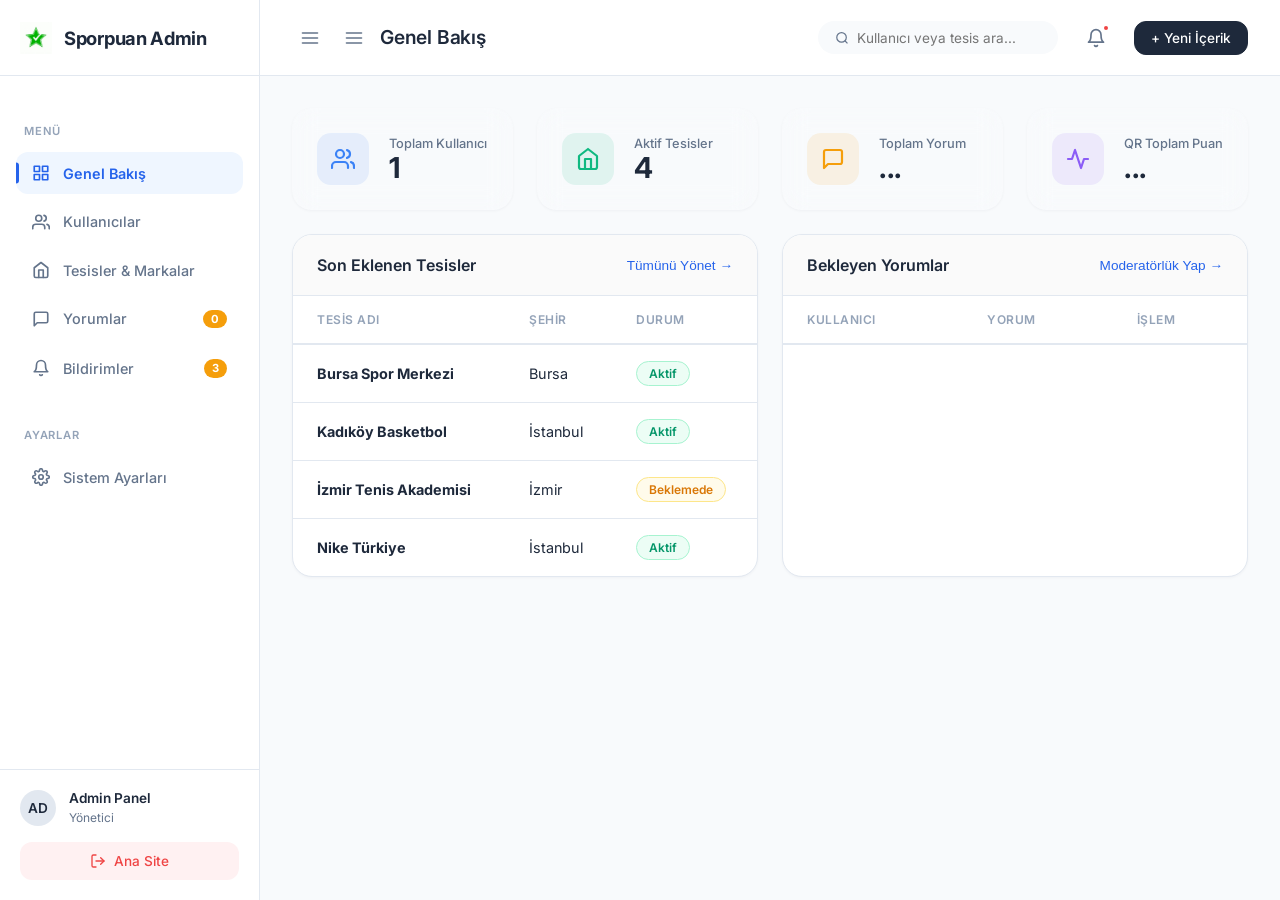
<file: dashboard.html>
<!DOCTYPE html>
<html lang="tr">
<head>
    <meta charset="UTF-8">
    <meta name="viewport" content="width=device-width, initial-scale=1.0">
    <title>Yönetim Paneli | Sporpuan</title>
    <link href="https://fonts.googleapis.com/css2?family=Outfit:wght@300;400;500;600;700;800&family=Inter:wght@200;400;800&display=swap" rel="stylesheet">
    <link rel="stylesheet" href="style.css">
    <link rel="stylesheet" href="dashboard.css">
    <link rel="icon" href="sporpuan_logo_new.png">
</head>
<body class="dashboard-body">

    <!-- NOTIFICATION PANEL OVERLAY -->
    <div id="notif-overlay" style="display:none; position:fixed; inset:0; z-index:900;" onclick="closeNotifPanel()"></div>
    <div id="notif-panel" style="display:none; position:fixed; top:64px; right:24px; width:360px; background:#fff; border-radius:16px; box-shadow:0 20px 60px rgba(15,23,42,.15); z-index:1000; overflow:hidden;">
        <div style="display:flex; align-items:center; justify-content:space-between; padding:1.25rem 1.5rem; border-bottom:1px solid #f1f5f9;">
            <h4 style="margin:0; font-size:1rem; font-weight:700; color:#0f172a;">Bildirimler</h4>
            <button onclick="markAllRead()" style="background:none; border:none; color:#3b82f6; font-size:0.78rem; font-weight:600; cursor:pointer;">Tümünü Okundu İşaretle</button>
        </div>
        <div id="notif-list" style="max-height:400px; overflow-y:auto;">    </div>
    </div>

    <!-- ADD CONTENT MODAL -->
    <div id="content-modal-overlay" style="display:none; position:fixed; inset:0; background:rgba(15,23,42,0.6); z-index:1100; align-items:center; justify-content:center; overflow-y:auto; padding:2rem 0;">
        <div id="content-modal-box" style="background:#fff; border-radius:20px; width:100%; max-width:620px; box-shadow:0 30px 80px rgba(0,0,0,.2); position:relative; margin:auto;">
            <!-- Header -->
            <div style="display:flex; align-items:center; justify-content:space-between; padding:1.75rem 2rem 0;">
                <div>
                    <h3 id="modal-main-title" style="margin:0 0 0.25rem; font-size:1.3rem; font-weight:800; color:#0f172a;">Yeni İçerik Ekle</h3>
                    <p style="margin:0; color:#64748b; font-size:0.85rem;">Türü seçin ve alanları doldurun.</p>
                </div>
                <button onclick="closeContentModal()" style="background:#f1f5f9; border:none; border-radius:50%; width:34px; height:34px; cursor:pointer; font-size:1.1rem; display:flex; align-items:center; justify-content:center;">✕</button>
            </div>

            <!-- Type Selector -->
            <div style="display:flex; gap:0.6rem; padding:1.25rem 2rem; border-bottom:1px solid #f1f5f9;">
                <button class="content-type-btn active" data-type="facility" onclick="selectContentType(this)">🏢 Tesis</button>
                <button class="content-type-btn" data-type="brand" onclick="selectContentType(this)">🏷️ Marka</button>
                <button class="content-type-btn" data-type="event" onclick="selectContentType(this)">📅 Etkinlik</button>
            </div>

            <form id="add-content-form" onsubmit="submitNewContent(event)" style="padding:1.5rem 2rem 2rem;">

                <!-- ═══════════ TESİS FORM ═══════════ -->
                <div id="fields-facility">
                    <div style="display:grid; grid-template-columns:1fr 1fr; gap:1rem; margin-bottom:1rem;">
                        <div style="grid-column:1/-1;">
                            <label class="fld-label">Tesis Adı *</label>
                            <input type="text" id="f-name" required placeholder="Örn: Bursa Fitness Plus" class="fld-input">
                        </div>
                        <div>
                            <label class="fld-label">Kategori</label>
                            <select id="f-category" class="fld-input">
                                <option>Fitness</option><option>Yüzme Havuzu</option><option>Tenis Kortu</option>
                                <option>Açık Saha</option><option>Spor Salonu</option><option>Outdoor</option>
                                <option>Basketbol Sahası</option><option>Futbol Sahası</option>
                            </select>
                        </div>
                        <div>
                            <label class="fld-label">Şehir</label>
                            <select id="f-city" class="fld-input">
                                <option>İstanbul</option><option>Ankara</option><option>İzmir</option>
                                <option>Bursa</option><option>Antalya</option><option>Trabzon</option>
                                <option>Konya</option><option>Adana</option>
                            </select>
                        </div>
                        <div>
                            <label class="fld-label">Açık Adres</label>
                            <input type="text" id="f-address" placeholder="Mahalle, ilçe..." class="fld-input">
                        </div>
                        <div>
                            <label class="fld-label">Telefon</label>
                            <input type="tel" id="f-phone" placeholder="0212 000 00 00" class="fld-input">
                        </div>
                        <div>
                            <label class="fld-label">Website</label>
                            <input type="url" id="f-website" placeholder="https://..." class="fld-input">
                        </div>
                        <div>
                            <label class="fld-label">Açılış Saati</label>
                            <input type="time" id="f-open" value="08:00" class="fld-input">
                        </div>
                        <div>
                            <label class="fld-label">Kapanış Saati</label>
                            <input type="time" id="f-close" value="22:00" class="fld-input">
                        </div>
                        <div style="grid-column:1/-1;">
                            <label class="fld-label">Açıklama</label>
                            <textarea id="f-desc" rows="3" placeholder="Tesis hakkında kısa açıklama..." class="fld-input" style="resize:none;"></textarea>
                        </div>
                        <div>
                            <label class="fld-label">Sahip / Firma Adı</label>
                            <input type="text" id="f-owner" placeholder="Örn: Spor A.Ş." class="fld-input">
                        </div>
                        <div>
                            <label class="fld-label">Başlangıç Puanı</label>
                            <input type="number" id="f-score" value="7.5" min="0" max="10" step="0.1" class="fld-input">
                        </div>
                        <div style="grid-column:1/-1;">
                            <label class="fld-label">Görsel / Logo URL</label>
                            <input type="url" id="f-image" placeholder="https://images.unsplash.com/photo-..." class="fld-input">
                        </div>

                    </div>
                </div>

                <!-- ═══════════ MARKA FORM ═══════════ -->
                <div id="fields-brand" style="display:none;">
                    <div style="display:grid; grid-template-columns:1fr 1fr; gap:1rem; margin-bottom:1rem;">
                        <div style="grid-column:1/-1;">
                            <label class="fld-label">Marka Adı *</label>
                            <input type="text" id="b-name" placeholder="Örn: Nike Türkiye" class="fld-input">
                        </div>
                        <div>
                            <label class="fld-label">Marka Türü</label>
                            <select id="b-type" class="fld-input">
                                <option>Spor Giyim</option><option>Ayakkabı</option><option>Ekipman</option>
                                <option>Beslenme / Supplement</option><option>Teknoloji</option><option>Diğer</option>
                            </select>
                        </div>
                        <div>
                            <label class="fld-label">Ülke / Köken</label>
                            <input type="text" id="b-country" placeholder="Örn: Türkiye" class="fld-input">
                        </div>
                        <div>
                            <label class="fld-label">Website</label>
                            <input type="url" id="b-website" placeholder="https://..." class="fld-input">
                        </div>
                        <div>
                            <label class="fld-label">İletişim E-Posta</label>
                            <input type="email" id="b-email" placeholder="info@marka.com" class="fld-input">
                        </div>
                        <div>
                            <label class="fld-label">Instagram</label>
                            <input type="text" id="b-instagram" placeholder="@kullanici" class="fld-input">
                        </div>
                        <div>
                            <label class="fld-label">Twitter / X</label>
                            <input type="text" id="b-twitter" placeholder="@kullanici" class="fld-input">
                        </div>
                        <div>
                            <label class="fld-label">LinkedIn</label>
                            <input type="url" id="b-linkedin" placeholder="https://linkedin.com/..." class="fld-input">
                        </div>
                        <div style="grid-column:1/-1;">
                            <label class="fld-label">Marka Açıklaması</label>
                            <textarea id="b-desc" rows="3" placeholder="Markanın kısa tanıtımı..." class="fld-input" style="resize:none;"></textarea>
                        </div>
                        <div>
                            <label class="fld-label">Başlangıç Puanı</label>
                            <input type="number" id="b-score" value="7.0" min="0" max="10" step="0.1" class="fld-input">
                        </div>
                        <div>
                            <label class="fld-label">Resmi Ortak mı?</label>
                            <select id="b-partner" class="fld-input">
                                <option value="0">Hayır</option>
                                <option value="1">Evet – Onaylı Ortak</option>
                            </select>
                        </div>
                    </div>
                </div>

                <!-- ═══════════ ETKİNLİK FORM ═══════════ -->
                <div id="fields-event" style="display:none;">
                    <div style="display:grid; grid-template-columns:1fr 1fr; gap:1rem; margin-bottom:1rem;">
                        <div style="grid-column:1/-1;">
                            <label class="fld-label">Etkinlik Adı *</label>
                            <input type="text" id="e-name" placeholder="Örn: İstanbul Maraton 2026" class="fld-input">
                        </div>
                        <div>
                            <label class="fld-label">Etkinlik Türü</label>
                            <select id="e-type" class="fld-input">
                                <option>Maraton</option><option>Triatlon</option><option>Festival</option>
                                <option>Turnuva</option><option>Kamp</option><option>Antrenman</option>
                                <option>Seminer / Workshop</option><option>Diğer</option>
                            </select>
                        </div>
                        <div>
                            <label class="fld-label">Şehir</label>
                            <select id="e-city" class="fld-input">
                                <option>İstanbul</option><option>Ankara</option><option>İzmir</option>
                                <option>Bursa</option><option>Antalya</option><option>Trabzon</option>
                            </select>
                        </div>
                        <div>
                            <label class="fld-label">Tarih</label>
                            <input type="date" id="e-date" class="fld-input">
                        </div>
                        <div>
                            <label class="fld-label">Başlangıç Saati</label>
                            <input type="time" id="e-time" value="09:00" class="fld-input">
                        </div>
                        <div>
                            <label class="fld-label">Mekan</label>
                            <input type="text" id="e-location" placeholder="Örn: Harbiye Cemil Topuzlu Açık Hava" class="fld-input">
                        </div>
                        <div>
                            <label class="fld-label">Max. Katılımcı</label>
                            <input type="number" id="e-capacity" placeholder="500" min="1" class="fld-input">
                        </div>
                        <div>
                            <label class="fld-label">Ücret (₺)</label>
                            <input type="number" id="e-price" placeholder="0 = Ücretsiz" min="0" value="0" class="fld-input">
                        </div>
                        <div>
                            <label class="fld-label">Organizatör</label>
                            <input type="text" id="e-organizer" placeholder="Organizer adı veya firma" class="fld-input">
                        </div>
                        <div>
                            <label class="fld-label">Kayıt Linki</label>
                            <input type="url" id="e-register" placeholder="https://..." class="fld-input">
                        </div>
                        <div style="grid-column:1/-1;">
                            <label class="fld-label">Etkinlik Açıklaması</label>
                            <textarea id="e-desc" rows="3" placeholder="Etkinlik detayları, program..." class="fld-input" style="resize:none;"></textarea>
                        </div>
                    </div>
                </div>

                <!-- Buttons -->
                <div style="display:flex; gap:0.75rem; justify-content:flex-end; margin-top:0.5rem; padding-top:1rem; border-top:1px solid #f1f5f9;">
                    <button type="button" onclick="closeContentModal()" style="background:#f1f5f9; border:none; border-radius:10px; padding:0.75rem 1.5rem; font-weight:600; cursor:pointer; color:#475569; font-family:inherit;">İptal</button>
                    <button type="submit" style="background:#0f172a; color:#fff; border:none; border-radius:10px; padding:0.75rem 1.75rem; font-weight:700; cursor:pointer; font-family:inherit;">Kaydet &amp; Ekle ✓</button>
                </div>
            </form>
        </div>
    </div>

    <!-- EDIT MODAL (for facilities, brands, events) -->
    <div id="edit-modal-overlay" style="display:none; position:fixed; inset:0; background:rgba(15,23,42,0.6); z-index:1100; align-items:center; justify-content:center; overflow-y:auto; padding:2rem 0;">
        <div style="background:#fff; border-radius:20px; width:100%; max-width:620px; box-shadow:0 30px 80px rgba(0,0,0,.2); position:relative; margin:auto;">
            <div style="display:flex; align-items:center; justify-content:space-between; padding:1.75rem 2rem 0;">
                <h3 id="edit-modal-title" style="margin:0; font-size:1.2rem; font-weight:800; color:#0f172a;">İçerik Düzenle</h3>
                <button onclick="closeEditModal()" style="background:#f1f5f9; border:none; border-radius:50%; width:34px; height:34px; cursor:pointer; font-size:1.1rem; display:flex; align-items:center; justify-content:center;">✕</button>
            </div>
            <form id="edit-content-form" onsubmit="submitEditContent(event)" style="padding:1.5rem 2rem 2rem;">
                <input type="hidden" id="edit-index">
                <div style="display:grid; grid-template-columns:1fr 1fr; gap:1rem; margin-bottom:1rem;">
                    <div style="grid-column:1/-1;">
                        <label class="fld-label">Ad / Başlık *</label>
                        <input type="text" id="edit-name" required class="fld-input">
                    </div>
                    <div>
                        <label class="fld-label">Kategori / Tür</label>
                        <input type="text" id="edit-category" class="fld-input">
                    </div>
                    <div>
                        <label class="fld-label">Şehir / Konum</label>
                        <input type="text" id="edit-city" class="fld-input">
                    </div>
                    <div>
                        <label class="fld-label">Puan (0-10)</label>
                        <input type="number" id="edit-score" min="0" max="10" step="0.1" class="fld-input">
                    </div>
                    <div>
                        <label class="fld-label">Durum</label>
                        <select id="edit-status" class="fld-input">
                            <option value="Aktif">Aktif</option>
                            <option value="Beklemede">Beklemede</option>
                            <option value="Pasif">Pasif</option>
                        </select>
                    </div>
                    <!-- FACILITY ONLY FIELDS (Hidden/Shown by JS) -->
                    <div id="edit-facility-extra" style="grid-column:1/-1; display:grid; grid-template-columns:1fr 1fr; gap:1rem;">
                        <div>
                            <label class="fld-label">Telefon</label>
                            <input type="text" id="edit-phone" class="fld-input">
                        </div>
                        <div>
                            <label class="fld-label">Açılış Saati</label>
                            <input type="time" id="edit-open" class="fld-input">
                        </div>
                        <div>
                            <label class="fld-label">Kapanış Saati</label>
                            <input type="time" id="edit-close" class="fld-input">
                        </div>
                        <div style="grid-column:1/-1;">
                            <label class="fld-label">Görsel URL</label>
                            <input type="url" id="edit-image" class="fld-input">
                        </div>
                        <div style="grid-column:1/-1;">
                            <label class="fld-label">Açıklama</label>
                            <textarea id="edit-desc" rows="3" class="fld-input" style="resize:none;"></textarea>
                        </div>
                    </div>
                </div>
                <div style="display:flex; gap:0.75rem; justify-content:flex-end; padding-top:1rem; border-top:1px solid #f1f5f9;">
                    <button type="button" onclick="closeEditModal()" style="background:#f1f5f9; border:none; border-radius:10px; padding:0.75rem 1.5rem; font-weight:600; cursor:pointer; color:#475569; font-family:inherit;">İptal</button>
                    <button type="submit" style="background:#0f172a; color:#fff; border:none; border-radius:10px; padding:0.75rem 1.75rem; font-weight:700; cursor:pointer; font-family:inherit;">Güncelle ✓</button>
                </div>
            </form>
        </div>
    </div>


    <!-- EDIT USER MODAL -->
    <div id="edit-user-modal-overlay" style="display:none; position:fixed; inset:0; background:rgba(15,23,42,0.6); z-index:1100; align-items:center; justify-content:center;">
        <div style="background:#fff; border-radius:20px; width:100%; max-width:480px; box-shadow:0 30px 80px rgba(0,0,0,.2); position:relative; margin:auto;">
            <div style="display:flex; align-items:center; justify-content:space-between; padding:1.75rem 2rem 0;">
                <h3 style="margin:0; font-size:1.2rem; font-weight:800; color:#0f172a;">Kullanıcı Düzenle</h3>
                <button onclick="closeUserEditModal()" style="background:#f1f5f9; border:none; border-radius:50%; width:34px; height:34px; cursor:pointer; font-size:1.1rem; display:flex; align-items:center; justify-content:center;">✕</button>
            </div>
            <form id="edit-user-form" onsubmit="submitUserEdit(event)" style="padding:1.5rem 2rem 2rem;">
                <input type="hidden" id="edit-user-id">
                <div style="display:flex; flex-direction:column; gap:1rem; margin-bottom:1.5rem;">
                    <div>
                        <label class="fld-label">Ad Soyad</label>
                        <input type="text" id="edit-user-name" required class="fld-input">
                    </div>
                    <div>
                        <label class="fld-label">Rol</label>
                        <select id="edit-user-role" class="fld-input">
                            <option value="Kullanıcı">Kullanıcı</option>
                            <option value="Admin">Admin</option>
                        </select>
                    </div>
                    <div>
                        <label class="fld-label">Puan (🏅)</label>
                        <input type="number" id="edit-user-points" min="0" class="fld-input">
                    </div>
                </div>
                <div style="display:flex; gap:0.75rem; justify-content:flex-end;">
                    <button type="button" onclick="closeUserEditModal()" style="background:#f1f5f9; border:none; border-radius:10px; padding:0.75rem 1.5rem; font-weight:600; cursor:pointer; color:#475569; font-family:inherit;">İptal</button>
                    <button type="submit" style="background:#0f172a; color:#fff; border:none; border-radius:10px; padding:0.75rem 1.75rem; font-weight:700; cursor:pointer; font-family:inherit;">Kaydet ✓</button>
                </div>
            </form>
        </div>
    </div>

    <div class="dash-layout">
        <!-- SIDEBAR -->
        <aside class="dash-sidebar">
            <div class="ds-logo">
                <img src="sporpuan_logo_new.png" alt="Sporpuan Logo">
                <span>Sporpuan Admin</span>
            </div>
            
            <nav class="ds-nav">
                <div class="ds-nav-group">Menü</div>
                <button class="ds-nav-item active" data-tab="overview">
                    <svg viewBox="0 0 24 24"><rect x="3" y="3" width="7" height="7"></rect><rect x="14" y="3" width="7" height="7"></rect><rect x="14" y="14" width="7" height="7"></rect><rect x="3" y="14" width="7" height="7"></rect></svg>
                    <span>Genel Bakış</span>
                </button>
                <button class="ds-nav-item" data-tab="users">
                    <svg viewBox="0 0 24 24"><path d="M17 21v-2a4 4 0 0 0-4-4H5a4 4 0 0 0-4 4v2"></path><circle cx="9" cy="7" r="4"></circle><path d="M23 21v-2a4 4 0 0 0-3-3.87"></path><path d="M16 3.13a4 4 0 0 1 0 7.75"></path></svg>
                    <span>Kullanıcılar</span>
                </button>
                <button class="ds-nav-item" data-tab="facilities">
                    <svg viewBox="0 0 24 24"><path d="M3 9l9-7 9 7v11a2 2 0 0 1-2 2H5a2 2 0 0 1-2-2z"></path><polyline points="9 22 9 12 15 12 15 22"></polyline></svg>
                    <span>Tesisler &amp; Markalar</span>
                </button>
                <button class="ds-nav-item" data-tab="reviews">
                    <svg viewBox="0 0 24 24"><path d="M21 15a2 2 0 0 1-2 2H7l-4 4V5a2 2 0 0 1 2-2h14a2 2 0 0 1 2 2z"></path></svg>
                    <span>Yorumlar</span> <span class="badge warning ml-auto" id="pending-comments-badge">0</span>
                </button>
                <button class="ds-nav-item" data-tab="notifications">
                    <svg viewBox="0 0 24 24"><path d="M18 8A6 6 0 0 0 6 8c0 7-3 9-3 9h18s-3-2-3-9"></path><path d="M13.73 21a2 2 0 0 1-3.46 0"></path></svg>
                    <span>Bildirimler</span> <span class="badge danger ml-auto" id="notif-badge">3</span>
                </button>
                
                <div class="ds-nav-group" style="margin-top:2rem;">Ayarlar</div>
                <button class="ds-nav-item" data-tab="settings">
                    <svg viewBox="0 0 24 24"><circle cx="12" cy="12" r="3"></circle><path d="M19.4 15a1.65 1.65 0 0 0 .33 1.82l.06.06a2 2 0 0 1 0 2.83 2 2 0 0 1-2.83 0l-.06-.06a1.65 1.65 0 0 0-1.82-.33 1.65 1.65 0 0 0-1 1.51V21a2 2 0 0 1-2 2 2 2 0 0 1-2-2v-.09A1.65 1.65 0 0 0 9 19.4a1.65 1.65 0 0 0-1.82.33l-.06.06a2 2 0 0 1-2.83 0 2 2 0 0 1 0-2.83l.06-.06A1.65 1.65 0 0 0 4.68 15a1.65 1.65 0 0 0-1.51-1H3a2 2 0 0 1-2-2 2 2 0 0 1 2-2h.09A1.65 1.65 0 0 0 4.6 9a1.65 1.65 0 0 0-.33-1.82l-.06-.06a2 2 0 0 1 0-2.83 2 2 0 0 1 2.83 0l.06.06A1.65 1.65 0 0 0 9 4.68a1.65 1.65 0 0 0 1-1.51V3a2 2 0 0 1 2-2 2 2 0 0 1 2 2v.09a1.65 1.65 0 0 0 1 1.51 1.65 1.65 0 0 0 1.82-.33l.06-.06a2 2 0 0 1 2.83 0 2 2 0 0 1 0 2.83l-.06.06A1.65 1.65 0 0 0 19.4 9a1.65 1.65 0 0 0 1.51 1H21a2 2 0 0 1 2 2 2 2 0 0 1-2 2h-.09a1.65 1.65 0 0 0-1.51 1z"></path></svg>
                    <span>Sistem Ayarları</span>
                </button>
            </nav>

            <div class="ds-footer">
                <div class="ds-user">
                    <div class="avatar">AD</div>
                    <div class="info">
                        <strong>Admin Panel</strong>
                        <span>Yönetici</span>
                    </div>
                </div>
                <a href="index.html" class="ds-logout"><svg viewBox="0 0 24 24"><path d="M9 21H5a2 2 0 0 1-2-2V5a2 2 0 0 1 2-2h4"></path><polyline points="16 17 21 12 16 7"></polyline><line x1="21" y1="12" x2="9" y2="12"></line></svg> <span>Ana Site</span></a>
            </div>
        </aside>

        <!-- MAIN LAYOUT -->
        <main class="dash-main">
            <!-- HEADER -->
            <header class="dash-topbar">
                <div class="dt-title" style="display:flex; align-items:center; gap:0.5rem;">
                    <button class="icon-btn mobile-sidebar-toggle" id="mobile-sidebar-btn" title="Menüyü Aç/Kapat">
                        <svg viewBox="0 0 24 24"><line x1="3" y1="12" x2="21" y2="12"></line><line x1="3" y1="6" x2="21" y2="6"></line><line x1="3" y1="18" x2="21" y2="18"></line></svg>
                    </button>
                    <button class="icon-btn desktop-only" id="sidebar-toggle" title="Menüyü Daralt">
                        <svg viewBox="0 0 24 24"><line x1="3" y1="12" x2="21" y2="12"></line><line x1="3" y1="6" x2="21" y2="6"></line><line x1="3" y1="18" x2="21" y2="18"></line></svg>
                    </button>
                    <h1 id="page-title">Genel Bakış</h1>
                </div>
                <div class="dt-actions">
                    <div class="dt-search">
                        <svg viewBox="0 0 24 24"><circle cx="11" cy="11" r="8"></circle><line x1="21" y1="21" x2="16.65" y2="16.65"></line></svg>
                        <input type="text" id="global-search" placeholder="Kullanıcı veya tesis ara..." oninput="doGlobalSearch(this.value)">
                    </div>
                    <button class="icon-btn" id="notif-btn" onclick="toggleNotifPanel()" title="Bildirimler" style="position:relative;">
                        <svg viewBox="0 0 24 24"><path d="M18 8A6 6 0 0 0 6 8c0 7-3 9-3 9h18s-3-2-3-9"></path><path d="M13.73 21a2 2 0 0 1-3.46 0"></path></svg>
                        <span class="indicator" id="notif-indicator"></span>
                    </button>
                    <button class="primary-btn-sm" onclick="openContentModal()">+ Yeni İçerik</button>
                </div>
            </header>

            <!-- OVERVIEW TAB -->
            <div class="dash-content-wrapper" id="content-overview">
                <div class="dash-stats-grid">
                    <div class="ds-card glass-card hover-lift">
                        <div class="card-icon" style="background: rgba(59, 130, 246, 0.1); color: #3b82f6;">
                            <svg viewBox="0 0 24 24"><path d="M17 21v-2a4 4 0 0 0-4-4H5a4 4 0 0 0-4 4v2"></path><circle cx="9" cy="7" r="4"></circle><path d="M23 21v-2a4 4 0 0 0-3-3.87"></path><path d="M16 3.13a4 4 0 0 1 0 7.75"></path></svg>
                        </div>
                        <div class="card-info">
                            <p class="lbl">Toplam Kullanıcı</p>
                            <h2 class="val" id="stat-users">...</h2>
                        </div>
                    </div>
                    <div class="ds-card glass-card hover-lift">
                        <div class="card-icon" style="background: rgba(16, 185, 129, 0.1); color: #10b981;">
                            <svg viewBox="0 0 24 24"><path d="M3 9l9-7 9 7v11a2 2 0 0 1-2 2H5a2 2 0 0 1-2-2z"></path><polyline points="9 22 9 12 15 12 15 22"></polyline></svg>
                        </div>
                        <div class="card-info">
                            <p class="lbl">Aktif Tesisler</p>
                            <h2 class="val" id="stat-facilities">...</h2>
                        </div>
                    </div>
                    <div class="ds-card glass-card hover-lift">
                        <div class="card-icon" style="background: rgba(245, 158, 11, 0.1); color: #f59e0b;">
                            <svg viewBox="0 0 24 24"><path d="M21 15a2 2 0 0 1-2 2H7l-4 4V5a2 2 0 0 1 2-2h14a2 2 0 0 1 2 2z"></path></svg>
                        </div>
                        <div class="card-info">
                            <p class="lbl">Toplam Yorum</p>
                            <h2 class="val" id="stat-reviews">...</h2>
                        </div>
                    </div>
                    <div class="ds-card glass-card hover-lift">
                        <div class="card-icon" style="background: rgba(139, 92, 246, 0.1); color: #8b5cf6;">
                            <svg viewBox="0 0 24 24"><polyline points="22 12 18 12 15 21 9 3 6 12 2 12"></polyline></svg>
                        </div>
                        <div class="card-info">
                            <p class="lbl">QR Toplam Puan</p>
                            <h2 class="val" id="stat-qr-points">...</h2>
                        </div>
                    </div>
                </div>

                <div class="dash-grid-2">
                    <div class="dt-panel">
                        <div class="dtp-header">
                            <h3>Son Eklenen Tesisler</h3>
                            <button class="text-link" onclick="switchTab('facilities')">Tümünü Yönet &rarr;</button>
                        </div>
                        <div class="table-responsive">
                            <table class="modern-table">
                                <thead><tr><th>Tesis Adı</th><th>Şehir</th><th>Durum</th></tr></thead>
                                <tbody id="table-recent-facilities"></tbody>
                            </table>
                        </div>
                    </div>
                    <div class="dt-panel">
                        <div class="dtp-header">
                            <h3>Bekleyen Yorumlar</h3>
                            <button class="text-link" onclick="switchTab('reviews')">Moderatörlük Yap &rarr;</button>
                        </div>
                        <div class="table-responsive">
                            <table class="modern-table">
                                <thead><tr><th>Kullanıcı</th><th>Yorum</th><th>İşlem</th></tr></thead>
                                <tbody id="table-recent-reviews"></tbody>
                            </table>
                        </div>
                    </div>
                </div>
            </div>

            <!-- USERS TAB -->
            <div class="dash-content-wrapper" id="content-users" style="display: none;">
                <div class="dt-panel flex-panel">
                    <div class="dtp-header">
                        <h3>Tüm Kullanıcılar</h3>
                        <div class="dtp-actions">
                            <input type="text" id="user-search" placeholder="Kullanıcı ara..." oninput="filterUserTable(this.value)" style="border:1px solid #e2e8f0; border-radius:8px; padding:0.5rem 0.8rem; font-family:inherit; outline:none; font-size:0.85rem;">
                            <select id="user-role-filter" class="dtp-select" onchange="filterUserTable(document.getElementById('user-search').value)">
                                <option value="">Tüm Roller</option>
                                <option value="Admin">Yöneticiler</option>
                                <option value="Kullanıcı">Kullanıcılar</option>
                            </select>
                        </div>
                    </div>
                    <div class="table-responsive flex-1">
                        <table class="modern-table">
                            <thead>
                                <tr>
                                    <th>Kullanıcı</th>
                                    <th>E-Posta</th>
                                    <th>Rol</th>
                                    <th>Sporpuan</th>
                                    <th>Kayıt Tarihi</th>
                                    <th>İşlem</th>
                                </tr>
                            </thead>
                            <tbody id="table-all-users"></tbody>
                        </table>
                    </div>
                </div>
            </div>

            <!-- FACILITIES TAB -->
            <div class="dash-content-wrapper" id="content-facilities" style="display: none;">
                <div class="dt-panel flex-panel">
                    <div class="dtp-header">
                        <h3>Tesis ve Marka Yönetimi</h3>
                        <div class="dtp-actions" style="display:flex; gap:0.5rem; align-items:center;">
                            <input type="text" id="facility-search" placeholder="Tesis ara..." oninput="filterFacilityTable(this.value)" style="border:1px solid #e2e8f0; border-radius:8px; padding:0.5rem 0.8rem; font-family:inherit; outline:none; font-size:0.85rem;">
                            <select id="facility-type-filter" class="dtp-select" onchange="filterFacilityTable(document.getElementById('facility-search').value)" style="min-width:120px;">
                                <option value="">Tüm Türler</option>
                                <option value="facility">🏢 Tesisler</option>
                                <option value="brand">🏷️ Markalar</option>
                                <option value="event">📅 Etkinlikler</option>
                            </select>
                            <button class="primary-btn-sm" style="background:var(--sporpuan-green);" onclick="openContentModal()">+ Ekle</button>
                        </div>

                    </div>
                    <div class="table-responsive flex-1">
                        <table class="modern-table">
                            <thead>
                                <tr>
                                    <th>Tesis/Marka Adı</th><th>Kategori</th><th>Şehir/Konum</th><th>Puan</th><th>Durum</th><th>İşlem</th>
                                </tr>
                            </thead>
                            <tbody id="table-all-facilities"></tbody>
                        </table>
                    </div>
                </div>
            </div>

            <!-- REVIEWS TAB -->
            <div class="dash-content-wrapper" id="content-reviews" style="display: none;">
                <div class="dt-panel flex-panel">
                    <div class="dtp-header">
                        <h3>Kullanıcı Yorumları</h3>
                        <div class="dtp-actions">
                            <select class="dtp-select" id="review-status-filter" onchange="filterReviewTable(this.value)">
                                <option value="">Tümü</option>
                                <option value="Beklemede">Bekleyenler</option>
                                <option value="Onaylı">Onaylananlar</option>
                                <option value="Reddedildi">Reddedilenler</option>
                            </select>
                        </div>
                    </div>
                    <div class="table-responsive flex-1">
                        <table class="modern-table">
                            <thead>
                                <tr><th>Tarih</th><th>Kullanıcı</th><th>Tesis</th><th>Yorum Metni</th><th>Durum</th><th>İşlem</th></tr>
                            </thead>
                            <tbody id="table-all-reviews"></tbody>
                        </table>
                    </div>
                </div>
            </div>

            <!-- NOTIFICATIONS TAB -->
            <div class="dash-content-wrapper" id="content-notifications" style="display: none;">
                <div class="dt-panel" style="max-width:700px; margin:0 auto; width:100%;">
                    <div class="dtp-header">
                        <h3>Sistem Bildirimleri</h3>
                        <button class="text-link" onclick="markAllRead()">Tümünü Okundu İşaretle</button>
                    </div>
                    <div id="notif-tab-list" style="padding:0;"></div>
                </div>
            </div>

            <!-- SETTINGS TAB -->
            <div class="dash-content-wrapper" id="content-settings" style="display: none;">
                <div class="dt-panel" style="max-width:800px; margin:0 auto; width:100%;">
                    <div class="dtp-header">
                        <h3>Sistem Ayarları</h3>
                        <button class="primary-btn-sm" onclick="saveSettings()">Kaydet</button>
                    </div>
                    <div style="padding:2rem; display:flex; flex-direction:column; gap:1.5rem;">
                        <div>
                            <label style="display:block; font-size:0.9rem; font-weight:600; color:var(--text-muted); margin-bottom:0.5rem;">Site Adı</label>
                            <input type="text" id="setting-site-name" value="Sporpuan" style="width:100%; border:1px solid var(--border-color); border-radius:8px; padding:0.8rem; font-family:inherit; outline:none; box-sizing:border-box;">
                        </div>
                        <div>
                            <label style="display:block; font-size:0.9rem; font-weight:600; color:var(--text-muted); margin-bottom:0.5rem;">Site Açıklaması (SEO)</label>
                            <textarea id="setting-seo-desc" style="width:100%; border:1px solid var(--border-color); border-radius:8px; padding:0.8rem; font-family:inherit; min-height:100px; resize:vertical; outline:none; box-sizing:border-box;">Türkiye'nin bağımsız spor platformu.</textarea>
                        </div>
                        <div>
                            <label style="display:block; font-size:0.9rem; font-weight:600; color:var(--text-muted); margin-bottom:0.75rem;">Moderasyon Kuralları</label>
                            <div style="display:flex; flex-direction:column; gap:0.75rem;">
                                <label style="display:flex; align-items:center; gap:0.75rem; font-size:0.9rem; color:var(--text-main); cursor:pointer;">
                                    <input type="checkbox" id="setting-auto-pending" checked style="width:18px;height:18px;accent-color:var(--sporpuan-green);">
                                    Yeni yorumlar otomatik olarak "Beklemede" durumuna düşsün
                                </label>
                                <label style="display:flex; align-items:center; gap:0.75rem; font-size:0.9rem; color:var(--text-main); cursor:pointer;">
                                    <input type="checkbox" id="setting-email-notif" checked style="width:18px;height:18px;accent-color:var(--sporpuan-green);">
                                    Yeni yorum geldiğinde admin'e e-posta gönder
                                </label>
                                <label style="display:flex; align-items:center; gap:0.75rem; font-size:0.9rem; color:var(--text-main); cursor:pointer;">
                                    <input type="checkbox" id="setting-qr-active" checked style="width:18px;height:18px;accent-color:var(--sporpuan-green);">
                                    QR puan sistemi aktif olsun
                                </label>
                            </div>
                        </div>
                        <div style="display:grid; grid-template-columns:1fr 1fr; gap:1rem;">
                            <div>
                                <label style="display:block; font-size:0.9rem; font-weight:600; color:var(--text-muted); margin-bottom:0.5rem;">Tesis QR Puanı</label>
                                <input type="number" id="setting-facility-pts" value="10" style="width:100%; border:1px solid var(--border-color); border-radius:8px; padding:0.8rem; font-family:inherit; outline:none; box-sizing:border-box;">
                            </div>
                            <div>
                                <label style="display:block; font-size:0.9rem; font-weight:600; color:var(--text-muted); margin-bottom:0.5rem;">Etkinlik QR Puanı</label>
                                <input type="number" id="setting-event-pts" value="50" style="width:100%; border:1px solid var(--border-color); border-radius:8px; padding:0.8rem; font-family:inherit; outline:none; box-sizing:border-box;">
                            </div>
                        </div>
                    </div>
                </div>
            </div>

        </main>
    </div>

    <script src="dashboard.js"></script>
</body>
</html>
</file>
<file: style.css>
:root {
    --bg-color: #f8fafc;
    --text-main: #1e293b;
    --text-light: #94a3b8;
    --text-muted: #64748b;
    --border-color: #e2e8f0;
    
    --sporpuan-green: #10b981; /* Premium Emerald */
    --sporpuan-green-dark: #059669;
    --sporpuan-blue: #3b82f6;
    --sporpuan-blue-light: #60a5fa;
    --sporpuan-orange: #f39c12;
    --sporpuan-navy: #0f172a;
    
    --shadow-sm: 0 1px 3px rgba(0,0,0,0.05);
    --shadow-md: 0 4px 6px -1px rgba(0,0,0,0.1), 0 2px 4px -2px rgba(0,0,0,0.1);
    --shadow-lg: 0 20px 25px -5px rgba(0,0,0,0.1), 0 10px 10px -5px rgba(0,0,0,0.04);
    
    --container-width: 1400px;
    --sporpuan-purple: #8b5cf6;
}

* { margin: 0; padding: 0; box-sizing: border-box; }

body {
    font-family: 'Outfit', sans-serif; background-color: var(--bg-color); color: var(--text-main);
    min-height: 100vh; overflow-x: hidden;
}

body.modal-open { overflow: hidden; }

.app-container { max-width: 1400px; margin: 0 auto; padding: 0 2rem; }
.desktop-only { display: block; }
@media (max-width: 900px) {
    .desktop-only { display: none !important; }
}

/* HOME VIEW LAYOUT */
#home-view {
    width: 100%;
}
#home-view > main.app-container {
    max-width: none !important;
    width: 100% !important;
    padding: 0 !important;
}


/* TOP BANNER */
.top-banner { background-color: var(--sporpuan-navy); color: #fff; padding: 0.6rem 0; font-size: 0.85rem; font-weight: 500; cursor: pointer; transition: background-color 0.2s; }
.top-banner:hover { background-color: #0c1524; }
.top-banner-inner { display: flex; align-items: center; justify-content: center; gap: 0.5rem; }
.tb-text {
    transition: opacity 0.4s ease;
}
.tb-icon { color: var(--sporpuan-green); display: flex; align-items: center; }
.tb-link { color: var(--sporpuan-green); font-weight: 700; margin-left: 0.3rem; }

/* HEADER matching Mockup */
.main-header {
    border-bottom: 1px solid var(--border-color); background: #ffffff; padding: 0.7rem 0;
    position: sticky; top: 0; z-index: 100;
}
.header-inner { display: flex; justify-content: space-between; align-items: center; }
.logo { display: flex; align-items: center; gap: 5px; font-size: 1.8rem; cursor: pointer; font-family: 'Inter', sans-serif; letter-spacing: -0.5px; }
.logo img { height: 52px; width: 52px; object-fit: contain; flex-shrink: 0; transition: transform 0.3s cubic-bezier(0.34, 1.56, 0.64, 1); mix-blend-mode: multiply; }
.logo:hover img { transform: scale(1.15) rotate(5deg); }
.logo-text { font-weight: 200; color: var(--sporpuan-navy); }

.header-nav { display: flex; align-items: center; gap: 2rem; font-size: 0.95rem; color: var(--text-main); font-weight: 500; }
.header-nav a { color: var(--text-muted); text-decoration: none; transition: color 0.2s; }
.header-nav a:hover { color: var(--text-main); }
.header-phone { display: flex; align-items: center; gap: 0.5rem; color: var(--text-muted); }
.header-user { display: flex; align-items: center; gap: 0.8rem; cursor: pointer; background: #f8fafc; padding: 0.4rem 0.8rem; border-radius: 20px; transition: background 0.2s; }
.header-user:hover { background: #f1f5f9; }
.user-avatar { width: 32px; height: 32px; border-radius: 50%; object-fit: cover; }
.user-name { font-weight: 600; color: var(--text-main); }

/* HERO SECTION */
.hero-section { 
    background: linear-gradient(rgba(15, 23, 42, 0.75), rgba(15, 23, 42, 0.75)), url('sporting_event_hero.png');
    background-size: cover;
    background-position: center;
    padding: 3rem 0 1rem; 
    text-align: center; 
    color: #fff;
    border-radius: 0;
    margin-bottom: 0;
    height: calc(100vh - 130px); /* Account for header (68px) and footer (~60px) */
    display: flex;
    flex-direction: column;
    align-items: center;
    position: relative;
    overflow: hidden;
}
.hero-section::before {
    content: '';
    position: absolute;
    bottom: -50%;
    right: -20%;
    width: 600px;
    height: 600px;
    background: radial-gradient(circle, rgba(46, 204, 113, 0.12) 0%, transparent 70%);
    border-radius: 50%;
    pointer-events: none;
}
.hero-tag { display: inline-flex; align-items: center; gap: 0.6rem; background: rgba(255,255,255,0.1); backdrop-filter: blur(10px); border: 1px solid rgba(255,255,255,0.2); padding: 0.3rem 1rem; border-radius: 20px; font-size: 0.8rem; font-weight: 600; color: #fff; margin-bottom: 1rem; }
.pulse-dot { width: 8px; height: 8px; background: #22c55e; border-radius: 50%; box-shadow: 0 0 0 3px rgba(34, 197, 94, 0.4); }
h1 { font-size: 3rem; font-weight: 800; line-height: 1.1; margin-bottom: 0.8rem; color: #fff; letter-spacing: -1px; }
.hero-subtext { font-size: 1rem; color: rgba(255,255,255,0.8); max-width: 650px; margin: 0 auto 1.5rem; line-height: 1.6; }


/* Search Bar — Premium Glassmorphic */
.search-container {
    display: flex;
    align-items: center;
    width: 100%;
    max-width: 650px !important;
    background: rgba(255, 255, 255, 0.08);
    backdrop-filter: blur(16px);
    -webkit-backdrop-filter: blur(16px);
    border: 1px solid rgba(255, 255, 255, 0.15);
    border-radius: 50px;
    padding: 0.4rem 0.4rem 0.4rem 1.5rem;
    box-shadow: 0 4px 30px rgba(0, 0, 0, 0.15);
    margin: 0 auto 1rem; /* reduced from 2rem */

    transition: border-color 0.4s ease, box-shadow 0.4s ease, background 0.4s ease;
}
.search-container:focus-within {
    border-color: rgba(46, 204, 113, 0.5);
    box-shadow: 0 4px 30px rgba(0, 0, 0, 0.15), 0 0 0 3px rgba(46, 204, 113, 0.15);
    background: rgba(255, 255, 255, 0.12);
}
.search-input-wrapper {
    flex-grow: 1;
    display: flex;
    align-items: center;
    gap: 0.8rem;
}
.search-icon { color: rgba(255, 255, 255, 0.45); transition: color 0.3s; }
.search-container:focus-within .search-icon { color: var(--sporpuan-green); }
.search-input-wrapper input {
    width: 100%;
    border: none;
    outline: none;
    font-family: inherit;
    font-size: 1rem;
    color: #ffffff;
    background: transparent;
    letter-spacing: 0.2px;
}
.search-input-wrapper input::placeholder { color: rgba(255, 255, 255, 0.4); }
.search-btn {
    background: var(--sporpuan-green);
    color: #ffffff;
    border: none;
    padding: 0.7rem 1.8rem;
    border-radius: 50px;
    font-size: 0.95rem;
    font-weight: 600;
    cursor: pointer;
    font-family: inherit;
    transition: background 0.3s, transform 0.2s, box-shadow 0.3s;
    letter-spacing: 0.3px;
}
.search-btn:hover {
    background: var(--sporpuan-green-dark);
    transform: translateY(-1px);
    box-shadow: 0 4px 15px rgba(46, 204, 113, 0.35);
}

/* Hero Tabs */
.hero-tabs { display: flex; gap: 2.5rem; border-bottom: 1px solid rgba(255,255,255,0.2); width: 100%; max-width: 700px; justify-content: center; margin-bottom: 2rem; }
.hero-tabs .tab { display: flex; align-items: center; gap: 0.6rem; padding: 1rem 0; color: rgba(255,255,255,0.6); text-decoration: none; font-weight: 600; font-size: 0.95rem; border-bottom: 2px solid transparent; transition: all 0.2s; text-shadow: 0 1px 2px rgba(0,0,0,0.5); }
.hero-tabs .tab.active, .hero-tabs .tab:hover { color: #ffffff; border-bottom-color: #ffffff; }
.hero-tabs .tab svg { stroke: currentColor; opacity: 0.8; }

/* Loader & Error */
.loader { width: 40px; height: 40px; border: 3px solid var(--border-color); border-radius: 50%; border-top-color: var(--sporpuan-green); animation: spin 1s ease-in-out infinite; margin: 4rem auto; display: none; }
@keyframes spin { to { transform: rotate(360deg); } }
.error-msg { text-align: center; background: #fef2f2; border: 1px solid #fecaca; color: #ef4444; padding: 2rem; border-radius: 12px; margin-bottom: 2rem; }

/* List Container (Grid System) */
.list-container { padding-bottom: 6rem; }
.list-container.grid-layout { display: grid; grid-template-columns: repeat(3, 1fr); gap: 1.5rem; }

@media (max-width: 900px) { .list-container.grid-layout { grid-template-columns: repeat(2, 1fr); } }
@media (max-width: 600px) { .list-container.grid-layout { grid-template-columns: 1fr; } }

/* Grid Card matching Mockup */
.grid-card {
    background: #ffffff;
    border: 1px solid #f1f5f9;
    border-radius: 24px;
    overflow: hidden;
    transition: all 0.4s cubic-bezier(0.16, 1, 0.3, 1);
    cursor: pointer;
    display: flex;
    flex-direction: column;
    box-shadow: 0 4px 20px rgba(0,0,0,0.03);
}
.grid-card:hover {
    box-shadow: 0 20px 40px rgba(15, 23, 42, 0.08);
    transform: translateY(-8px);
}

.gc-header {
    height: 220px;
    background-size: cover;
    background-position: center;
    position: relative;
    padding: 1.2rem;
    display: flex;
    flex-direction: column;
    justify-content: space-between;
}

.gc-top { display: flex; justify-content: space-between; align-items: flex-start; }
.gc-type {
    background: #ffffff; color: var(--text-main); font-weight: 700; font-size: 0.8rem;
    padding: 0.3rem 0.8rem; border-radius: 20px; box-shadow: var(--shadow-sm); 
}
.gc-fav {
    background: transparent; border: none; color: #ffffff; cursor: pointer; transition: transform 0.2s; 
    filter: drop-shadow(0 2px 4px rgba(0,0,0,0.3));
}
.gc-fav:hover { transform: scale(1.1); }

.gc-bottom { display: flex; justify-content: space-between; align-items: flex-end; }
.gc-title-wrap { display: flex; align-items: center; gap: 0.4rem; padding-right: 1rem; }
.gc-title { color: #ffffff; font-size: 1.2rem; font-weight: 800; line-height: 1.3; margin: 0; text-shadow: 0 2px 4px rgba(0,0,0,0.6); display: -webkit-box; -webkit-line-clamp: 2; line-clamp: 2; -webkit-box-orient: vertical; overflow: hidden; }
.gc-verified { filter: drop-shadow(0 2px 4px rgba(0,0,0,0.4)); display: flex; align-items: center;}
.gc-location { color: #ffffff; font-size: 0.85rem; font-weight: 600; display: flex; align-items: center; gap: 0.3rem; text-shadow: 0 1px 3px rgba(0,0,0,0.5); white-space: nowrap; }

.gc-footer {
    padding: 1.2rem;
    display: flex;
    align-items: center;
    gap: 1.2rem;
}

.gc-score-circle {
    position: relative;
    width: 60px;
    height: 60px;
    display: flex;
    align-items: center;
    justify-content: center;
}
.gc-score-circle .circle-svg { position: absolute; inset: 0; width: 100%; height: 100%; transform: rotate(-90deg); }
.gc-score-circle .circle-bg { fill: none; stroke: #f1f5f9; stroke-width: 4; }
.gc-score-circle .circle-bar { fill: none; stroke-linecap: round; transition: stroke-dasharray 1s ease; }
.gc-score-circle .circle-bar.green { stroke: var(--sporpuan-green); }
.gc-score-circle .circle-bar.blue { stroke: var(--sporpuan-blue-light); }
.gc-score-val { font-size: 1.3rem; font-weight: 800; color: var(--text-main); z-index: 2; }

.gc-score-info { display: flex; flex-direction: column; justify-content: center; gap: 0.3rem; }
.gc-score-info strong { font-size: 1rem; color: var(--text-main); font-weight: 800; }
.gc-stats { display: flex; align-items: center; gap: 1rem; font-size: 0.8rem; font-weight: 600; }
.gc-reviews { color: var(--text-muted); display: flex; align-items: center; gap: 0.3rem; }
.gc-recommend { color: var(--sporpuan-green); }

/* Mini Progress Bars */
.mini-scores-wrap { display: flex; gap: 1.5rem; margin-top: 1rem; flex-wrap: wrap; }
.mini-score-col { display: flex; flex-direction: column; gap: 0.3rem; width: 110px; }
.mini-score-label { display: flex; justify-content: space-between; font-size: 0.8rem; font-weight: 700; color: var(--text-main); }
.progress-track { width: 100%; height: 8px; background: #f1f5f9; border-radius: 4px; overflow: hidden; }
.progress-fill { height: 100%; border-radius: 4px; transition: width 0.8s cubic-bezier(0.16, 1, 0.3, 1); }
.progress-fill.green { background: var(--sporpuan-green); }
.progress-fill.orange { background: var(--sporpuan-orange); }
.progress-fill.blue { background: var(--sporpuan-blue); }

.list-item-score { display: flex; flex-direction: column; align-items: center; justify-content: center; border-left: 1px dashed var(--border-color); padding-left: 2rem; min-width: 160px; }
.circle-score { position: relative; width: 80px; height: 80px; display: flex; align-items: center; justify-content: center; font-size: 1.8rem; font-weight: 800; color: var(--sporpuan-navy); }
.circle-svg { position: absolute; inset: 0; width: 100%; height: 100%; transform: rotate(-90deg); }
.circle-bg { fill: none; stroke: #f1f5f9; stroke-width: 6; }
.circle-bar { fill: none; stroke: var(--sporpuan-green); stroke-width: 6; stroke-linecap: round; transition: stroke-dasharray 1s ease; }

/* FULL PAGE DETAILS VIEW */
.details-page-wrapper { width: 100%; padding-bottom: 6rem;}

.dp-banner {
    width: 100%;
    height: 350px;
    background-size: cover;
    background-position: center;
    position: relative;
    display: flex;
    align-items: flex-end;
}

.dp-banner-overlay {
    position: absolute;
    inset: 0;
    background: linear-gradient(to right, rgba(0,0,0,0.8), rgba(0,0,0,0.4));
}

.dp-banner-content {
    position: relative;
    z-index: 10;
    width: 100%;
    max-width: 1100px;
    margin: 0 auto;
    padding: 2rem;
    display: flex;
    justify-content: space-between;
    align-items: flex-end;
}

.dp-tags { display: flex; gap: 0.5rem; margin-bottom: 1rem; }
.dp-tag { padding: 0.3rem 0.8rem; border-radius: 20px; font-size: 0.8rem; font-weight: 600; color: #fff; background: rgba(255,255,255,0.2); backdrop-filter: blur(5px); }
.dp-tag.primary { background: var(--sporpuan-blue); }

.dp-title { font-size: 2.8rem; font-weight: 800; color: #ffffff; margin-bottom: 1rem; line-height: 1.1; }

.dp-meta-row { display: flex; gap: 1.5rem; color: #cbd5e1; font-size: 0.95rem; font-weight: 500; }
.dp-meta-item { display: flex; align-items: center; gap: 0.4rem; }

.dp-banner-score {
    background: rgba(255, 255, 255, 0.15);
    backdrop-filter: blur(10px);
    border: 1px solid rgba(255,255,255,0.2);
    border-radius: 16px;
    padding: 1.2rem;
    text-align: center;
    min-width: 100px;
}
.dp-banner-score .val { font-size: 2.5rem; font-weight: 800; color: #fff; line-height: 1; margin-bottom: 0.3rem; }
.dp-banner-score .lbl { font-size: 0.8rem; color: rgba(255,255,255,0.8); font-weight: 600; }

.dp-body {
    max-width: 1100px;
    margin: 0 auto;
    padding: 2rem;
    display: grid;
    grid-template-columns: 2fr 1fr;
    gap: 3rem;
}

.dp-tabs-wrap { display: flex; gap: 1rem; border-bottom: 1px solid var(--border-color); margin-bottom: 2rem; }
.dp-tab { padding: 1rem; border-bottom: 2px solid transparent; font-weight: 600; color: var(--text-muted); cursor: pointer; }
.dp-tab.active { border-bottom-color: var(--text-main); color: var(--text-main); }
.dp-borderline-btn { background: transparent; border: 1px solid var(--border-color); border-radius: 8px; padding: 0.4rem 1rem; font-weight: 600; color: var(--text-main); font-size: 0.9rem; margin-top: 0.5rem; cursor: pointer; transition: background 0.2s;}
.dp-borderline-btn:hover { background: #f1f5f9; }

/* Review Item Mockup */
.review-item { background: #ffffff; border: 1px solid var(--border-color); border-radius: 12px; padding: 1.5rem; margin-bottom: 1.5rem; box-shadow: var(--shadow-sm); }
.review-header { display: flex; justify-content: space-between; align-items: flex-start; margin-bottom: 1rem; }
.r-user { display: flex; align-items: center; gap: 1rem; }
.r-avatar { width: 44px; height: 44px; background: #3b82f6; color: #fff; border-radius: 50%; display: flex; align-items: center; justify-content: center; font-weight: 700; font-size: 1.2rem; }
.r-name-wrap { display: flex; flex-direction: column; }
.r-name { font-weight: 700; font-size: 1rem; color: var(--sporpuan-navy); }
.r-date { font-size: 0.8rem; color: var(--text-muted); }

.r-actions { display: flex; align-items: center; gap: 1rem; }
.r-score-circle { width: 40px; height: 40px; border-radius: 50%; border: 3px solid #3b82f6; display: flex; align-items: center; justify-content: center; font-weight: 800; color: var(--sporpuan-navy); position: relative; }
.r-score-circle::before { content:''; position: absolute; top:-3px; right:-3px; width: 50%; height: 50%; border-top: 3px solid #f1f5f9; border-right: 3px solid #f1f5f9; border-radius: 0 50% 0 0; }
.r-btn { background: none; border: none; color: var(--text-muted); cursor: pointer; display: flex; align-items: center; gap: 0.3rem; font-size: 0.9rem; transition: color 0.2s; }
.r-btn:hover { color: var(--sporpuan-navy); }

.review-text { font-size: 0.95rem; line-height: 1.6; color: var(--text-main); margin-bottom: 1.5rem; padding-bottom: 1.5rem; border-bottom: 1px solid #f1f5f9; }

.recent-reviews-container .review-text {
    font-size: 0.92rem;
    line-height: 1.5;
    color: rgba(255,255,255,0.85);
    margin-bottom: 0;
    padding-bottom: 0;
    border-bottom: none;
    display: -webkit-box;
    -webkit-line-clamp: 2;
    line-clamp: 2;
    -webkit-box-orient: vertical;
    overflow: hidden;
    white-space: normal;
}

.review-bars-inline { display: flex; align-items: center; gap: 1.5rem; flex-wrap: wrap; }
.r-mini-score { display: flex; flex-direction: column; gap: 0.4rem; width: 120px; }
.r-mini-lbl { display: flex; justify-content: space-between; font-size: 0.85rem; color: #475569; font-weight: 600; }
.r-mini-lbl strong { color: var(--sporpuan-navy); font-weight: 800; }
.r-mini-track { height: 8px; background: #e2e8f0; border-radius: 4px; overflow: hidden; width:100%; }
.r-mini-fill { height: 100%; border-radius: 4px; }
.r-mini-fill.green { background: #10b981; }
.r-mini-fill.orange { background: #f59e0b; }
.r-mini-fill.red { background: #ef4444; }

/* Large Sidebar White Card */
.dp-sidebar-card { background: #ffffff; border-radius: 16px; border: 1px solid var(--border-color); padding: 2.5rem; text-align: center; box-shadow: var(--shadow-md); position: sticky; top: 100px; }
.dp-sidebar-val { font-size: 4.5rem; font-weight: 800; color: var(--sporpuan-green); line-height: 1; }
.dp-sidebar-lbl { font-size: 0.85rem; font-weight: 700; color: var(--text-muted); margin-top: 0.5rem; letter-spacing: 0.5px; }
.dp-sidebar-reviews { font-size: 0.85rem; color: var(--text-light); margin-bottom: 2.5rem; display: block; }

/* Horizontal Bars inside Sidebar */
.sb-bar-row { display: flex; justify-content: space-between; align-items: center; margin-bottom: 1.2rem; gap: 1rem;}
.sb-bar-lbl { font-size: 0.9rem; color: var(--text-muted); font-weight: 500; width: 120px; text-align: left; }
.sb-bar-track { flex-grow: 1; height: 10px; background: #f1f5f9; border-radius: 5px; overflow: hidden; }
.sb-bar-fill { height: 100%; background: var(--sporpuan-green); border-radius: 5px; }
.sb-bar-val { font-size: 0.95rem; font-weight: 700; color: var(--text-main); width: 30px; text-align: right; }

/* Modal Login Override */
.modal-overlay, .modal { position: fixed; top: 0; left: 0; width: 100%; height: 100%; background: rgba(15, 23, 42, 0.6); backdrop-filter: blur(4px); z-index: 1000; display: flex; justify-content: center; align-items: center; opacity: 0; visibility: hidden; transition: all 0.3s ease; }
.modal-overlay.active, .modal.active { opacity: 1; visibility: visible; }
.modal-content { 
    background: rgba(255, 255, 255, 0.95); 
    backdrop-filter: blur(20px); 
    -webkit-backdrop-filter: blur(20px); 
    border-radius: 24px; 
    border: 1px solid rgba(255,255,255,0.2);
    position: relative; 
    transform: translateY(20px) scale(0.98); 
    transition: all 0.3s cubic-bezier(0.34, 1.56, 0.64, 1); 
    box-shadow: 0 25px 50px -12px rgba(0, 0, 0, 0.25); 
    max-height: 90vh; 
    overflow-y: auto; 
}
.modal-overlay.active .modal-content, .modal.active .modal-content { transform: translateY(0) scale(1); }
.close-btn { position: absolute; top: 1.5rem; right: 1.5rem; background: rgba(0,0,0,0.05); border: none; border-radius: 50%; width: 36px; height: 36px; display: flex; justify-content: center; align-items: center; color: var(--text-muted); font-size: 1.2rem; cursor: pointer; transition: all 0.2s ease; z-index: 10; }
.close-btn:hover { background: rgba(0,0,0,0.1); color: var(--text-main); transform: rotate(90deg); }
.auth-card { width: 100%; max-width: 440px; padding: 2rem 2.5rem; text-align: center; }
.auth-tabs { position: relative; background: #f1f5f9; padding: 4px; border-radius: 14px; border: none; margin-bottom: 2.5rem; display: flex; }
.auth-tab { position: relative; z-index: 2; flex: 1; padding: 0.8rem; border-radius: 10px; border: none; background: none; font-size: 1rem; font-weight: 700; color: var(--text-muted); cursor: pointer; transition: color 0.3s ease; }
.auth-tab.active { color: var(--sporpuan-navy); }
.auth-tab-indicator { position: absolute; top: 4px; left: 4px; bottom: 4px; width: calc(50% - 4px); background: #ffffff; border-radius: 10px; box-shadow: 0 4px 12px rgba(0,0,0,0.08); z-index: 1; transition: transform 0.3s cubic-bezier(0.34, 1.56, 0.64, 1); }

/* Animation trigger for standard tabs */
.auth-tabs:has(.auth-tab:nth-child(3).active) .auth-tab-indicator { transform: translateX(100%); }

.auth-form-wrapper h2 { font-size: 1.8rem; margin-bottom: 0.5rem; color: var(--text-main); }
.auth-form-wrapper .modal-subtitle { font-size: 0.95rem; margin-bottom: 1.5rem; color: var(--text-muted);}

.auth-options { display: flex; justify-content: space-between; align-items: center; margin-bottom: 1.5rem; font-size: 0.85rem; }
.remember-me { 
    color: var(--text-muted); 
    display: flex; 
    align-items: flex-start; /* Better for multi-line boxes */
    gap: 0.5rem; 
    cursor: pointer; 
    line-height: 1.5; 
    text-align: left;
    transition: color 0.2s;
}

.remember-me:hover {
    color: var(--text-main);
}

.remember-me input { 
    cursor: pointer; 
    accent-color: var(--sporpuan-green); 
    width: 18px; 
    height: 18px; 
    margin-top: 2px; /* Align with first line of text */
    flex-shrink: 0;
}

.remember-me a {
    color: var(--sporpuan-green);
    text-decoration: underline;
    font-weight: 500;
}

.remember-me a:hover {
    filter: brightness(1.2);
}
.forgot-pass { color: var(--sporpuan-blue); text-decoration: none; font-weight: 600; }
.forgot-pass:hover { text-decoration: underline; }

.input-group { text-align: left; margin-bottom: 1.2rem; }
.input-group label { display: block; margin-bottom: 0.4rem; font-size: 0.85rem; color: var(--text-main); font-weight: 600; }
.input-group input { width: 100%; background: #ffffff; border: 1px solid var(--border-color); padding: 0.8rem 1rem; border-radius: 8px; color: var(--text-main); font-family: inherit; font-size: 0.95rem; transition: all 0.2s ease; }
.input-group input:focus { outline: none; border-color: var(--sporpuan-green); box-shadow: 0 0 0 4px rgba(16,185,129,0.1); }
.primary-btn { width: 100%; background: linear-gradient(135deg, var(--sporpuan-navy) 0%, #1e293b 100%); color: #ffffff; border: none; padding: 1.1rem; border-radius: 12px; font-size: 1rem; font-weight: 700; font-family: inherit; cursor: pointer; transition: all 0.3s ease; box-shadow: 0 4px 12px rgba(15, 23, 42, 0.15); }
.primary-btn:hover { background: var(--sporpuan-navy); transform: translateY(-2px); box-shadow: 0 6px 20px rgba(15, 23, 42, 0.25); }

.auth-separator { margin: 1.5rem 0; position: relative; text-align: center; }
.auth-separator::before { content: ""; position: absolute; left: 0; top: 50%; width: 100%; height: 1px; background: var(--border-color); z-index: 1; }
.auth-separator span { position: relative; z-index: 2; background: #ffffff; padding: 0 1rem; color: var(--text-light); font-size: 0.85rem; }

.oauth-buttons { display: flex; flex-direction: column; gap: 0.8rem; }
.oauth-btn { width: 100%; padding: 0.8rem; border-radius: 8px; background: #ffffff; border: 1px solid var(--border-color); color: var(--text-main); font-size: 0.95rem; font-weight: 600; font-family: inherit; display: flex; align-items: center; justify-content: center; gap: 0.8rem; cursor: pointer; transition: all 0.2s ease; }
.oauth-btn:hover { background: #f8fafc; border-color: #cbd5e1; }
.oauth-btn.facebook-btn { background: #1877F2; color: #ffffff; border: none; }
.oauth-btn.facebook-btn:hover { background: #166fe5; }
.oauth-btn.facebook-btn svg path { fill: #ffffff; }

.animate-in { animation: fadeIn 0.4s ease forwards; opacity: 0; }
@keyframes fadeIn { from { opacity: 0; transform: translateY(15px); } to { opacity: 1; transform: translateY(0); } }

/* Partner Modal Specific */
.partner-auth { border-top: 5px solid var(--sporpuan-blue); }
.partner-auth .auth-header { text-align: center; margin-bottom: 2rem; }
.partner-auth .auth-header h3 { font-size: 1.5rem; color: var(--sporpuan-navy); margin-top: 0.5rem; }
.partner-auth .auth-header p { color: var(--text-muted); font-size: 0.9rem; margin-top: 0.3rem; }
.partner-btn { background: var(--sporpuan-blue) !important; box-shadow: 0 4px 12px rgba(30, 64, 175, 0.2); }
.partner-btn:hover { background: #1d4ed8 !important; }
.auth-footer-info { margin-top: 2rem; text-align: center; font-size: 0.8rem; color: var(--text-muted); padding-top: 1.5rem; border-top: 1px solid var(--border-color); }
.auth-footer-info a { color: var(--sporpuan-blue); font-weight: 600; text-decoration: none; }

/* Admin & Partner Dashboard Styling */
.admin-dashboard, .partner-dashboard { padding: 2rem 0; }

/* Admin Grid & Stats */
.admin-stats-row { display: grid; grid-template-columns: repeat(4, 1fr); gap: 1.5rem; margin-bottom: 2.5rem; }
.stat-card-new { background: #fff; padding: 1.5rem; border-radius: 16px; border: 1px solid var(--border-color); display: flex; align-items: center; gap: 1.2rem; }
.sn-icon { width: 52px; height: 52px; border-radius: 12px; display: flex; align-items: center; justify-content: center; }
.sn-info h2 { font-size: 1.8rem; font-weight: 800; color: var(--sporpuan-navy); }
.sn-info p { font-size: 0.9rem; color: var(--text-muted); font-weight: 500; }

/* Nav Tabs */
.admin-nav-tabs { display: flex; gap: 1rem; margin-bottom: 2rem; background: #fff; padding: 0.8rem; border-radius: 12px; border: 1px solid var(--border-color); overflow-x: auto; }
.nav-tab { background: transparent; border: none; padding: 0.6rem 1.2rem; border-radius: 8px; font-size: 0.9rem; font-weight: 600; color: var(--text-muted); cursor: pointer; white-space: nowrap; transition: 0.2s; }
.nav-tab.active { background: #f1f5f9; color: var(--sporpuan-navy); }
.nav-tab:hover:not(.active) { background: #f8fafc; color: var(--sporpuan-blue); }

/* Content Card */
.admin-content-card { background: #fff; border-radius: 20px; border: 1px solid var(--border-color); padding: 2rem; }
.ac-header { display: flex; justify-content: space-between; align-items: center; margin-bottom: 2rem; }
.ac-header h3 { font-size: 1.3rem; color: var(--sporpuan-navy); font-weight: 700; }
.purple-btn { background: #8b5cf6; color: #fff; padding: 0.8rem 1.5rem; border-radius: 10px; font-weight: 700; border: none; cursor: pointer; transition: 0.2s; }
.purple-btn:hover { background: #7c3aed; box-shadow: 0 4px 12px rgba(139, 92, 246, 0.3); }

.ac-filters { display: flex; gap: 1rem; margin-bottom: 2rem; }
.filter-btn { background: #f8fafc; border: 1px solid var(--border-color); padding: 0.5rem 1rem; border-radius: 8px; font-size: 0.85rem; font-weight: 600; color: var(--text-muted); cursor: pointer; }
.filter-btn.active { background: var(--sporpuan-navy); color: #fff; border-color: var(--sporpuan-navy); }

/* Table */
.ac-table-container { overflow-x: auto; }
.admin-table { width: 100%; border-collapse: collapse; text-align: left; }
.admin-table th { padding: 1.2rem; font-size: 0.85rem; font-weight: 700; color: var(--text-muted); text-transform: uppercase; border-bottom: 1px solid var(--border-color); }
.admin-table td { padding: 1.2rem; font-size: 0.95rem; border-bottom: 1px solid #f1f5f9; vertical-align: middle; }
.admin-status-badge { padding: 0.4rem 0.8rem; border-radius: 6px; font-size: 0.8rem; font-weight: 600; background: #f1f5f9; color: var(--text-muted); }
.admin-status-badge.admin { background: #dcfce7; color: #15803d; }

/* Partner Dashboard */
.pd-header { display: flex; justify-content: space-between; align-items: center; margin-bottom: 3rem; }
.pd-welcome h1 { font-size: 2.2rem; font-weight: 800; color: var(--sporpuan-navy); }
.pd-welcome p { color: var(--text-muted); font-size: 1rem; margin-top: 0.5rem; }
.pd-welcome span { font-weight: 700; color: var(--sporpuan-navy); }

.pd-actions { display: flex; gap: 1rem; }
.outline-btn { background: transparent; border: 1px solid var(--border-color); padding: 0.6rem 1.2rem; border-radius: 10px; font-weight: 600; cursor: pointer; }
.dark-btn { background: var(--sporpuan-navy); color: #fff; padding: 0.6rem 1.5rem; border-radius: 10px; font-weight: 600; border: none; cursor: pointer; }

.pd-stats-row { display: grid; grid-template-columns: repeat(5, 1fr); gap: 1rem; margin-bottom: 3rem; }
.pd-stat-mini { background: #fff; padding: 1.5rem; border-radius: 16px; border: 1px solid var(--border-color); text-align: center; }
.pdm-icon { width: 40px; height: 40px; border-radius: 10px; display: flex; align-items: center; justify-content: center; margin: 0 auto 1rem; }
.pd-stat-mini h3 { font-size: 1.5rem; font-weight: 800; color: var(--sporpuan-navy); margin-bottom: 0.3rem; }
.pd-stat-mini p { font-size: 0.8rem; color: var(--text-muted); font-weight: 600; }

.pd-bottom-grid { display: grid; grid-template-columns: 1.8fr 1fr; gap: 2rem; }
.pd-card { background: #fff; border-radius: 20px; border: 1px solid var(--border-color); padding: 2rem; }
.pdc-header { display: flex; justify-content: space-between; align-items: center; margin-bottom: 2rem; border-bottom: 1px solid #f1f5f9; padding-bottom: 1rem; }
.pdc-header h3 { font-size: 1.2rem; color: var(--sporpuan-navy); font-weight: 700; }
.pdc-header h3 .icon { color: #f97316; margin-right: 0.5rem; }

.pdc-content { display: grid; grid-template-columns: 1fr 1fr; gap: 2rem; }
.pd-field label { display: block; font-size: 0.85rem; color: var(--text-muted); font-weight: 600; margin-bottom: 0.5rem; }
.pd-field p { font-size: 1rem; color: var(--sporpuan-navy); font-weight: 500; }
.pd-field.full { grid-column: span 2; }

.pd-qr-content { text-align: center; }
.qr-placeholder { background: #fff; padding: 1.5rem; border-radius: 16px; border: 1px solid var(--border-color); display: inline-block; margin-bottom: 1.5rem; }
.qr-placeholder img { width: 140px; height: 140px; }
.pd-qr-content p { font-size: 0.9rem; color: var(--text-muted); margin-bottom: 1.5rem; }
.link-btn { width: 100%; background: #f8fafc; border: 1px solid var(--border-color); padding: 0.8rem; border-radius: 10px; font-weight: 600; margin-bottom: 1rem; cursor: pointer; }
.gradient-btn { width: 100%; background: linear-gradient(135deg, #10b981 0%, #3b82f6 100%); color: #fff; border: none; padding: 0.8rem; border-radius: 10px; font-weight: 700; cursor: pointer; box-shadow: 0 4px 12px rgba(16, 185, 129, 0.2); }


/* Why Sporpuan Section (Keşfet) - Premium Split Layout */
.why-sporpuan { margin: 6rem auto 5rem; max-width: 1200px; padding: 0 1.5rem; }
.ws-container { display: grid; grid-template-columns: 1fr 1.2fr; gap: 4rem; align-items: center; }

.ws-left h2 { font-size: 3rem; color: var(--sporpuan-navy); font-weight: 800; margin-bottom: 1.5rem; letter-spacing: -1px; line-height: 1.1; }
.ws-highlight { background: linear-gradient(135deg, var(--sporpuan-green), var(--sporpuan-blue)); -webkit-background-clip: text; background-clip: text; -webkit-text-fill-color: transparent; }
.ws-left p { font-size: 1.15rem; color: var(--text-muted); font-weight: 500; line-height: 1.7; margin-bottom: 2.5rem; }

.ws-trust-badge { display: inline-flex; align-items: center; gap: 0.8rem; background: #f0fdf4; border: 1px solid rgba(46,204,113,0.2); padding: 0.8rem 1.2rem; border-radius: 50px; color: var(--sporpuan-green); font-weight: 700; font-size: 0.95rem; }

.ws-right { display: flex; flex-direction: column; gap: 1.5rem; }
.ws-feature-item { display: flex; align-items: flex-start; gap: 1.5rem; padding: 1.5rem; background: #ffffff; border-radius: 16px; border: 1px solid var(--border-color); box-shadow: var(--shadow-sm); transition: transform 0.3s, box-shadow 0.3s; }
.ws-feature-item:hover { transform: translateX(10px); box-shadow: var(--shadow-md); border-color: rgba(46,204,113,0.3); }

.ws-f-icon { width: 56px; height: 56px; border-radius: 14px; display: flex; align-items: center; justify-content: center; flex-shrink: 0; box-shadow: 0 4px 10px rgba(0,0,0,0.05); }
.ws-f-content h3 { font-size: 1.2rem; color: var(--sporpuan-navy); font-weight: 800; margin-bottom: 0.5rem; }
.ws-f-content p { font-size: 0.95rem; color: var(--text-muted); line-height: 1.6; font-weight: 500; margin: 0; }

@media (max-width: 1024px) { 
    .ws-container { grid-template-columns: 1fr; gap: 3rem; } 
    .ws-left { text-align: center; } 
    .ws-feature-item:hover { transform: translateY(-5px); }
}
@media (max-width: 600px) {
    .ws-left h2 { font-size: 2.2rem; }
    .ws-feature-item { flex-direction: column; text-align: center; align-items: center; }
}

/* COMPACT FOOTER - matching reference */
.compact-footer {
    background-color: var(--sporpuan-navy) !important;
    color: rgba(255,255,255,0.7) !important;
    padding: 0.5rem 0 0.5rem !important;
    font-size: 0.8rem !important;
    border-top: 1px solid rgba(255,255,255,0.1) !important;
}
.footer-bar {
    display: grid;
    grid-template-columns: 1fr auto 1fr;
    align-items: center;
    gap: 1.5rem;
    margin-bottom: 0.3rem;
}
.footer-links {
    grid-column: 2;
    display: flex;
    flex-wrap: wrap;
    justify-content: center;
    gap: 1.5rem;
}
.footer-links a {
    color: inherit !important;
    text-decoration: none;
    transition: color 0.2s;
}
.footer-links a:hover {
    color: #fff !important;
}
.footer-social {
    display: flex;
    justify-content: center;
    gap: 1.2rem;
}
.footer-social a {
    color: rgba(255,255,255,0.6) !important;
    transition: all 0.2s;
}
.footer-social a:hover {
    color: var(--sporpuan-green) !important;
    transform: translateY(-2px);
}
.footer-copy {
    text-align: center;
    font-size: 0.65rem;
    opacity: 0.4;
    letter-spacing: 0.5px;
    margin-top: 0.2rem;
}

/* SINGLE SCREEN HOME SETUP - FLEXBOX APPROACH */
body.is-home {
    height: 100vh;
    margin: 0;
    padding: 0;
    overflow: hidden;
    background: linear-gradient(rgba(15, 23, 42, 0.5), rgba(15, 23, 42, 0.5)), #0f172a url('sporting_event_hero_v2.png') no-repeat center center fixed;
    background-size: cover;
    display: flex;
    flex-direction: column;
}
body.is-home .top-banner, 
body.is-home .main-header, 
body.is-home .compact-footer {
    flex-shrink: 0;
}
body.is-home #home-view {
    flex: 1;
    display: flex;
    flex-direction: column;
    min-height: 0;
    background-color: transparent !important; /* Visual spans whole view */
    padding-bottom: 0 !important;
}
body.is-home #home-view main.app-container {
    max-width: none !important;
    width: 100% !important;
    padding: 0 !important;
    display: flex !important;
    flex-direction: column !important;
    height: 100% !important;
    background-color: transparent !important;
}

body.is-home .hero-section {
    flex: 1;
    min-height: 0; /* Changed from 100vh to avoid conflict with flex: 1 */
    display: flex;
    flex-direction: column;
    justify-content: center;
    align-items: center;
    text-align: center;
    position: relative;
    padding: 0 2rem;
    overflow: hidden;
    background: transparent;
}

body.is-home .hero-section.modern-panoramic {
    flex: 1;
    min-height: 0;
    display: flex;
    flex-direction: column;
    justify-content: center;
    padding: 0;
    background: transparent;
    margin-bottom: 0;
}

body.is-home .hero-content-inner {
    flex: 1;
    display: flex;
    flex-direction: column;
    justify-content: center;
    align-items: center;
    z-index: 2;
    padding: 0 2rem;
}

body.is-home .hero-content-inner h1 {
    color: white;
    text-shadow: 0 4px 12px rgba(0,0,0,0.5);
}

body.is-home .hero-subtext {
    color: rgba(255,255,255,0.9);
    text-shadow: 0 2px 4px rgba(0,0,0,0.3);
}

body.is-home .hero-tag {
    background: rgba(16, 185, 129, 0.2);
    backdrop-filter: blur(4px);
    color: #10b981;
    border: 1px solid rgba(16, 185, 129, 0.3);
}

.integrated-reviews {
    width: 100%;
    z-index: 2;
    padding-top: 1.5rem;
    margin-top: -1rem; /* Pull closer to search bar */
    position: relative;
}

/* ULTRA-MINIMALIST EXPLORE HEADER */
.explore-minimal-header {
    width: 100%;
    padding: 4rem 2rem 2rem;
    text-align: center;
    background-color: var(--sporpuan-navy);
}

.explore-minimal-header h1 {
    font-size: 3.5rem;
    font-weight: 800;
    margin-bottom: 1rem;
    letter-spacing: -0.03em;
}

.explore-minimal-header p {
    font-size: 1.25rem;
    color: #94a3b8;
    max-width: 600px;
    margin: 0 auto;
}

/* EXPLORE LAYOUT & SIDEBAR */
.explore-layout {
    display: grid;
    grid-template-columns: 280px 1fr;
    gap: 2.5rem;
    max-width: 1400px;
    margin: 0 auto;
    padding: 0 2rem 5rem;
    align-items: start;
}

.explore-sidebar {
    background: #ffffff;
    border-radius: 16px;
    border: 1px solid var(--border-color);
    padding: 1.5rem;
    box-shadow: var(--shadow-sm);
    position: sticky;
    top: 100px;
}

/* Sidebar Elements */
.filter-group { margin-bottom: 1.5rem; }
.filter-group label { display: block; font-size: 0.85rem; font-weight: 700; color: var(--text-muted); margin-bottom: 0.5rem; text-transform: uppercase; letter-spacing: 0.5px; }

.sidebar-search { display: flex; align-items: center; gap: 0.5rem; background: #f8fafc; border: 1px solid var(--border-color); border-radius: 8px; padding: 0.6rem 0.8rem; transition: all 0.2s; }
.sidebar-search:focus-within { border-color: var(--sporpuan-green); box-shadow: 0 0 0 3px rgba(16, 185, 129, 0.1); background: #ffffff; }
.sidebar-search input { border: none; background: transparent; outline: none; width: 100%; font-family: inherit; font-size: 0.9rem; color: var(--text-main); }

.type-pills { display: flex; flex-direction: column; gap: 0.4rem; }
.type-pill { background: transparent; border: 1px solid transparent; text-align: left; padding: 0.6rem 1rem; border-radius: 8px; font-weight: 600; color: var(--text-main); cursor: pointer; transition: all 0.2s; }
.type-pill:hover { background: #f1f5f9; }
.type-pill.active { background: #eff6ff; color: var(--sporpuan-blue); border-color: #bfdbfe; font-weight: 700; }

.sidebar-select { width: 100%; padding: 0.6rem 0.8rem; border-radius: 8px; border: 1px solid var(--border-color); background: #ffffff; font-family: inherit; font-size: 0.9rem; color: var(--text-main); cursor: pointer; outline: none; appearance: none; transition: all 0.2s; }
.sidebar-select:focus { border-color: var(--sporpuan-green); box-shadow: 0 0 0 3px rgba(16, 185, 129, 0.1); }
.sidebar-select.sm { width: auto; min-width: 150px; font-weight: 600; color: var(--text-muted); appearance: auto; }

.category-list { display: flex; flex-direction: column; gap: 0.4rem; max-height: 200px; overflow-y: auto; padding-right: 0.5rem; }
.category-list::-webkit-scrollbar { width: 4px; }
.category-list::-webkit-scrollbar-thumb { background: #cbd5e1; border-radius: 4px; }
.filter-opt { display: flex; align-items: center; gap: 0.5rem; font-size: 0.9rem; color: var(--text-main); cursor: pointer; padding: 0.2rem 0; }
.filter-opt input { accent-color: var(--sporpuan-green); cursor: pointer; }

.score-pills { display: flex; flex-wrap: wrap; gap: 0.5rem; }
.score-pill { flex: 1 1 45%; background: #f8fafc; border: 1px solid var(--border-color); padding: 0.5rem; border-radius: 8px; font-size: 0.85rem; font-weight: 600; color: var(--text-muted); cursor: pointer; transition: all 0.2s; }
.score-pill:hover { border-color: #cbd5e1; color: var(--text-main); }
.score-pill.active { background: #f0fdf4; border-color: #86efac; color: var(--sporpuan-green); }

.reset-filters-btn { width: 100%; margin-top: 1rem; border: 1px solid var(--border-color); background: #ffffff; padding: 0.8rem; border-radius: 8px; font-weight: 600; color: var(--text-muted); cursor: pointer; transition: all 0.2s; }
.reset-filters-btn:hover { background: #fef2f2; color: #ef4444; border-color: #fecaca; }

/* ADJUST EXPLORE RESULTS */
.explore-results { width: 100%; }

@media (max-width: 900px) {
    .explore-layout { grid-template-columns: 1fr; }
    .explore-sidebar { position: static; margin-bottom: 2rem; }
    .type-pills { flex-direction: row; flex-wrap: wrap; }
    .type-pill { flex: 1; text-align: center; }
}

.results-header {
    background: rgba(255, 255, 255, 0.03);
    border: 1px solid rgba(255, 255, 255, 0.1);
    border-radius: 16px;
    padding: 1.5rem 2rem;
    margin-bottom: 2rem;
    display: flex;
    justify-content: space-between;
    align-items: center;
}

.modern-panoramic {
    background-image: url('https://images.unsplash.com/photo-1534438327276-14e5300c3a48?q=80&w=2070&auto=format&fit=crop');
    background-size: cover;
    background-position: center;
}

.hero-bg-overlay {
    position: absolute;
    top: 0;
    left: 0;
    width: 100%;
    height: 100%;
    background: linear-gradient(135deg, rgba(15, 23, 42, 0.9) 0%, rgba(15, 23, 42, 0.6) 100%);
    z-index: 1;
}

.hero-content-inner {
    position: relative;
    z-index: 2;
    max-width: 900px;
    width: 100%;
}

body.is-home h1 { 
    font-size: 4rem; 
    line-height: 1.1;
    margin-bottom: 1.5rem; 
    font-weight: 800;
    letter-spacing: -0.02em;
}

body.is-home .hero-subtext { 
    font-size: 1.25rem; 
    margin-bottom: 2.5rem; 
    color: #94a3b8;
    max-width: 700px;
}

.glass-search {
    background: rgba(255, 255, 255, 0.05) !important;
    backdrop-filter: blur(20px) !important;
    border: 1px solid rgba(255, 255, 255, 0.1) !important;
    padding: 10px !important;
    max-width: 700px !important;
    box-shadow: 0 20px 50px rgba(0,0,0,0.3) !important;
}

.hero-categories {
    display: flex;
    flex-wrap: wrap;
    justify-content: center;
    gap: 12px;
    margin-top: 2rem;
}

.cat-pill {
    padding: 10px 20px;
    background: rgba(255, 255, 255, 0.05);
    border: 1px solid rgba(255, 255, 255, 0.1);
    border-radius: 100px;
    color: white;
    text-decoration: none;
    font-size: 0.9rem;
    font-weight: 500;
    display: flex;
    align-items: center;
    gap: 8px;
    transition: all 0.3s cubic-bezier(0.34, 1.56, 0.64, 1);
}

.cat-pill:hover {
    background: rgba(16, 185, 129, 0.15);
    border-color: rgba(16, 185, 129, 0.4);
    transform: translateY(-3px);
    color: #10b981;
}

.hero-platform-stats {
    display: flex;
    align-items: center;
    justify-content: center;
    gap: 2rem;
    margin-top: 4rem;
    opacity: 0.8;
}

.p-stat-item {
    text-align: center;
}

.p-stat-item strong {
    display: block;
    font-size: 1.5rem;
    color: white;
}

.p-stat-item span {
    font-size: 0.8rem;
    color: #94a3b8;
    text-transform: uppercase;
    letter-spacing: 1px;
}

.p-stat-divider {
    width: 1px;
    height: 30px;
    background: rgba(255, 255, 255, 0.1);
}

/* Ensure content stays within the readable area even on full-width background */
body.is-home .hero-section > * {
    max-width: var(--container-width);
    width: 100%;
    margin-left: auto;
    margin-right: auto;
}

body.is-home .recent-reviews-container {
    max-width: 1200px; /* Allow reviews to bit a bit wider than text */
    margin: 0 auto;
}


/* RECENT REVIEWS CAROUSEL */
.recent-reviews-title {
    flex-shrink: 0;
    color: white; /* Changed for legibility on BG */
    font-size: 0.75rem;
    font-weight: 500;
    text-transform: uppercase;
    letter-spacing: 3px;
    margin-top: 0;
    margin-bottom: 1rem;
    opacity: 0.8;
    text-align: center;
    text-shadow: 0 2px 4px rgba(0,0,0,0.3);
}

.glass-card {
    background: rgba(255, 255, 255, 0.03) !important;
    backdrop-filter: blur(12px);
    -webkit-backdrop-filter: blur(12px);
    border: 1px solid rgba(255, 255, 255, 0.1) !important;
    box-shadow: 0 8px 32px rgba(0, 0, 0, 0.2);
}

.recent-reviews-container {
    display: flex;
    gap: 2.5rem;
    padding: 1.5rem 0;
    width: 100%;
    overflow-x: auto;
    white-space: nowrap;
    scrollbar-width: none;
}
.recent-reviews-container::-webkit-scrollbar {
    display: none;
}
.recent-reviews-container:active { cursor: grabbing; }

.review-card {
    background: rgba(255, 255, 255, 0.05); /* Very subtle glass */
    backdrop-filter: blur(12px);
    -webkit-backdrop-filter: blur(12px);
    border: 1px solid rgba(255,255,255,0.1);
    border-radius: 24px;
    padding: 1.8rem;
    min-width: 350px;
    max-width: 350px;
    flex-shrink: 0;
    position: relative;
    overflow: hidden;
    transition: transform 0.4s cubic-bezier(0.175, 0.885, 0.32, 1.275), box-shadow 0.4s;
}
.review-card:hover {
    transform: translateY(-5px);
    box-shadow: 0 10px 25px rgba(0,0,0,0.3);
}

.review-header {
    display: flex;
    align-items: center;
    gap: 0.8rem;
    margin-bottom: 0.8rem;
}
.review-avatar {
    width: 36px;
    height: 36px;
    background: var(--sporpuan-purple);
    color: #fff;
    border-radius: 50%;
    display: flex;
    align-items: center;
    justify-content: center;
    font-weight: 700;
    font-size: 0.9rem;
}
.review-meta {
    flex: 1;
    display: flex;
    flex-direction: column;
}
.review-name {
    color: #fff;
    font-size: 0.9rem;
    font-weight: 600;
}
.review-target {
    color: rgba(255,255,255,0.5);
    font-size: 0.75rem;
}
.review-rating-stars {
    color: #fbbf24;
    font-size: 0.85rem;
    font-weight: 700;
    display: flex;
    align-items: center;
    gap: 2px;
}
.review-text {
    color: rgba(255,255,255,0.8);
    font-size: 0.85rem;
    line-height: 1.4;
    display: -webkit-box;
    -webkit-line-clamp: 2;
    line-clamp: 2;
    -webkit-box-orient: vertical;
    overflow: hidden;
}

/* Hover Overlay: Sporpuan Skor & Bars */
.review-hover-overlay {
    position: absolute;
    inset: 0;
    background: rgba(15, 23, 42, 0.9);
    backdrop-filter: blur(8px);
    display: flex;
    flex-direction: column;
    align-items: center;
    justify-content: center;
    padding: 1.5rem;
    opacity: 0;
    transition: opacity 0.3s ease;
    z-index: 2;
}
.review-card:hover .review-hover-overlay {
    opacity: 1;
}

.sporpuan-label {
    font-size: 0.7rem;
    color: rgba(255, 255, 255, 0.95);
    font-weight: 700;
    text-transform: uppercase;
    letter-spacing: 1.5px;
    margin-bottom: 0.2rem;
}

.sporpuan-badge {
    font-size: 2.2rem;
    font-weight: 900;
    color: var(--sporpuan-green);
    margin-bottom: 1rem;
    text-shadow: 0 0 15px rgba(34, 197, 94, 0.4);
}

.rating-bars {
    width: 100%;
    display: flex;
    flex-direction: column;
    gap: 0.8rem;
}
.rating-bar-item {
    display: flex;
    flex-direction: column;
    gap: 4px;
}
.rating-bar-item span {
    color: #fff;
    font-size: 0.7rem;
    font-weight: 500;
    text-transform: uppercase;
    letter-spacing: 0.5px;
}
.bar-bg {
    height: 4px;
    background: rgba(255,255,255,0.1);
    border-radius: 2px;
    overflow: hidden;
}
.bar-fill {
    height: 100%;
    background: var(--sporpuan-green);
    border-radius: 2px;
}


.home-view-container {
    display: flex;
    flex-direction: column;
}


/* B2B Footer */
.b2b-footer { background: var(--sporpuan-navy); color: rgba(255,255,255,0.8); padding: 5rem 0 0 0; margin-top: 0; }
.b2b-footer .footer-col h4 { color: #ffffff; }
.b2b-footer .footer-col a { color: rgba(255,255,255,0.7); }
.b2b-footer .footer-col a:hover { color: var(--sporpuan-green); }
.b2b-footer .footer-col p { color: rgba(255,255,255,0.6); }
.b2b-footer .footer-bottom { border-top: 1px solid rgba(255,255,255,0.1); color: rgba(255,255,255,0.5); }
.b2b-footer .partner-col { background: rgba(255,255,255,0.05); border-color: rgba(255,255,255,0.1); box-shadow: none; }
.b2b-footer .footer-partner-btn { background: var(--sporpuan-green); color: #ffffff; }
.b2b-footer .footer-partner-btn:hover { background: #27ae60; }

/* DP Map Section */
.dp-map-section { margin-top: 3rem; margin-bottom: 2rem; }
.dp-map-title { font-size: 1.6rem; color: var(--sporpuan-navy); font-weight: 800; margin-bottom: 0.5rem; letter-spacing: -0.5px;}
.dp-map-subtitle { font-size: 1rem; color: var(--text-muted); margin-bottom: 1.5rem; font-weight: 500;}
.dp-map-info-card { background: #ffffff; border: 1px solid var(--border-color); border-radius: 12px; padding: 1.5rem; display: flex; gap: 1.2rem; align-items: flex-start; margin-bottom: 1.5rem; align-items: center; box-shadow: var(--shadow-sm); }
.dp-map-icon { width: 40px; height: 40px; background: #f0fdf4; color: var(--sporpuan-green); border-radius: 50%; display: flex; align-items: center; justify-content: center; flex-shrink: 0; }
.dp-map-text h4 { font-size: 1.05rem; color: var(--text-main); font-weight: 700; margin-bottom: 0.4rem; }
.dp-map-text p { font-size: 0.95rem; color: var(--text-muted); line-height: 1.6; font-weight: 500;}
.dp-map-frame { width: 100%; border-radius: 16px; overflow: hidden; border: 1px solid var(--border-color); box-shadow: var(--shadow-md); position: relative; }
.dp-map-frame iframe { width: 100%; display: block; filter: contrast(1.1) saturation(1.1); }

@media (max-width: 900px) { .footer-grid { grid-template-columns: 1fr 1fr; } }
@media (max-width: 600px) { .footer-grid { grid-template-columns: 1fr; } }
/* Invitation Modal */
#invite-modal .modal-content { max-width: 400px; padding: 2.5rem; }
#invite-modal h2 { margin-bottom: 0.5rem; }
#invite-modal p { color: var(--text-muted); margin-bottom: 2rem; font-size: 0.95rem; }
.invite-form { display: flex; flex-direction: column; gap: 1.2rem; }
.invite-form input { padding: 0.8rem 1rem; border: 1px solid var(--border-color); border-radius: 8px; font-family: inherit; }
.invite-form button { background: var(--sporpuan-purple); color: #fff; border: none; padding: 1rem; border-radius: 8px; font-weight: 600; cursor: pointer; transition: opacity 0.2s; }
.invite-form button:hover { opacity: 0.9; }
/* Review Modal — Premium Redesign */
.review-modal-content { 
    max-width: 620px; 
    padding: 0;
    border-radius: 20px;
    overflow: hidden;
}

.review-modal-header {
    background: linear-gradient(135deg, var(--sporpuan-navy) 0%, #1e3a5f 50%, var(--sporpuan-green-dark) 100%);
    padding: 2rem 2.5rem;
    color: #fff;
    position: relative;
    overflow: hidden;
}
.review-modal-header::before {
    content: '';
    position: absolute;
    top: -30px; right: -30px;
    width: 120px; height: 120px;
    background: rgba(255,255,255,0.06);
    border-radius: 50%;
}
.review-modal-header h2 {
    font-size: 1.6rem;
    font-weight: 800;
    margin-bottom: 0.3rem;
    display: flex;
    align-items: center;
    gap: 0.6rem;
    color: #fff;
}
.review-modal-header p {
    font-size: 0.95rem;
    color: rgba(255,255,255,0.75);
    font-weight: 500;
}
/* ==================== EXPLORE HERO SLIDER ==================== */
.explore-slider-container {
    position: relative;
    width: 100%;
    height: 450px;
    border-radius: 24px;
    margin-top: 20px;
    overflow: hidden;
    box-shadow: 0 20px 40px rgba(0,0,0,0.1);
}

.explore-slider {
    width: 100%;
    height: 100%;
}

.explore-slide {
    position: absolute;
    top: 0;
    left: 0;
    width: 100%;
    height: 100%;
    opacity: 0;
    visibility: hidden;
    transition: opacity 0.8s ease, visibility 0.8s;
    background-size: cover;
    background-position: center;
    display: flex;
    align-items: center;
    justify-content: center;
    text-align: center;
    color: white;
}

.explore-slide.active {
    opacity: 1;
    visibility: visible;
}

.slide-content {
    max-width: 800px;
    padding: 0 40px;
    transform: translateY(20px);
    transition: transform 0.8s ease;
    z-index: 2;
}

.explore-slide.active .slide-content {
    opacity: 1;
    transform: translateY(0);
    background: rgba(255, 255, 255, 0.1);
    backdrop-filter: blur(12px);
    -webkit-backdrop-filter: blur(12px);
    border: 1px solid rgba(255, 255, 255, 0.2);
    padding: 3rem;
    border-radius: 30px;
}

.slide-badge {
    display: inline-block;
    padding: 6px 16px;
    background: rgba(96, 165, 250, 0.2);
    border: 1px solid rgba(96, 165, 250, 0.3);
    border-radius: 100px;
    color: #60a5fa;
    font-size: 0.85rem;
    font-weight: 600;
    margin-bottom: 20px;
    backdrop-filter: blur(8px);
    text-transform: uppercase;
    letter-spacing: 0.05em;
}

.slide-content h1 {
    font-size: 3.5rem;
    font-weight: 800;
    margin-bottom: 16px;
    line-height: 1.1;
}

.slide-content p {
    font-size: 1.2rem;
    color: rgba(255, 255, 255, 0.85);
    margin-bottom: 32px;
    max-width: 600px;
    margin-left: auto;
    margin-right: auto;
}

.slide-cta {
    padding: 14px 32px;
    background: #60a5fa;
    color: white;
    border: none;
    border-radius: 12px;
    font-weight: 700;
    font-size: 1rem;
    cursor: pointer;
    transition: 0.3s;
    box-shadow: 0 10px 20px rgba(96, 165, 250, 0.3);
}

.slide-cta:hover {
    background: #3b82f6;
    transform: translateY(-2px);
    box-shadow: 0 15px 30px rgba(96, 165, 250, 0.4);
}

/* Slider Nav */
.slider-dots {
    position: absolute;
    bottom: 30px;
    left: 50%;
    transform: translateX(-50%);
    display: flex;
    gap: 12px;
    z-index: 10;
}

.dot {
    width: 12px;
    height: 12px;
    border-radius: 100px;
    background: rgba(255, 255, 255, 0.3);
    cursor: pointer;
    transition: 0.3s;
}

.dot.active {
    background: white;
    width: 32px;
}

.slider-arrow {
    position: absolute;
    top: 50%;
    transform: translateY(-50%);
    width: 50px;
    height: 50px;
    background: rgba(255, 255, 255, 0.1);
    backdrop-filter: blur(8px);
    border: 1px solid rgba(255, 255, 255, 0.2);
    border-radius: 100px;
    color: white;
    font-size: 1.5rem;
    display: flex;
    align-items: center;
    justify-content: center;
    cursor: pointer;
    z-index: 10;
    transition: 0.3s;
}

.slider-arrow:hover {
    background: rgba(255, 255, 255, 0.2);
}

.slider-arrow.prev { left: 20px; }
.slider-arrow.next { right: 20px; }

@media (max-width: 768px) {
    .explore-slider-container { height: 500px; }
    .slide-content h1 { font-size: 2.2rem; }
    .slide-content p { font-size: 1rem; }
    .slider-arrow { display: none; }
}

/* ==================== B2B LANDING PAGE NEW ==================== */
.b2b-hero-new {
    position: relative;
    padding: 110px 0 70px;
    background: #0f172a;
    color: white;
    border-bottom: 1px solid rgba(255, 255, 255, 0.1);
    min-height: 80vh;
    display: flex;
    align-items: center;
    overflow: hidden;
}

.b2b-hero-slider {
    position: absolute;
    top: 0;
    left: 0;
    width: 100%;
    height: 100%;
    z-index: 1;
}

.b2b-hero-slide {
    position: absolute;
    top: 0;
    left: 0;
    width: 100%;
    height: 100%;
    background-size: cover;
    background-position: center;
    opacity: 0;
    transition: opacity 2s ease-in-out, transform 8s ease-out;
    transform: scale(1.05);
}

.b2b-hero-slide.active {
    opacity: 1;
    transform: scale(1);
}

.b2b-hero-overlay {
    position: absolute;
    top: 0;
    left: 0;
    width: 100%;
    height: 100%;
    background: linear-gradient(to right, #0f172a 40%, rgba(15, 23, 42, 0.4) 100%);
}

.b2b-hero-inner {
    position: relative;
    z-index: 2;
    max-width: 800px;
}

.b2b-badge {
    display: inline-block;
    padding: 8px 16px;
    background: rgba(16, 185, 129, 0.15);
    border: 1px solid rgba(16, 185, 129, 0.4);
    backdrop-filter: blur(10px);
    border-radius: 100px;
    color: #10b981;
    font-weight: 600;
    font-size: 0.85rem;
    margin-bottom: 30px;
    text-transform: uppercase;
    letter-spacing: 0.1em;
}

.b2b-hero-inner h1 {
    font-size: 4.5rem;
    line-height: 1.05;
    margin-bottom: 24px;
    font-weight: 800;
    letter-spacing: -0.02em;
}

.b2b-hero-inner p {
    font-size: 1.3rem;
    color: #94a3b8;
    margin-bottom: 40px;
}

.b2b-hero-actions {
    display: flex;
    gap: 16px;
}

.b2b-cta-main {
    padding: 18px 40px;
    background: linear-gradient(135deg, #10b981 0%, #059669 100%);
    color: white;
    border: none;
    border-radius: 12px;
    font-weight: 700;
    font-size: 1.1rem;
    cursor: pointer;
    transition: all 0.3s cubic-bezier(0.34, 1.56, 0.64, 1);
    box-shadow: 0 4px 15px rgba(16, 185, 129, 0.2);
}

.b2b-cta-main:hover {
    transform: translateY(-4px) scale(1.02);
    box-shadow: 0 12px 25px rgba(16, 185, 129, 0.4);
}

.b2b-cta-ghost {
    padding: 16px 36px;
    background: transparent;
    color: white;
    border: 1px solid rgba(255, 255, 255, 0.2);
    border-radius: 12px;
    font-weight: 600;
    cursor: pointer;
}

/* Features Grid */
.b2b-features-section {
    padding: 70px 0;
    background: #f8fafc;
}

.b2b-section-header {
    text-align: center;
    max-width: 700px;
    margin: 0 auto 40px;
}

.b2b-section-header h2 {
    font-size: 2.5rem;
    color: #0f172a;
    margin-bottom: 16px;
}

.b2b-features-grid {
    display: grid;
    grid-template-columns: repeat(auto-fit, minmax(250px, 1fr));
    gap: 32px;
}

.b2b-feature-card {
    padding: 40px;
    background: white;
    border-radius: 24px;
    border: 1px solid #e2e8f0;
    transition: 0.3s;
}

.b2b-feature-card:hover {
    transform: translateY(-5px);
    box-shadow: 0 20px 40px rgba(0,0,0,0.05);
}

/* Advanced Trust Visual (Matching Mockup) */
.b2b-testimonial-collage {
    padding: 4rem 0;
    background: #f8fafc;
}

.trust-visual-wrapper {
    position: relative;
    max-width: 700px;
    margin: 4rem auto;
    padding: 20px;
}

.trust-main-img-container {
    border: 15px solid var(--sporpuan-green);
    border-radius: 50px;
    overflow: hidden;
    position: relative;
    box-shadow: 0 30px 60px rgba(15, 23, 42, 0.15);
}

.trust-main-img-container img {
    width: 100%;
    display: block;
    height: auto;
}

.trust-card {
    position: absolute;
    background: rgba(255, 255, 255, 0.9);
    backdrop-filter: blur(12px);
    -webkit-backdrop-filter: blur(12px);
    border-radius: 24px;
    padding: 1.5rem;
    box-shadow: 0 20px 40px rgba(0,0,0,0.1);
    z-index: 10;
    animation: float 6s ease-in-out infinite;
}

.trust-card.experience {
    top: 15%;
    left: -10%;
    max-width: 320px;
    background: rgba(236, 253, 245, 0.8);
    border: 1px solid rgba(16, 185, 129, 0.3);
}

.trust-card.quote {
    top: -15%;
    right: 10%;
    text-align: center;
    min-width: 200px;
    animation-delay: 1s;
}

.trust-card.stat {
    bottom: -10%;
    right: 5%;
    display: flex;
    align-items: center;
    gap: 1rem;
    animation-delay: 0.5s;
}

.trust-card h4 { font-size: 1.1rem; color: var(--sporpuan-navy); margin-bottom: 8px; }
.trust-card p { font-size: 0.9rem; color: #475569; line-height: 1.5; margin-bottom: 12px; }
.trust-card .stars { color: #fbbf24; font-size: 1.2rem; margin-bottom: 8px; }
.trust-card .tavsiye { color: var(--sporpuan-green); font-weight: 700; display: flex; justify-content: space-between; align-items: center; }

.trust-badge-float {
    position: absolute;
    width: 56px;
    height: 56px;
    border-radius: 50%;
    display: flex;
    align-items: center;
    justify-content: center;
    color: #fff;
    box-shadow: 0 10px 20px rgba(0,0,0,0.1);
    z-index: 5;
}

.trust-badge-float.blue { background: #3b82f6; right: -5%; top: 40%; }
.trust-badge-float.teal { background: #14b8a6; right: -5%; bottom: 20%; }
.trust-badge-float.orange { background: #f97316; left: -5%; bottom: 30%; }

@keyframes float {
    0%, 100% { transform: translateY(0); }
    50% { transform: translateY(-15px); }
}

@media (max-width: 900px) {
    .trust-card.experience { left: 5%; top: -5%; max-width: 240px; }
    .trust-card.quote { right: 5%; top: -15%; }
    .trust-card.stat { right: 5%; bottom: -15%; }
}

/* Solutions */
.b2b-solutions-section {
    padding: 60px 0;
}

.b2b-solutions-grid {
    display: grid;
    grid-template-columns: 1fr 1fr;
    gap: 60px;
    align-items: center;
}

.b2b-sol-image img {
    width: 100%;
    border-radius: 32px;
    box-shadow: 0 30px 60px rgba(0,0,0,0.1);
}

.b2b-sol-list {
    margin-top: 40px;
}

.b2b-sol-item {
    margin-bottom: 24px;
    padding-left: 24px;
    border-left: 4px solid #10b981;
}

.b2b-sol-item h4 {
    color: #0f172a;
    margin-bottom: 4px;
}

/* Steps */
.b2b-steps-new {
    padding: 80px 0;
    background: #0f172a;
    color: white;
}

.b2b-steps-grid {
    display: grid;
    grid-template-columns: repeat(3, 1fr);
    gap: 40px;
}

.b2b-step-item {
    text-align: center;
    position: relative;
}

.step-badge {
    width: 64px;
    height: 64px;
    background: #10b981;
    display: flex;
    align-items: center;
    justify-content: center;
    border-radius: 100px;
    font-size: 1.5rem;
    font-weight: 800;
    margin: 0 auto 24px;
}

/* Final CTA */
.b2b-final-cta-new {
    padding: 100px 0;
}

.b2b-cta-card {
    background: linear-gradient(135deg, #10b981 0%, #059669 100%);
    padding: 80px;
    border-radius: 40px;
    text-align: center;
    color: white;
}

.b2b-cta-card h2 {
    font-size: 3rem;
    margin-bottom: 20px;
}

.b2b-micro {
    display: block;
    margin-top: 16px;
    font-size: 0.9rem;
    opacity: 0.8;
}

/* B2B Footer */
.b2b-footer-new {
    background: #0f172a;
    color: white;
    padding: 50px 0 25px;
}

.b2b-footer-top {
    display: flex;
    justify-content: space-between;
    margin-bottom: 40px;
    gap: 40px;
}

.b2b-footer-brand {
    max-width: 320px;
}

.b2b-footer-brand p {
    margin-top: 1.5rem;
    color: #94a3b8;
    line-height: 1.6;
    font-size: 0.95rem;
}

.b2b-social-row {
    display: flex;
    gap: 1.2rem;
    margin-top: 1.8rem;
}

.b2b-social-link {
    color: white;
    opacity: 0.6;
    transition: all 0.3s ease;
    display: flex;
    align-items: center;
}

.b2b-social-link:hover {
    opacity: 1;
    color: var(--sporpuan-green);
    transform: translateY(-3px);
}

.b2b-footer-links {
    display: flex;
    gap: 80px;
}

.b2b-f-nav h4 {
    margin-bottom: 1.5rem;
    color: #94a3b8;
    text-transform: uppercase;
    font-size: 0.8rem;
    letter-spacing: 0.1em;
    font-weight: 700;
}

.b2b-f-nav a {
    display: block;
    color: white;
    text-decoration: none;
    margin-bottom: 12px;
    opacity: 0.7;
    transition: 0.3s;
    font-weight: 200; /* Matching Thin branding */
}

.b2b-f-nav a:hover {
    opacity: 1;
    color: var(--sporpuan-green);
    padding-left: 4px;
}

.b2b-footer-bottom {
    display: flex;
    justify-content: space-between;
    align-items: center;
    border-top: 1px solid rgba(255, 255, 255, 0.1);
    padding-top: 25px;
    font-size: 0.9rem;
    color: #94a3b8;
}

.b2b-brand-badge a {
    color: var(--sporpuan-green);
    font-weight: 600;
    text-decoration: none;
}

.b2b-brand-badge a:hover {
    text-decoration: underline;
}

.b2c-return-footer-btn {
    padding: 10px 20px;
    background: rgba(255, 255, 255, 0.05);
    border: 1px solid rgba(255, 255, 255, 0.1);
    color: white;
    border-radius: 8px;
    cursor: pointer;
}

/* ==================== B2B ENHANCEMENTS ==================== */
.b2b-score-info {
    padding: 100px 0;
    background: #fff;
}

.b2b-score-grid {
    display: grid;
    grid-template-columns: 1fr 1fr;
    gap: 80px;
    align-items: center;
}

.b2b-score-text h2 {
    font-size: 3rem;
    margin-bottom: 24px;
    line-height: 1.1;
}

.b2b-score-list {
    list-style: none;
    padding: 0;
    margin: 32px 0;
}

.b2b-score-list li {
    margin-bottom: 16px;
    font-size: 1.1rem;
    color: #475569;
}

.b2b-score-value {
    padding: 24px;
    background: #f8fafc;
    border-radius: 16px;
    border-left: 4px solid #10b981;
}

/* Mockup Score Card */
.mockup-score-card {
    background: #0f172a;
    padding: 40px;
    border-radius: 32px;
    color: white;
    box-shadow: 0 40px 80px rgba(15, 23, 42, 0.2);
    border: 1px solid rgba(255, 255, 255, 0.1);
}

.mockup-header {
    display: flex;
    align-items: center;
    gap: 16px;
    margin-bottom: 32px;
}

.mockup-avatar {
    width: 48px;
    height: 48px;
    background: #10b981;
    border-radius: 12px;
    display: flex;
    align-items: center;
    justify-content: center;
    font-weight: 800;
}

.mockup-main-score {
    font-size: 5rem;
    font-weight: 800;
    line-height: 1;
    margin-bottom: 32px;
}

.mockup-main-score span {
    font-size: 1.5rem;
    opacity: 0.5;
}

.m-bar {
    margin-bottom: 20px;
    display: flex;
    align-items: center;
    gap: 12px;
}

.m-bar label {
    width: 80px;
    font-size: 0.9rem;
    opacity: 0.7;
}

.m-progress {
    flex: 1;
    height: 8px;
    background: rgba(255, 255, 255, 0.1);
    border-radius: 100px;
    overflow: hidden;
}

.m-fill {
    height: 100%;
    background: #10b981;
    border-radius: 100px;
}

.m-bar span {
    width: 30px;
    font-weight: 700;
    color: #10b981;
}

/* Preview Section */
.b2b-preview-section {
    padding: 100px 0;
    background: #f8fafc;
}

.b2b-preview-grid {
    display: grid;
    grid-template-columns: repeat(3, 1fr);
    gap: 32px;
}

.b2b-review-card-sample {
    background: white;
    padding: 32px;
    border-radius: 24px;
    border: 1px solid #e2e8f0;
    transition: 0.3s;
}

.b2b-review-card-sample:hover {
    transform: translateY(-5px);
    box-shadow: 0 20px 40px rgba(0,0,0,0.05);
}

.r-card-header {
    display: flex;
    justify-content: space-between;
    margin-bottom: 16px;
}

.r-user {
    font-weight: 700;
    color: #0f172a;
}

.r-badge.star {
    padding: 4px 10px;
    background: #fefce8;
    color: #ca8a04;
    border-radius: 8px;
    font-weight: 700;
    font-size: 0.85rem;
}

.b2b-review-card-sample p {
    color: #64748b;
    line-height: 1.6;
    margin-bottom: 20px;
}

.r-card-footer {
    display: flex;
    gap: 8px;
}

.r-tag {
    font-size: 0.8rem;
    padding: 4px 12px;
    background: #f1f5f9;
    border-radius: 100px;
    color: #475569;
}

.b2b-review-card-sample.partner-mode {
    background: #f0fdf4;
    border-color: #bbf7d0;
}

.partner-top {
    font-weight: 800;
    color: #15803d;
    font-size: 0.8rem;
    margin-bottom: 12px;
    text-transform: uppercase;
}

/* ==================== B2B REFINEMENTS ==================== */
.b2b-metric-display {
    display: flex;
    gap: 24px;
    margin: 32px 0;
}

.metric-item {
    padding: 24px;
    background: #f8fafc;
    border-radius: 20px;
    flex: 1;
    text-align: center;
    border: 1px solid #e2e8f0;
}

.metric-item.highlight {
    background: #f0fdf4;
    border-color: #bbf7d0;
}

.metric-item .m-val {
    display: block;
    font-size: 3rem;
    font-weight: 800;
    color: #0f172a;
    line-height: 1;
    margin-bottom: 8px;
}

.metric-item.highlight .m-val {
    color: #10b981;
}

.metric-item .m-lbl {
    font-size: 0.9rem;
    font-weight: 600;
    color: #64748b;
    text-transform: uppercase;
    letter-spacing: 0.05em;
}

.b2b-metric-desc {
    font-size: 1rem;
    color: #475569;
    border-top: 1px solid #f1f5f9;
    padding-top: 20px;
}

/* Testimonial Collage */
.b2b-testimonial-collage {
    padding: 120px 0;
    background: #fff;
    overflow: hidden;
}

.collage-wrapper {
    display: flex;
    align-items: center;
    gap: 60px;
    position: relative;
}

.collage-main-img {
    flex: 1.2;
    position: relative;
    padding-bottom: 60px;
}

.collage-main-img .main-c {
    width: 85%;
    border-radius: 40px;
    box-shadow: 0 40px 100px rgba(0,0,0,0.15);
    display: block;
    position: relative;
    z-index: 1;
}

.collage-main-img .sub-c {
    position: absolute;
    bottom: 0;
    right: 0;
    width: 50%;
    border-radius: 30px;
    border: 10px solid #fff;
    box-shadow: 0 30px 60px rgba(0,0,0,0.12);
    z-index: 2;
}

.testimonial-bubble-wrap {
    flex: 1;
    position: relative;
    padding: 40px;
}

.testimonial-avatar {
    width: 120px;
    height: 120px;
    border-radius: 1000px;
    overflow: hidden;
    position: absolute;
    top: -60px;
    right: 40px;
    border: 8px solid #fff;
    box-shadow: 0 20px 40px rgba(0,0,0,0.1);
    z-index: 5;
}

.testimonial-avatar img {
    width: 100%;
    height: 100%;
    object-fit: cover;
}

.testimonial-bubble {
    background: #f0fdfa;
    padding: 60px 40px 40px;
    border-radius: 40px;
    position: relative;
    box-shadow: 0 30px 60px rgba(16, 185, 129, 0.05);
}

.testimonial-bubble::before {
    content: '“';
    position: absolute;
    top: 20px;
    left: 40px;
    font-size: 6rem;
    font-family: serif;
    color: #10b981;
    line-height: 1;
    opacity: 0.2;
}

.testimonial-bubble p {
    font-size: 1.4rem;
    line-height: 1.6;
    color: #0f172a;
    font-style: italic;
    margin-bottom: 24px;
}

.t-author strong {
    display: block;
    font-size: 1.2rem;
    color: #0f172a;
}

.t-author span {
    font-size: 0.95rem;
    color: #64748b;
}

/* Mockup Adjustments */
.mockup-recomm {
    margin-left: auto;
    background: #fcd34d;
    color: #78350f;
    padding: 4px 12px;
    border-radius: 100px;
    font-size: 0.8rem;
    font-weight: 700;
}

.mockup-main-score {
    font-size: 6rem !important;
}

.mockup-main-score span {
    font-size: 2rem !important;
}

@media (max-width: 992px) {
    .b2b-hero-inner h1 { font-size: 3rem; }
    .b2b-solutions-grid { grid-template-columns: 1fr; }
    .b2b-steps-grid { grid-template-columns: 1fr; }
    .b2b-footer-top { flex-direction: column; gap: 40px; }
    .b2b-score-grid { grid-template-columns: 1fr; gap: 40px; }
    .b2b-preview-grid { grid-template-columns: 1fr; }
    .b2b-score-text h2 { font-size: 2.2rem; }
    .collage-wrapper { flex-direction: column; gap: 80px; }
    .testimonial-avatar { right: 50%; transform: translateX(50%); top: -60px; }
    .testimonial-bubble { padding-top: 80px; text-align: center; }
}
.review-modal-header .review-icon {
    width: 40px; height: 40px;
    background: rgba(255,255,255,0.15);
    border-radius: 12px;
    display: flex; align-items: center; justify-content: center;
    font-size: 1.3rem;
}

.review-modal-body {
    padding: 2rem 2.5rem 2.5rem;
}

.rating-grid { 
    display: grid; 
    grid-template-columns: repeat(2, 1fr); 
    gap: 1.2rem; 
    margin-top: 0;
}

.rating-item { 
    display: flex; 
    flex-direction: column; 
    gap: 0.6rem;
    background: #f8fafc;
    border: 1px solid var(--border-color);
    border-radius: 12px;
    padding: 1rem 1.2rem;
    transition: all 0.2s;
}
.rating-item:hover {
    border-color: var(--sporpuan-blue-light);
    background: #f0f7ff;
    box-shadow: 0 2px 8px rgba(59,130,246,0.08);
}

.rating-item label { 
    font-size: 0.85rem; 
    font-weight: 700; 
    color: var(--sporpuan-navy); 
    display: flex; 
    justify-content: space-between;
    align-items: center;
}
.rating-item label .val { 
    background: linear-gradient(135deg, var(--sporpuan-green), var(--sporpuan-blue));
    -webkit-background-clip: text;
    -webkit-text-fill-color: transparent;
    background-clip: text;
    font-size: 1.3rem;
    font-weight: 800;
}

/* Custom Range Input — Premium */
.rating-item input[type="range"] {
    -webkit-appearance: none;
    appearance: none;
    width: 100%;
    height: 8px;
    background: linear-gradient(90deg, #e2e8f0 0%, #e2e8f0 100%);
    border-radius: 10px;
    outline: none;
    cursor: pointer;
    transition: background 0.3s;
}
.rating-item input[type="range"]::-webkit-slider-thumb {
    -webkit-appearance: none;
    width: 22px;
    height: 22px;
    background: linear-gradient(135deg, var(--sporpuan-green), var(--sporpuan-blue));
    border-radius: 50%;
    cursor: pointer;
    border: 3px solid #fff;
    box-shadow: 0 2px 8px rgba(0,0,0,0.15);
    transition: transform 0.2s, box-shadow 0.2s;
}
.rating-item input[type="range"]::-webkit-slider-thumb:hover {
    transform: scale(1.15);
    box-shadow: 0 4px 12px rgba(46,204,113,0.3);
}
.rating-item input[type="range"]::-moz-range-thumb {
    width: 22px;
    height: 22px;
    background: linear-gradient(135deg, var(--sporpuan-green), var(--sporpuan-blue));
    border-radius: 50%;
    cursor: pointer;
    border: 3px solid #fff;
    box-shadow: 0 2px 8px rgba(0,0,0,0.15);
}

/* Review Textarea */
.review-textarea-group { margin-top: 1.5rem; }
.review-textarea-group label {
    display: block;
    font-size: 0.9rem;
    font-weight: 700;
    color: var(--sporpuan-navy);
    margin-bottom: 0.6rem;
}
.review-textarea {
    width: 100%;
    height: 110px;
    padding: 1rem;
    border-radius: 12px;
    border: 1px solid var(--border-color);
    font-family: inherit;
    font-size: 0.95rem;
    color: var(--text-main);
    resize: vertical;
    transition: all 0.2s;
    background: #f8fafc;
}
.review-textarea:focus {
    outline: none;
    border-color: var(--sporpuan-blue);
    box-shadow: 0 0 0 3px rgba(59,130,246,0.1);
    background: #fff;
}
.review-char-count {
    text-align: right;
    font-size: 0.8rem;
    color: var(--text-light);
    margin-top: 0.4rem;
}

/* Review Action Buttons */
.review-actions {
    display: flex;
    gap: 1rem;
    margin-top: 2rem;
}
.review-cancel-btn {
    flex: 1;
    background: #f8fafc;
    border: 1px solid var(--border-color);
    padding: 0.9rem;
    border-radius: 12px;
    font-weight: 700;
    font-size: 0.95rem;
    cursor: pointer;
    transition: all 0.2s;
    color: var(--text-main);
    font-family: inherit;
}
.review-cancel-btn:hover {
    background: #f1f5f9;
    border-color: #cbd5e1;
}
.review-submit-btn {
    flex: 1.5;
    background: linear-gradient(135deg, var(--sporpuan-green) 0%, #059669 100%);
    color: #fff;
    border: none;
    padding: 0.9rem;
    border-radius: 12px;
    font-weight: 700;
    font-size: 0.95rem;
    cursor: pointer;
    transition: all 0.2s;
    font-family: inherit;
    box-shadow: 0 4px 12px rgba(16, 185, 129, 0.25);
}
.review-submit-btn:hover {
    box-shadow: 0 6px 20px rgba(16, 185, 129, 0.4);
    transform: translateY(-1px);
}

/* Review Score Preview */
.review-score-preview {
    display: flex;
    align-items: center;
    justify-content: center;
    gap: 1rem;
    margin-top: 1.5rem;
    padding: 1rem;
    background: linear-gradient(135deg, rgba(46,204,113,0.08) 0%, rgba(59,130,246,0.08) 100%);
    border-radius: 12px;
    border: 1px solid rgba(46,204,113,0.15);
}
.review-score-preview .score-bubble {
    width: 52px; height: 52px;
    background: linear-gradient(135deg, var(--sporpuan-green), var(--sporpuan-blue));
    border-radius: 50%;
    display: flex; align-items: center; justify-content: center;
    color: #fff;
    font-weight: 800;
    font-size: 1.2rem;
    box-shadow: 0 4px 12px rgba(46,204,113,0.3);
}
.review-score-preview .score-text {
    font-size: 0.9rem;
    color: var(--text-main);
    font-weight: 600;
}
.review-score-preview .score-text strong {
    display: block;
    font-size: 0.8rem;
    color: var(--text-muted);
    font-weight: 500;
    margin-top: 0.2rem;
}

/* User Profile Panel */
.user-profile-dropdown {
    position: absolute;
    top: calc(100% + 0.5rem);
    right: 0;
    background: #fff;
    border: 1px solid var(--border-color);
    border-radius: 16px;
    box-shadow: 0 10px 40px rgba(0,0,0,0.12);
    min-width: 320px;
    z-index: 200;
    opacity: 0;
    visibility: hidden;
    transform: translateY(-10px);
    transition: all 0.25s cubic-bezier(0.23, 1, 0.32, 1);
    overflow: hidden;
}
.user-profile-dropdown.active {
    opacity: 1;
    visibility: visible;
    transform: translateY(0);
}

.upd-header {
    background: linear-gradient(135deg, var(--sporpuan-navy) 0%, #1e3a5f 100%);
    padding: 1.5rem;
    color: #fff;
    display: flex;
    align-items: center;
    gap: 1rem;
}
.upd-avatar {
    width: 52px; height: 52px;
    border-radius: 50%;
    border: 2px solid rgba(255,255,255,0.3);
    object-fit: cover;
}
.upd-name { font-weight: 700; font-size: 1.05rem; }
.upd-email { font-size: 0.8rem; color: rgba(255,255,255,0.7); }
.upd-badge {
    display: inline-block;
    background: rgba(46,204,113,0.2);
    color: var(--sporpuan-green);
    font-size: 0.7rem;
    font-weight: 700;
    padding: 0.2rem 0.6rem;
    border-radius: 10px;
    margin-top: 0.3rem;
}

.upd-stats {
    display: grid;
    grid-template-columns: repeat(3, 1fr);
    gap: 0;
    border-bottom: 1px solid var(--border-color);
}
.upd-stat {
    text-align: center;
    padding: 1rem 0.5rem;
    border-right: 1px solid var(--border-color);
}
.upd-stat:last-child { border-right: none; }
.upd-stat h4 { font-size: 1.2rem; font-weight: 800; color: var(--sporpuan-navy); }
.upd-stat p { font-size: 0.75rem; color: var(--text-muted); font-weight: 600; }

.upd-menu {
    padding: 0.5rem 0;
}
.upd-menu-item {
    display: flex;
    align-items: center;
    gap: 0.8rem;
    padding: 0.8rem 1.5rem;
    font-size: 0.9rem;
    font-weight: 600;
    color: var(--text-main);
    cursor: pointer;
    transition: background 0.15s;
    border: none;
    background: none;
    width: 100%;
    text-align: left;
    font-family: inherit;
}
.upd-menu-item:hover {
    background: #f8fafc;
}
.upd-menu-item.danger { color: #ef4444; }
.upd-menu-item svg { width: 18px; height: 18px; stroke: currentColor; fill: none; stroke-width: 2; }
.upd-divider { height: 1px; background: var(--border-color); margin: 0.3rem 0; }

@media (max-width: 500px) { .rating-grid { grid-template-columns: 1fr; } }

/* Toast Notifications */
#toast-container {
    position: fixed;
    bottom: 2rem;
    right: 2rem;
    z-index: 9999;
    display: flex;
    flex-direction: column;
    gap: 0.8rem;
    max-width: 400px;
}

.toast-notification {
    display: flex;
    align-items: center;
    gap: 0.8rem;
    padding: 1rem 1.5rem;
    background: #ffffff;
    border: 1px solid var(--border-color);
    border-radius: 12px;
    box-shadow: 0 10px 25px rgba(0,0,0,0.12);
    font-size: 0.9rem;
    font-weight: 600;
    color: var(--sporpuan-navy);
    transform: translateX(120%);
    opacity: 0;
    transition: all 0.3s cubic-bezier(0.23, 1, 0.32, 1);
    border-left: 4px solid var(--sporpuan-green);
}

.toast-notification.error {
    border-left-color: #ef4444;
}

.toast-notification.show {
    transform: translateX(0);
    opacity: 1;
}

.toast-notification span:first-child {
    font-size: 1.2rem;
    flex-shrink: 0;
}

/* Edit button in Partner Panel */
.edit-btn {
    background: transparent;
    border: 1px solid var(--border-color);
    padding: 0.4rem 1rem;
    border-radius: 8px;
    font-weight: 600;
    font-size: 0.9rem;
    cursor: pointer;
    transition: all 0.2s;
    color: var(--text-main);
}
.edit-btn:hover {
    background: #f1f5f9;
    border-color: var(--sporpuan-blue);
    color: var(--sporpuan-blue);
}

/* ==================== B2B STYLES ==================== */

/* Header B2B CTA */
.b2b-header-cta {
    display: inline-flex;
    align-items: center;
    gap: 0.4rem;
    background: linear-gradient(135deg, var(--sporpuan-green), #059669);
    color: #fff;
    border: none;
    padding: 0.5rem 1rem;
    border-radius: 8px;
    font-weight: 700;
    font-size: 0.82rem;
    cursor: pointer;
    transition: all 0.2s;
    font-family: inherit;
    white-space: nowrap;
    box-shadow: 0 2px 8px rgba(16, 185, 129, 0.25);
}
.b2b-header-cta:hover {
    box-shadow: 0 4px 16px rgba(16, 185, 129, 0.4);
    transform: translateY(-1px);
}
.b2b-header-cta svg { stroke: #fff; }

/* B2B Header — secondary "Sporcu musun?" CTA */
.b2c-header-cta {
    display: inline-flex;
    align-items: center;
    gap: 0.4rem;
    background: transparent;
    color: var(--sporpuan-navy);
    border: 1px solid var(--border-color);
    padding: 0.5rem 1rem;
    border-radius: 8px;
    font-weight: 600;
    font-size: 0.82rem;
    cursor: pointer;
    transition: all 0.2s;
    font-family: inherit;
    white-space: nowrap;
}
.b2c-header-cta:hover {
    background: #f8fafc;
    border-color: var(--sporpuan-blue);
}

/* Hero B2B Sub-CTA Strip */
.hero-b2b-cta {
    display: flex;
    align-items: center;
    gap: 1rem;
    margin-top: 2rem;
    padding: 0.8rem 1.5rem;
    background: rgba(255,255,255,0.08);
    backdrop-filter: blur(10px);
    border: 1px solid rgba(255,255,255,0.15);
    border-radius: 12px;
    font-size: 0.85rem;
    color: rgba(255,255,255,0.85);
    font-weight: 500;
}
.hero-b2b-btn {
    background: linear-gradient(135deg, var(--sporpuan-green), #059669);
    color: #fff;
    border: none;
    padding: 0.5rem 1.2rem;
    border-radius: 8px;
    font-weight: 700;
    font-size: 0.82rem;
    cursor: pointer;
    transition: all 0.2s;
    font-family: inherit;
    white-space: nowrap;
}
.hero-b2b-btn:hover {
    box-shadow: 0 4px 12px rgba(16, 185, 129, 0.4);
}

/* B2B Hero */
.b2b-hero {
    background: linear-gradient(135deg, var(--sporpuan-navy) 0%, #1e3a5f 50%, var(--sporpuan-green-dark) 100%);
    border-radius: 0 0 40px 40px;
    padding: 5rem 3rem;
    margin-bottom: 3rem;
    position: relative;
    overflow: hidden;
}
.b2b-hero::before {
    content: '';
    position: absolute;
    top: -30%; right: -15%;
    width: 500px; height: 500px;
    background: radial-gradient(circle, rgba(46,204,113,0.12) 0%, transparent 70%);
    border-radius: 50%;
    pointer-events: none;
}
.b2b-hero-content {
    display: grid;
    grid-template-columns: 1.2fr 1fr;
    gap: 4rem;
    align-items: center;
    max-width: 1200px;
    margin: 0 auto;
    position: relative;
    z-index: 1;
}
.b2b-tag {
    display: inline-flex;
    align-items: center;
    gap: 0.5rem;
    background: rgba(255,255,255,0.1);
    border: 1px solid rgba(255,255,255,0.2);
    padding: 0.4rem 1rem;
    border-radius: 20px;
    font-size: 0.85rem;
    font-weight: 600;
    color: #fff;
    margin-bottom: 1.5rem;
}
.b2b-tag svg { stroke: var(--sporpuan-green); }
.b2b-title {
    font-size: 3rem;
    font-weight: 800;
    color: #fff;
    line-height: 1.15;
    margin-bottom: 1.2rem;
}
.b2b-gradient-text {
    background: linear-gradient(135deg, var(--sporpuan-green) 0%, #60a5fa 100%);
    -webkit-background-clip: text;
    -webkit-text-fill-color: transparent;
    background-clip: text;
}
.b2b-subtitle {
    font-size: 1.1rem;
    color: rgba(255,255,255,0.75);
    line-height: 1.7;
    margin-bottom: 2rem;
    max-width: 500px;
}
.b2b-value-list {
    display: grid;
    grid-template-columns: 1fr 1fr;
    gap: 0.8rem;
    margin-bottom: 2rem;
}
.b2b-value-item {
    display: flex;
    align-items: center;
    gap: 0.6rem;
    font-size: 0.95rem;
    color: rgba(255,255,255,0.9);
    font-weight: 600;
}
.b2b-cta-group {
    display: flex;
    gap: 0.8rem;
    margin-bottom: 1rem;
    flex-wrap: wrap;
}
.b2b-primary-btn {
    background: linear-gradient(135deg, var(--sporpuan-green) 0%, #059669 100%);
    color: #fff;
    border: none;
    padding: 0.9rem 2rem;
    border-radius: 12px;
    font-weight: 700;
    font-size: 1rem;
    cursor: pointer;
    transition: all 0.25s;
    font-family: inherit;
    box-shadow: 0 4px 16px rgba(16, 185, 129, 0.3);
}
.b2b-primary-btn:hover {
    box-shadow: 0 8px 24px rgba(16, 185, 129, 0.45);
    transform: translateY(-2px);
}
.b2b-secondary-btn {
    background: rgba(255,255,255,0.1);
    color: #fff;
    border: 1px solid rgba(255,255,255,0.25);
    padding: 0.9rem 1.5rem;
    border-radius: 12px;
    font-weight: 600;
    font-size: 0.95rem;
    cursor: pointer;
    transition: all 0.2s;
    font-family: inherit;
}
.b2b-secondary-btn:hover {
    background: rgba(255,255,255,0.18);
    border-color: rgba(255,255,255,0.4);
}
.b2b-outline-btn {
    background: transparent;
    color: var(--sporpuan-navy);
    border: 2px solid var(--sporpuan-navy);
    padding: 0.9rem 2rem;
    border-radius: 12px;
    font-weight: 700;
    font-size: 1rem;
    cursor: pointer;
    transition: all 0.2s;
    font-family: inherit;
}
.b2b-outline-btn:hover {
    background: var(--sporpuan-navy);
    color: #fff;
}
.b2b-micro-text {
    font-size: 0.8rem;
    color: rgba(255,255,255,0.5);
    font-weight: 500;
}

/* B2B Preview Card */
.b2b-preview-card {
    background: #fff;
    border-radius: 20px;
    padding: 1.8rem;
    box-shadow: 0 20px 60px rgba(0,0,0,0.15);
    border: 1px solid rgba(0,0,0,0.05);
    animation: floatCard 6s ease-in-out infinite;
}
@keyframes floatCard {
    0%, 100% { transform: translateY(0); }
    50% { transform: translateY(-10px); }
}
.b2b-pc-header {
    display: flex;
    align-items: center;
    gap: 0.8rem;
    margin-bottom: 1.2rem;
}
.b2b-pc-avatar {
    width: 42px; height: 42px;
    background: #f0fdf4;
    border-radius: 10px;
    display: flex; align-items: center; justify-content: center;
    font-size: 1.3rem;
}
.b2b-pc-name { font-weight: 700; color: var(--sporpuan-navy); font-size: 0.95rem; }
.b2b-pc-category { font-size: 0.8rem; color: var(--text-muted); }
.b2b-pc-score {
    margin-left: auto;
    width: 44px; height: 44px;
    background: linear-gradient(135deg, var(--sporpuan-green), var(--sporpuan-blue));
    border-radius: 50%;
    display: flex; align-items: center; justify-content: center;
    color: #fff;
    font-weight: 800;
    font-size: 1rem;
}
.b2b-pc-bars { display: flex; flex-direction: column; gap: 0.6rem; margin-bottom: 1.2rem; }
.b2b-pc-bar {
    display: flex;
    align-items: center;
    gap: 0.6rem;
    font-size: 0.8rem;
    font-weight: 600;
    color: var(--text-main);
}
.b2b-pc-bar span:first-child { width: 65px; }
.b2b-pc-bar span:last-child { width: 30px; text-align: right; color: var(--sporpuan-navy); font-weight: 700; }
.b2b-pc-track { flex: 1; height: 6px; background: #e2e8f0; border-radius: 10px; overflow: hidden; }
.b2b-pc-fill { height: 100%; background: linear-gradient(90deg, var(--sporpuan-green), var(--sporpuan-blue)); border-radius: 10px; }
.b2b-pc-review {
    background: #f8fafc;
    border-radius: 12px;
    padding: 1rem;
    margin-bottom: 1rem;
}
.b2b-pc-reviewer {
    display: flex; align-items: center; gap: 0.6rem; margin-bottom: 0.6rem;
}
.b2b-pc-r-avatar {
    width: 28px; height: 28px;
    background: var(--sporpuan-blue);
    color: #fff;
    border-radius: 50%;
    display: flex; align-items: center; justify-content: center;
    font-weight: 700;
    font-size: 0.8rem;
}
.b2b-pc-reviewer strong { font-size: 0.85rem; color: var(--sporpuan-navy); }
.b2b-pc-reviewer span { font-size: 0.75rem; color: var(--text-muted); margin-left: 0.4rem; }
.b2b-pc-review p { font-size: 0.85rem; color: var(--text-main); line-height: 1.5; font-style: italic; }
.b2b-pc-badge {
    display: flex; align-items: center; gap: 0.4rem;
    font-size: 0.8rem; font-weight: 700; color: var(--sporpuan-green);
}

/* B2B How It Works */
.b2b-how-section {
    text-align: center;
    padding: 4rem 0 3rem;
}
.b2b-section-title {
    font-size: 2rem;
    font-weight: 800;
    color: var(--sporpuan-navy);
    margin-bottom: 0.5rem;
}
.b2b-section-sub {
    font-size: 1rem;
    color: var(--text-muted);
    margin-bottom: 3rem;
}
.b2b-steps {
    display: grid;
    grid-template-columns: repeat(3, 1fr);
    gap: 2rem;
}
.b2b-step {
    background: #fff;
    border: 1px solid var(--border-color);
    border-radius: 16px;
    padding: 2rem 1.5rem;
    text-align: center;
    transition: all 0.2s;
}
.b2b-step:hover {
    border-color: var(--sporpuan-green);
    box-shadow: 0 8px 24px rgba(46,204,113,0.1);
    transform: translateY(-4px);
}
.b2b-step-num {
    width: 48px; height: 48px;
    background: linear-gradient(135deg, var(--sporpuan-green), var(--sporpuan-blue));
    border-radius: 50%;
    display: flex; align-items: center; justify-content: center;
    color: #fff;
    font-weight: 800;
    font-size: 1.2rem;
    margin: 0 auto 1rem;
}
.b2b-step h3 { font-size: 1.1rem; font-weight: 700; color: var(--sporpuan-navy); margin-bottom: 0.6rem; }
.b2b-step p { font-size: 0.9rem; color: var(--text-muted); line-height: 1.6; }

/* B2B Social Proof */
.b2b-social-section {
    padding: 3rem 0;
}
.b2b-social-grid {
    display: grid;
    grid-template-columns: repeat(4, 1fr);
    gap: 1.5rem;
}
.b2b-social-stat {
    background: #fff;
    border: 1px solid var(--border-color);
    border-radius: 16px;
    padding: 2rem;
    text-align: center;
    transition: all 0.2s;
}
.b2b-social-stat:hover {
    border-color: var(--sporpuan-green);
    box-shadow: 0 4px 16px rgba(46,204,113,0.08);
}
.b2b-social-stat h3 {
    font-size: 2.2rem;
    font-weight: 800;
    background: linear-gradient(135deg, var(--sporpuan-green), var(--sporpuan-blue));
    -webkit-background-clip: text;
    -webkit-text-fill-color: transparent;
    background-clip: text;
    margin-bottom: 0.3rem;
}
.b2b-social-stat p { font-size: 0.85rem; color: var(--text-muted); font-weight: 600; }

/* B2B Final CTA */
.b2b-final-cta {
    text-align: center;
    padding: 4rem 2rem;
    background: linear-gradient(135deg, rgba(46,204,113,0.06) 0%, rgba(59,130,246,0.06) 100%);
    border-radius: 24px;
    margin: 2rem 0 3rem;
    border: 1px solid rgba(46,204,113,0.12);
}
.b2b-final-cta h2 {
    font-size: 2rem;
    font-weight: 800;
    color: var(--sporpuan-navy);
    margin-bottom: 0.5rem;
}
.b2b-final-cta > p:first-of-type {
    font-size: 1rem;
    color: var(--text-muted);
    margin-bottom: 2rem;
}
.b2b-final-btns {
    display: flex;
    gap: 1rem;
    justify-content: center;
    margin-bottom: 1rem;
}
.b2b-final-cta .b2b-micro-text { color: var(--text-muted); }

/* Responsive Improvements */
@media (max-width: 768px) {
    .header-nav { gap: 0.8rem; flex-wrap: wrap; }
    .header-phone { display: none; }
    .b2b-header-cta { font-size: 0.75rem; padding: 0.4rem 0.8rem; }
    h1 { font-size: 2.2rem; }
    .hero-subtext { font-size: 0.95rem; }
    .hero-section { padding: 4rem 1rem; }
    .hero-tabs { gap: 1rem; flex-wrap: wrap; }
    .hero-tabs .tab { font-size: 0.85rem; }
    .search-container { flex-direction: column; gap: 0.5rem; padding: 0.8rem; }
    .search-btn { width: 100%; }
    .hero-b2b-cta { flex-direction: column; text-align: center; gap: 0.6rem; }
    
    /* Admin */
    .admin-stats-row { grid-template-columns: repeat(2, 1fr); }
    .admin-nav-tabs { flex-wrap: wrap; }
    
    /* Partner */
    .pd-header { flex-direction: column; gap: 1rem; }
    .pd-stats-row { grid-template-columns: repeat(2, 1fr); }
    .pd-bottom-grid { grid-template-columns: 1fr; }
    .pd-actions { flex-wrap: wrap; }
    
    /* Detail Page */
    .dp-body { grid-template-columns: 1fr; }
    .dp-title { font-size: 1.8rem; }
    .dp-banner { height: 250px; }
    .dp-banner-content { flex-direction: column; align-items: flex-start; gap: 1rem; }
    .dp-banner-score { align-self: flex-end; }
    
    /* B2B */
    .b2b-hero { padding: 3rem 1.5rem; }
    .b2b-hero-content { grid-template-columns: 1fr; gap: 2rem; }
    .b2b-title { font-size: 2rem; }
    .b2b-value-list { grid-template-columns: 1fr; }
    .b2b-cta-group { flex-direction: column; }
    .b2b-steps { grid-template-columns: 1fr; }
    .b2b-social-grid { grid-template-columns: repeat(2, 1fr); }
    .b2b-final-btns { flex-direction: column; align-items: center; }
    
    
    #toast-container { left: 1rem; right: 1rem; max-width: 100%; }
}

@media (max-width: 480px) {
    .app-container { padding: 0 1rem; }
    h1 { font-size: 1.8rem; }
    .admin-stats-row { grid-template-columns: 1fr; }
    .pd-stats-row { grid-template-columns: 1fr; }
    .logo { font-size: 1.3rem; }
    .header-user span { display: none; }
    .b2b-header-cta span { display: none; }
    .b2b-social-grid { grid-template-columns: 1fr; }
}

/* --- BLOG SECTION STYLES --- */
#blog-view { background: #fcfcfc; padding-top: 2rem; }
.blog-hero { text-align: center; padding: 4rem 0; max-width: 800px; margin: 0 auto; }
.blog-tag { display: inline-flex; align-items: center; gap: 0.5rem; background: rgba(16, 185, 129, 0.1); color: var(--sporpuan-green); padding: 0.4rem 0.8rem; border-radius: 20px; font-size: 0.8rem; font-weight: 700; text-transform: uppercase; margin-bottom: 1.2rem; }
.blog-hero h1 { font-size: 3rem; color: var(--sporpuan-navy); margin-bottom: 1rem; }
.blog-hero p { font-size: 1.1rem; color: var(--text-muted); }

.blog-grid { display: grid; grid-template-columns: repeat(3, 1fr); gap: 2rem; padding-bottom: 6rem; }
.blog-card { background: #fff; border: 1px solid var(--border-color); border-radius: 20px; overflow: hidden; transition: transform 0.3s, box-shadow 0.3s; cursor: pointer; display: flex; flex-direction: column; }
.blog-card:hover { transform: translateY(-8px); box-shadow: var(--shadow-lg); }
.blog-card-img { height: 200px; background-size: cover; background-position: center; }
.blog-card-body { padding: 1.5rem; flex: 1; display: flex; flex-direction: column; }
.blog-card-meta { font-size: 0.75rem; color: var(--text-muted); margin-bottom: 0.8rem; display: flex; gap: 1rem; }
.blog-card-title { font-size: 1.25rem; font-weight: 800; color: var(--sporpuan-navy); margin-bottom: 0.8rem; line-height: 1.3; }
.blog-card-excerpt { font-size: 0.9rem; color: var(--text-muted); line-height: 1.6; margin-bottom: 1.5rem; flex: 1; }
.blog-card-link { font-size: 0.85rem; font-weight: 700; color: var(--sporpuan-green); display: flex; align-items: center; gap: 0.4rem; }

/* ARTICLE DETAIL */
.article-detail { background: #fff; min-height: 100vh; }
.article-header { padding: 6rem 0 4rem; text-align: center; max-width: 900px; margin: 0 auto; }
.article-meta { color: var(--text-muted); font-size: 0.9rem; margin-bottom: 1.5rem; }
.article-title { font-size: 3.5rem; font-weight: 800; color: var(--sporpuan-navy); line-height: 1.1; margin-bottom: 2rem; letter-spacing: -1.5px; }
.article-hero-img { width: 100%; height: 500px; border-radius: 24px; background-size: cover; background-position: center; margin-bottom: 4rem; box-shadow: var(--shadow-lg); }
.article-content { max-width: 750px; margin: 0 auto; padding-bottom: 8rem; }
.article-content p { font-size: 1.15rem; line-height: 1.8; color: var(--text-main); margin-bottom: 1.8rem; }
.article-content h2 { font-size: 1.8rem; font-weight: 800; color: var(--sporpuan-navy); margin: 3rem 0 1.2rem; }
.article-back { display: inline-flex; align-items: center; gap: 0.5rem; color: var(--text-muted); cursor: pointer; margin-bottom: 2rem; font-weight: 600; transition: color 0.2s; }
.article-back:hover { color: var(--sporpuan-navy); }

@media (max-width: 1024px) {
    .blog-grid { grid-template-columns: repeat(2, 1fr); }
    .article-title { font-size: 2.5rem; }
}
@media (max-width: 768px) {
    .blog-grid { grid-template-columns: 1fr; }
    .blog-hero h1 { font-size: 2.2rem; }
    .article-hero-img { height: 300px; }
}

/* BLOG ENHANCEMENTS */
.blog-filters-container {
    margin-bottom: 2.5rem;
    border-bottom: 1px solid rgba(255,255,255,0.05);
    padding-bottom: 0.5rem;
}
.blog-categories {
    display: flex;
    gap: 1rem;
    overflow-x: auto;
    scrollbar-width: none;
    padding-bottom: 0.5rem;
}
.blog-categories::-webkit-scrollbar { display: none; }

.category-btn {
    background: rgba(255,255,255,0.05);
    border: 1px solid rgba(255,255,255,0.1);
    color: var(--text-muted);
    padding: 0.6rem 1.2rem;
    border-radius: 50px;
    font-size: 0.9rem;
    white-space: nowrap;
    cursor: pointer;
    transition: all 0.3s;
}
.category-btn:hover { background: rgba(255,255,255,0.1); color: #fff; }
.category-btn.active {
    background: var(--sporpuan-green);
    border-color: var(--sporpuan-green);
    color: #fff;
    box-shadow: 0 4px 15px rgba(16, 185, 129, 0.3);
}

/* FEATURED POST */
.featured-post-container {
    margin-bottom: 3rem;
}
.featured-post-card {
    display: grid;
    grid-template-columns: 1.2fr 1fr;
    background: rgba(255,255,255,0.03);
    border: 1px solid rgba(255,255,255,0.1);
    border-radius: 32px;
    overflow: hidden;
    cursor: pointer;
    transition: transform 0.4s, border-color 0.4s;
    text-align: left;
}
.featured-post-card:hover {
    transform: translateY(-5px);
    border-color: var(--sporpuan-green);
    background: rgba(255,255,255,0.05);
}
.featured-content {
    padding: 3rem;
    display: flex;
    flex-direction: column;
    justify-content: center;
}
.featured-badge {
    background: rgba(16, 185, 129, 0.1);
    color: var(--sporpuan-green);
    padding: 0.4rem 1rem;
    border-radius: 50px;
    font-size: 0.8rem;
    font-weight: 600;
    width: fit-content;
    margin-bottom: 1.5rem;
    border: 1px solid rgba(16, 185, 129, 0.2);
}
.featured-title {
    font-size: 2.2rem;
    line-height: 1.2;
    margin-bottom: 1rem;
    color: #fff;
}
.featured-excerpt {
    font-size: 1.1rem;
    color: var(--text-muted);
    line-height: 1.6;
    margin-bottom: 2rem;
}
.featured-image {
    background-size: cover;
    background-position: center;
    min-height: 400px;
}

/* BLOG CARD CAT BADGE */
.blog-card-img {
    position: relative;
}
.blog-card-cat {
    position: absolute;
    top: 1rem;
    left: 1rem;
    background: rgba(15, 23, 42, 0.8);
    backdrop-filter: blur(4px);
    color: #fff;
    padding: 0.3rem 0.8rem;
    border-radius: 4px;
    font-size: 0.75rem;
    font-weight: 500;
}

@media (max-width: 900px) {
    .featured-post-card { grid-template-columns: 1fr; }
    .featured-content { padding: 2rem; order: 2; }
    .featured-image { min-height: 250px; order: 1; }
    .featured-title { font-size: 1.8rem; }
}

/* --- EXPLORE PAGE ENHANCEMENTS --- */
.explore-hero {
    background: linear-gradient(135deg, #f8fafc 0%, #e2e8f0 100%);
    padding: 3rem 0;
    margin-bottom: 2rem;
    border-radius: 24px;
    text-align: center;
    border: 1px solid var(--border-color);
}
.explore-hero-content h1 {
    color: var(--sporpuan-navy);
    font-size: 2.5rem;
    margin-bottom: 0.5rem;
}
.explore-hero-content p {
    color: var(--text-muted);
    font-size: 1.1rem;
}

.explore-layout {
    display: flex;
    gap: 2.5rem;
    align-items: flex-start;
}

.explore-sidebar {
    width: 300px;
    background: #fff;
    padding: 2rem;
    position: sticky;
    top: 100px;
    box-shadow: 0 10px 30px rgba(15, 23, 42, 0.04);
}

.sidebar-header {
    display: flex;
    justify-content: space-between;
    align-items: center;
    margin-bottom: 2rem;
    padding-bottom: 1rem;
    border-bottom: 1px solid #f1f5f9;
}
.sidebar-header h3 { font-size: 1.1rem; font-weight: 700; color: var(--sporpuan-navy); }
.reset-filters {
    background: none; border: none; color: var(--sporpuan-blue);
    font-size: 0.85rem; font-weight: 600; cursor: pointer; padding: 0;
}
.reset-filters:hover { text-decoration: underline; }

.filter-group { margin-bottom: 2rem; }
.filter-group label {
    display: block; font-size: 0.8rem; font-weight: 800;
    color: var(--text-muted); text-transform: uppercase;
    letter-spacing: 1.2px; margin-bottom: 1.2rem;
}

.sidebar-search input {
    width: 100%; padding: 0.7rem 1rem; border: 1px solid var(--border-color);
    border-radius: 12px; font-family: inherit; font-size: 0.9rem;
    transition: border-color 0.2s;
}
.sidebar-search input:focus { border-color: var(--sporpuan-blue); outline: none; }

.filter-options { display: flex; flex-direction: column; gap: 0.6rem; }
.filter-opt {
    display: flex; align-items: center; gap: 0.6rem;
    font-size: 0.95rem; color: var(--text-main); cursor: pointer;
    transition: color 0.2s;
}
.filter-opt:hover { color: var(--sporpuan-green); }
.filter-opt input {
    width: 18px; height: 18px; border: 2px solid var(--border-color);
    border-radius: 4px; cursor: pointer;
}

.sidebar-select {
    width: 100%; padding: 0.7rem 1rem; border: 1px solid var(--border-color);
    border-radius: 12px; font-family: inherit; font-size: 0.9rem;
    color: var(--text-main); cursor: pointer; background: #fff;
}
.sidebar-select.sm { padding: 0.5rem 0.8rem; font-size: 0.85rem; }

.filter-score-pills { display: flex; gap: 0.5rem; flex-wrap: wrap; }
.score-pill {
    background: #f1f5f9; border: 1px solid transparent;
    padding: 0.4rem 0.8rem; border-radius: 10px; font-size: 0.85rem;
    font-weight: 600; cursor: pointer; color: var(--text-muted);
    transition: all 0.2s;
}
.score-pill:hover { background: #e2e8f0; color: var(--text-main); }
.score-pill.active {
    background: var(--sporpuan-green); color: #fff;
    box-shadow: 0 8px 20px rgba(16, 185, 129, 0.25);
}

.explore-results { flex-grow: 1; }

.results-header {
    display: flex; justify-content: space-between; align-items: center;
    margin-bottom: 1.5rem;
}
.results-info { font-size: 0.95rem; color: var(--text-muted); }
.results-info strong { color: var(--sporpuan-navy); }

/* Grid adjustments for explore */
.explore-results .list-container.grid-layout {
    grid-template-columns: repeat(2, 1fr); /* 2 columns in side-by-side mode */
}

@media (max-width: 1100px) {
    .explore-layout { flex-direction: column; }
    .explore-sidebar { width: 100%; position: static; margin-bottom: 2rem; display: grid; grid-template-columns: repeat(2, 1fr); gap: 1.5rem; }
    .sidebar-header { grid-column: span 2; }
    .explore-results .list-container.grid-layout { grid-template-columns: repeat(2, 1fr); }
}

@media (max-width: 600px) {
    .explore-sidebar { grid-template-columns: 1fr; }
    .sidebar-header { grid-column: span 1; }
    .explore-results .list-container.grid-layout { grid-template-columns: 1fr; }
}


/* ==================== MODERN UX REDESIGN (Auth, Profile, Review) ==================== */

/* Auth Modern Modal */
.auth-modern {
    display: flex;
    max-width: 900px !important;
    width: 95% !important;
    padding: 0 !important;
    overflow: hidden;
    border-radius: 24px !important;
    border: none !important;
    background: #fff !important;
    box-shadow: 0 25px 50px -12px rgba(0, 0, 0, 0.25) !important;
}

.auth-left-brand {
    flex: 1;
    background: linear-gradient(135deg, var(--sporpuan-navy) 0%, #1e293b 100%);
    color: white;
    padding: 4rem;
    display: flex;
    align-items: center;
    position: relative;
    overflow: hidden;
}

.auth-left-brand::after {
    content: '';
    position: absolute;
    top: -20%;
    right: -20%;
    width: 300px;
    height: 300px;
    background: var(--sporpuan-green);
    filter: blur(100px);
    opacity: 0.15;
    border-radius: 50%;
}

.alb-logo { width: 140px; margin-bottom: 2rem; }
.alb-content h2 { font-size: 2.5rem; line-height: 1.1; margin-bottom: 1.5rem; font-weight: 800; }
.alb-content p { font-size: 1.1rem; opacity: 0.8; line-height: 1.6; }

.auth-right-form {
    flex: 1.2;
    padding: 4rem;
    background: #fff;
    display: flex;
    flex-direction: column;
}

.auth-tabs {
    display: flex;
    gap: 2rem;
    margin-bottom: 2.5rem;
    position: relative;
    border-bottom: 1px solid #f1f5f9;
}

.auth-tab {
    background: none;
    border: none;
    padding: 1rem 0;
    font-size: 1rem;
    font-weight: 700;
    color: var(--text-muted);
    cursor: pointer;
    transition: 0.3s;
    position: relative;
}

.auth-tab.active { color: var(--sporpuan-navy); }
.auth-tab.active::after {
    content: '';
    position: absolute;
    bottom: -1px;
    left: 0;
    width: 100%;
    height: 2px;
    background: var(--sporpuan-navy);
}

.auth-form-wrapper { display: none; animation: fadeIn 0.4s ease-out; }
.auth-form-wrapper.active { display: block; }

.auth-intro h3 { font-size: 1.8rem; color: var(--sporpuan-navy); margin-bottom: 0.5rem; }
.auth-intro p { color: var(--text-muted); margin-bottom: 2rem; }

/* Floating Inputs */
.floating-input {
    position: relative;
    margin-bottom: 1.5rem;
}

.floating-input input {
    width: 100%;
    padding: 1.2rem 1rem 0.8rem;
    border: 1px solid #e2e8f0;
    border-radius: 12px;
    font-size: 1rem;
    color: var(--sporpuan-navy);
    transition: 0.3s;
    background: #f8fafc;
}

.floating-input label {
    position: absolute;
    top: 50%;
    left: 1rem;
    transform: translateY(-50%);
    color: #94a3b8;
    pointer-events: none;
    transition: 0.3s cubic-bezier(0.4, 0, 0.2, 1);
}

.floating-input input:focus,
.floating-input input:not(:placeholder-shown) {
    border-color: var(--sporpuan-navy);
    background: #fff;
    padding-top: 1.6rem;
    padding-bottom: 0.4rem;
}

.floating-input input:focus + label,
.floating-input input:not(:placeholder-shown) + label {
    top: 0.8rem;
    font-size: 0.75rem;
    font-weight: 700;
    color: var(--sporpuan-navy);
}

.input-icon {
    position: absolute;
    right: 1rem;
    top: 50%;
    transform: translateY(-50%);
    width: 20px;
    height: 20px;
    stroke: #94a3b8;
    fill: none;
    stroke-width: 2;
}

.auth-submit-btn {
    width: 100%;
    padding: 1.2rem;
    background: var(--sporpuan-navy);
    color: white;
    border: none;
    border-radius: 12px;
    font-size: 1.1rem;
    font-weight: 700;
    cursor: pointer;
    transition: 0.3s;
    display: flex;
    justify-content: center;
    align-items: center;
    gap: 0.5rem;
    margin-top: 1rem;
}

.auth-submit-btn:hover { transform: translateY(-2px); box-shadow: 0 10px 20px rgba(15, 23, 42, 0.15); }

/* Profile Dashboard */
.profile-dashboard {
    display: grid;
    grid-template-columns: 320px 1fr;
    gap: 2rem;
    padding: 2rem 0;
    min-height: 80vh;
}

.profile-sidebar {
    background: #fff;
    border-radius: 24px;
    border: 1px solid #f1f5f9;
    padding: 2rem;
    height: fit-content;
    position: sticky;
    top: 100px;
}

.ps-user-card { text-align: center; margin-bottom: 2rem; padding-bottom: 2rem; border-bottom: 1px solid #f1f5f9; }
.ps-avatar-wrap { position: relative; width: 120px; height: 120px; margin: 0 auto 1.5rem; }
.ps-avatar-wrap img { width: 100%; height: 100%; border-radius: 50%; object-fit: cover; border: 4px solid #fff; box-shadow: 0 10px 25px rgba(0,0,0,0.1); }
.edit-avatar { position: absolute; bottom: 0; right: 0; background: var(--sporpuan-navy); color: #fff; border: none; width: 36px; height: 36px; border-radius: 50%; display: flex; align-items: center; justify-content: center; cursor: pointer; box-shadow: 0 4px 10px rgba(0,0,0,0.2); }
.edit-avatar svg { width: 18px; height: 18px; stroke: currentColor; fill: none; stroke-width: 2; }

.ps-user-card h2 { font-size: 1.3rem; margin-bottom: 0.3rem; color: var(--sporpuan-navy); }
.ps-user-card p { color: var(--text-muted); font-size: 0.9rem; }

.ps-nav { display: flex; flex-direction: column; gap: 0.5rem; }
.ps-nav-item { display: flex; align-items: center; gap: 0.8rem; padding: 1rem; border: none; background: none; border-radius: 12px; color: var(--text-muted); font-size: 1rem; font-weight: 600; cursor: pointer; transition: 0.3s; text-align: left; }
.ps-nav-item svg { width: 20px; height: 20px; stroke: currentColor; fill: none; stroke-width: 2; }
.ps-nav-item:hover, .ps-nav-item.active { background: #f8fafc; color: var(--sporpuan-navy); }
.ps-nav-item.active { background: #eff6ff; color: #3b82f6; }
.ps-nav-item.logout { margin-top: 1rem; color: #ef4444; }
.ps-nav-item.logout:hover { background: #fef2f2; }

.profile-content { background: #fff; border-radius: 24px; border: 1px solid #f1f5f9; padding: 3rem; }
.prof-welcome h1 { font-size: 2.2rem; margin-bottom: 0.5rem; color: var(--sporpuan-navy); }
.prof-welcome p { font-size: 1.1rem; color: var(--text-muted); margin-bottom: 2.5rem; }

.prof-stats-grid { display: grid; grid-template-columns: repeat(4, 1fr); gap: 1.5rem; margin-bottom: 3rem; }
.prof-stat-card { background: #f8fafc; padding: 1.5rem; border-radius: 16px; border: 1px solid #f1f5f9; text-align: center; }
.stat-count { display: block; font-size: 2rem; font-weight: 800; color: var(--sporpuan-navy); margin-bottom: 0.3rem; }
.stat-label { font-size: 0.85rem; font-weight: 700; color: var(--text-muted); text-transform: uppercase; letter-spacing: 0.05em; }

/* Review Modern */
.review-modern { max-width: 600px !important; border-radius: 32px !important; padding: 3rem !important; }
.rm-header { text-align: center; margin-bottom: 2.5rem; }
.rm-badge { display: inline-block; padding: 6px 14px; background: #f0fdf4; color: #10b981; border-radius: 100px; font-weight: 700; font-size: 0.8rem; margin-bottom: 1rem; }
.rm-header h2 { font-size: 1.8rem; margin-bottom: 0.5rem; }
.rm-header p { color: var(--text-muted); font-weight: 600; }

.sentiment-picker { margin-bottom: 2rem; text-align: center; }
.sentiment-picker h4 { margin-bottom: 1.2rem; color: var(--text-muted); }
.sentiment-options { display: flex; justify-content: center; gap: 1.5rem; }
.sentiment-options label { cursor: pointer; font-size: 2.5rem; opacity: 0.4; transition: 0.3s; }
.sentiment-options label:hover { opacity: 0.8; transform: scale(1.2); }
.sentiment-options input { display: none; }
.sentiment-options input:checked + span { opacity: 1; transform: scale(1.3); filter: drop-shadow(0 5px 10px rgba(0,0,0,0.1)); }

.modern-rating-grid { display: flex; flex-direction: column; gap: 1.5rem; margin-bottom: 2.5rem; }
.rating-row { display: flex; align-items: center; justify-content: space-between; gap: 1rem; }
.rr-lbl { font-weight: 700; color: var(--sporpuan-navy); width: 120px; }
.rr-stars { display: flex; gap: 4px; flex: 1; justify-content: flex-end; }
.star-unit { width: 32px; height: 32px; display: flex; align-items: center; justify-content: center; background: #f1f5f9; border-radius: 8px; font-size: 0.8rem; font-weight: 800; cursor: pointer; transition: 0.2s; }
.star-unit:hover { background: #e2e8f0; }
.star-unit.active { background: var(--sporpuan-navy); color: #fff; }

.review-step-2 { display: none; animation: fadeIn 0.4s ease-out; }
.review-step-2.active { display: block; }
.rm-textarea-wrap { margin-bottom: 1.5rem; }
.rm-textarea-wrap label { display: block; font-weight: 700; margin-bottom: 0.8rem; }
.rm-textarea-wrap textarea { width: 100%; height: 120px; padding: 1.2rem; border: 1px solid #e2e8f0; border-radius: 16px; background: #f8fafc; font-family: inherit; font-size: 1rem; resize: none; }
.rm-char-hint { font-size: 0.8rem; color: var(--text-muted); margin-top: 0.5rem; text-align: right; }

.rm-photo-upload { margin-bottom: 2rem; }
.upload-trigger { border: 2px dashed #e2e8f0; border-radius: 16px; padding: 2rem; text-align: center; cursor: pointer; color: var(--text-muted); transition: 0.3s; }
.upload-trigger:hover { border-color: var(--sporpuan-navy); background: #f8fafc; color: var(--sporpuan-navy); }
.upload-trigger svg { width: 32px; height: 32px; margin-bottom: 0.5rem; stroke: currentColor; fill: none; stroke-width: 2; }

.score-summary-preview { background: var(--sporpuan-navy); color: #fff; padding: 1.5rem; border-radius: 20px; text-align: center; margin-bottom: 2rem; }
.ssp-val { font-size: 2.5rem; font-weight: 800; line-height: 1; }
.ssp-lbl { font-size: 0.8rem; opacity: 0.7; text-transform: uppercase; font-weight: 700; margin-top: 0.3rem; }

.rm-actions { display: flex; gap: 1rem; }
.rm-actions button { flex: 1; padding: 1.2rem; }

@keyframes fadeIn { from { opacity: 0; transform: translateY(10px); } to { opacity: 1; transform: translateY(0); } }


/* ==================== AUTH & DASHBOARD FIXES ==================== */

/* Auth Modal Responsive */
@media (max-width: 768px) {
    .auth-modern { flex-direction: column !important; max-width: 95% !important; max-height: 90vh; overflow-y: auto; }
    .auth-left-brand { display: none; }
    .auth-right-form { padding: 2rem !important; }
    .profile-dashboard { grid-template-columns: 1fr !important; }
    .profile-sidebar { position: static; }
}

/* Auth Extras */
.auth-extra { display: flex; justify-content: space-between; align-items: center; margin-bottom: 0.5rem; font-size: 0.9rem; }
.check-container { display: flex; align-items: center; gap: 0.5rem; color: var(--text-muted); cursor: pointer; font-weight: 600; }
.check-container input { accent-color: var(--sporpuan-navy); width: 16px; height: 16px; }
.forgot-link { color: var(--sporpuan-navy); text-decoration: none; font-weight: 700; font-size: 0.9rem; }
.forgot-link:hover { text-decoration: underline; }

.auth-policy { margin-bottom: 0.5rem; }
.auth-policy p { font-size: 0.85rem; color: var(--text-muted); }
.auth-policy a { color: var(--sporpuan-navy); font-weight: 700; text-decoration: none; }
.auth-policy a:hover { text-decoration: underline; }

.auth-social-wrap { margin-top: auto; padding-top: 2rem; border-top: 1px solid #f1f5f9; text-align: center; }
.social-label { font-size: 0.85rem; color: var(--text-muted); font-weight: 600; display: block; margin-bottom: 1rem; }
.social-btns { display: flex; justify-content: center; gap: 1rem; }
.social-btn { width: 48px; height: 48px; border-radius: 12px; border: 1px solid #e2e8f0; background: #f8fafc; display: flex; align-items: center; justify-content: center; cursor: pointer; transition: 0.3s; }
.social-btn:hover { border-color: var(--sporpuan-navy); background: #fff; transform: translateY(-2px); box-shadow: 0 4px 12px rgba(0,0,0,0.08); }
.social-btn img, .social-btn svg { width: 24px; height: 24px; }

/* Profile Dashboard Additions */
.prof-sect { display: none; animation: fadeIn 0.4s ease-out; }
.prof-sect.active { display: block; }
.prof-sect-header h2 { font-size: 1.8rem; color: var(--sporpuan-navy); margin-bottom: 0.5rem; }
.prof-sect-header p { color: var(--text-muted); margin-bottom: 2rem; }

/* Reviews Full List */
.prof-reviews-full { display: flex; flex-direction: column; gap: 1rem; }
.prof-review-card { background: #f8fafc; border: 1px solid #f1f5f9; border-radius: 16px; padding: 1.5rem; display: flex; justify-content: space-between; align-items: flex-start; transition: 0.3s; }
.prof-review-card:hover { border-color: #e2e8f0; box-shadow: 0 4px 12px rgba(0,0,0,0.04); }
.prc-info h4 { font-size: 1.05rem; color: var(--sporpuan-navy); margin-bottom: 0.3rem; }
.prc-info .prc-cat { font-size: 0.8rem; color: var(--text-muted); font-weight: 600; margin-bottom: 0.5rem; }
.prc-info .prc-comment { font-size: 0.9rem; color: #475569; line-height: 1.5; }
.prc-info .prc-date { font-size: 0.75rem; color: #94a3b8; margin-top: 0.5rem; }
.prc-score { background: var(--sporpuan-navy); color: #fff; min-width: 48px; height: 48px; border-radius: 12px; display: flex; align-items: center; justify-content: center; font-weight: 800; font-size: 1.2rem; flex-shrink: 0; margin-left: 1rem; }

/* Favorites Grid */
.prof-fav-grid { display: grid; grid-template-columns: repeat(auto-fill, minmax(280px, 1fr)); gap: 1.5rem; }
.prof-fav-card { background: #f8fafc; border: 1px solid #f1f5f9; border-radius: 16px; overflow: hidden; transition: 0.3s; cursor: pointer; }
.prof-fav-card:hover { transform: translateY(-4px); box-shadow: 0 12px 24px rgba(0,0,0,0.08); }
.pfc-img { height: 160px; background-size: cover; background-position: center; position: relative; }
.pfc-img .pfc-score { position: absolute; bottom: 12px; right: 12px; background: var(--sporpuan-navy); color: #fff; padding: 4px 10px; border-radius: 8px; font-weight: 800; }
.pfc-body { padding: 1.2rem; }
.pfc-body h4 { font-size: 1rem; color: var(--sporpuan-navy); margin-bottom: 0.3rem; }
.pfc-body p { font-size: 0.85rem; color: var(--text-muted); }

/* Settings Form */
.settings-form { max-width: 700px; }
.settings-group { margin-bottom: 2.5rem; }
.settings-group h4 { font-size: 1.1rem; font-weight: 800; color: var(--sporpuan-navy); margin-bottom: 1.5rem; padding-bottom: 0.8rem; border-bottom: 1px solid #f1f5f9; }
.settings-row { display: grid; grid-template-columns: 1fr 1fr; gap: 1rem; margin-bottom: 0.5rem; }
@media (max-width: 600px) { .settings-row { grid-template-columns: 1fr; } }

/* Toggle Switch */
.settings-toggles { display: flex; flex-direction: column; gap: 1rem; }
.toggle-row { display: flex; align-items: center; gap: 1rem; cursor: pointer; font-size: 0.95rem; color: #475569; font-weight: 600; }
.toggle-row input { display: none; }
.toggle-slider { position: relative; width: 44px; height: 24px; background: #e2e8f0; border-radius: 12px; transition: 0.3s; flex-shrink: 0; }
.toggle-slider::after { content: ''; position: absolute; top: 2px; left: 2px; width: 20px; height: 20px; background: #fff; border-radius: 50%; transition: 0.3s; box-shadow: 0 2px 4px rgba(0,0,0,0.15); }
.toggle-row input:checked + .toggle-slider { background: var(--sporpuan-navy); }
.toggle-row input:checked + .toggle-slider::after { left: 22px; }

.settings-actions { padding-top: 1rem; max-width: 300px; }

/* User Dropdown Fixes */
.user-profile-dropdown { display: none; position: absolute; top: 100%; right: 0; width: 320px; background: #fff; border-radius: 16px; box-shadow: 0 20px 60px rgba(0,0,0,0.15); border: 1px solid #f1f5f9; z-index: 1000; overflow: hidden; }
.user-profile-dropdown.active { display: block; animation: fadeIn 0.2s ease-out; }

.upd-header { display: flex; align-items: center; gap: 1rem; padding: 1.5rem; border-bottom: 1px solid #f1f5f9; }
.upd-avatar { width: 48px; height: 48px; border-radius: 50%; object-fit: cover; }
.upd-name { font-weight: 800; color: var(--sporpuan-navy); font-size: 1rem; }
.upd-email { font-size: 0.8rem; color: var(--text-muted); }
.upd-badge { display: inline-block; font-size: 0.7rem; background: #f0fdf4; color: #10b981; padding: 2px 8px; border-radius: 6px; font-weight: 700; margin-top: 4px; }

.upd-stats { display: grid; grid-template-columns: repeat(3, 1fr); padding: 1rem 1.5rem; border-bottom: 1px solid #f1f5f9; text-align: center; }
.upd-stat h4 { font-size: 1.1rem; color: var(--sporpuan-navy); font-weight: 800; }
.upd-stat p { font-size: 0.7rem; color: var(--text-muted); font-weight: 600; text-transform: uppercase; }

.upd-menu { padding: 0.5rem; }
.upd-menu-item { display: flex; align-items: center; gap: 0.8rem; width: 100%; padding: 0.8rem 1rem; border: none; background: none; border-radius: 10px; color: #475569; font-size: 0.9rem; font-weight: 600; cursor: pointer; transition: 0.2s; }
.upd-menu-item svg { width: 18px; height: 18px; stroke: currentColor; fill: none; stroke-width: 2; }
.upd-menu-item:hover { background: #f8fafc; color: var(--sporpuan-navy); }
.upd-menu-item.danger { color: #ef4444; }
.upd-menu-item.danger:hover { background: #fef2f2; }
.upd-divider { height: 1px; background: #f1f5f9; margin: 0.3rem 1rem; }


/* ==================== COMPREHENSIVE DASHBOARD (ADMIN/PARTNER) ==================== */
.dashboard-view {
    padding: 2rem;
    background: #f8fafc;
    min-height: 100vh;
}

.dash-header {
    display: flex;
    justify-content: space-between;
    align-items: center;
    margin-bottom: 2.5rem;
}

.dash-title h1 {
    font-size: 2rem;
    font-weight: 800;
    color: var(--sporpuan-navy);
    letter-spacing: -0.5px;
}

.dash-title p {
    color: var(--text-muted);
    font-size: 1rem;
    margin-top: 0.2rem;
}

.dash-actions {
    display: flex;
    gap: 1rem;
}

.dash-grid {
    display: grid;
    grid-template-columns: repeat(4, 1fr);
    gap: 1.5rem;
    margin-bottom: 2rem;
}

@media (max-width: 1200px) { .dash-grid { grid-template-columns: repeat(2, 1fr); } }
@media (max-width: 640px) { .dash-grid { grid-template-columns: 1fr; } }

.dash-stat-card {
    background: #fff;
    padding: 1.5rem;
    border-radius: 20px;
    border: 1px solid #f1f5f9;
    box-shadow: 0 4px 6px -1px rgba(0,0,0,0.05);
    display: flex;
    flex-direction: column;
    gap: 1rem;
    transition: 0.3s;
}

.dash-stat-card:hover { transform: translateY(-3px); box-shadow: 0 12px 20px -5px rgba(0,0,0,0.1); }

.dsc-icon {
    width: 48px;
    height: 48px;
    border-radius: 14px;
    display: flex;
    align-items: center;
    justify-content: center;
}

.dsc-info h3 { font-size: 1.8rem; font-weight: 800; color: var(--sporpuan-navy); }
.dsc-info p { font-size: 0.85rem; color: var(--text-muted); font-weight: 600; text-transform: uppercase; }

.dash-main-content {
    display: grid;
    grid-template-columns: 2fr 1fr;
    gap: 1.5rem;
}

@media (max-width: 1024px) { .dash-main-content { grid-template-columns: 1fr; } }

.dash-card {
    background: #fff;
    border-radius: 24px;
    padding: 2rem;
    border: 1px solid #f1f5f9;
    box-shadow: 0 10px 15px -3px rgba(0,0,0,0.05);
}

.dash-card-header {
    display: flex;
    justify-content: space-between;
    align-items: center;
    margin-bottom: 2rem;
}

.dash-card-header h3 { font-size: 1.25rem; font-weight: 800; color: var(--sporpuan-navy); }

.chart-placeholder {
    height: 300px;
    background: linear-gradient(135deg, #f8fafc 0%, #f1f5f9 100%);
    border-radius: 16px;
    display: flex;
    align-items: flex-end;
    gap: 8px;
    padding: 20px;
    border: 1px dashed #cbd5e1;
}

.chart-bar {
    flex: 1;
    background: var(--sporpuan-navy);
    border-radius: 6px 6px 0 0;
    transition: 0.5s ease-out;
}

.dash-table-modern {
    width: 100%;
    border-collapse: collapse;
}

.dash-table-modern th {
    text-align: left;
    padding: 1rem;
    font-size: 0.85rem;
    color: var(--text-muted);
    font-weight: 700;
    border-bottom: 1px solid #f1f5f9;
}

.dash-table-modern td {
    padding: 1.2rem 1rem;
    font-size: 0.9rem;
    border-bottom: 1px solid #f8fafc;
}

.dash-table-modern tr:last-child td { border-bottom: none; }

.trend-up { color: #10b981; font-weight: 700; font-size: 0.8rem; }
.trend-down { color: #ef4444; font-weight: 700; font-size: 0.8rem; }


/* Redesigned Review Modal V2 */
.review-modern-v2 {
    max-width: 800px;
    width: 95%;
    padding: 2.5rem;
    border-radius: 24px;
}

.review-rating-grid {
    display: grid;
    grid-template-columns: repeat(3, 1fr);
    gap: 1.5rem 2rem;
    margin-bottom: 2.5rem;
}

@media (max-width: 768px) {
    .review-rating-grid {
        grid-template-columns: repeat(2, 1fr);
    }
}

.rating-item {
    display: flex;
    flex-direction: column;
    gap: 0.5rem;
}

.ri-top {
    display: flex;
    justify-content: space-between;
    align-items: center;
}

.ri-top label {
    font-size: 0.95rem;
    font-weight: 600;
    color: #64748b;
}

.ri-val {
    font-size: 1rem;
    font-weight: 800;
    color: #0f172a;
}

.ri-slider-container {
    position: relative;
    height: 12px;
    display: flex;
    align-items: center;
}

.rating-slider {
    position: absolute;
    width: 100%;
    height: 100%;
    -webkit-appearance: none;
    appearance: none;
    background: transparent;
    z-index: 5;
    cursor: pointer;
    margin: 0;
}

.rating-slider::-webkit-slider-thumb {
    -webkit-appearance: none;
    appearance: none;
    width: 16px;
    height: 16px;
    background: #fff;
    border: 2px solid #cbd5e1;
    border-radius: 50%;
    box-shadow: 0 2px 4px rgba(0,0,0,0.1);
    transition: border-color 0.2s;
}

.rating-slider:hover::-webkit-slider-thumb {
    border-color: #94a3b8;
}

.slider-track-bg {
    position: absolute;
    inset: 4px 0;
    background: #e2e8f0;
    border-radius: 6px;
    z-index: 1;
}

.slider-track-fill {
    position: absolute;
    left: 0;
    top: 4px;
    bottom: 4px;
    background: #cbd5e1;
    border-radius: 6px;
    z-index: 2;
    transition: width 0.1s linear;
}

.rating-item:hover .slider-track-fill {
    background: #94a3b8;
}

/* Recommendation Section */
.review-recommend-section {
    margin-bottom: 2.5rem;
}

.recommend-badge {
    background: #dcfce7;
    color: #10b981;
    padding: 0.4rem 0.8rem;
    border-radius: 20px;
    font-size: 0.85rem;
    font-weight: 700;
}

.recommend-btns {
    display: grid;
    grid-template-columns: repeat(3, 1fr);
    gap: 1rem;
}

.rec-btn {
    display: flex;
    flex-direction: column;
    align-items: center;
    justify-content: center;
    gap: 0.5rem;
    padding: 1rem;
    background: #f8fafc;
    border: 1px solid #e2e8f0;
    border-radius: 12px;
    color: #64748b;
    font-weight: 600;
    font-size: 0.9rem;
    cursor: pointer;
    transition: all 0.2s;
}

.rec-btn svg {
    color: #94a3b8;
}

.rec-btn:hover {
    background: #f1f5f9;
    border-color: #cbd5e1;
}

.rec-btn.active {
    background: #eff6ff;
    border-color: #3b82f6;
    color: #1e40af;
}

.rec-btn.active svg {
    color: #3b82f6;
}

/* User Info Section */
.review-user-info {
    display: grid;
    grid-template-columns: 1fr 1fr;
    gap: 1.5rem;
    margin-bottom: 2rem;
}

.review-user-info .input-group input {
    background: #fff;
}

/* Comment Section */
.review-comment-section {
    margin-bottom: 2.5rem;
}

.review-comment-section label {
    display: block;
    margin-bottom: 0.8rem;
    font-weight: 700;
    color: #0f172a;
}

.review-comment-section textarea {
    width: 100%;
    min-height: 120px;
    padding: 1rem;
    border-radius: 12px;
    border: 1px solid #e2e8f0;
    background: #fff;
    font-family: inherit;
    font-size: 1rem;
    resize: vertical;
    outline: none;
    transition: all 0.2s;
}

.review-comment-section textarea:focus {
    border-color: #3b82f6;
    box-shadow: 0 0 0 4px rgba(59, 130, 246, 0.1);
}

/* Submit Button */
.review-submit-btn-new {
    width: 100%;
    padding: 1.1rem;
    border-radius: 12px;
    border: none;
    background: linear-gradient(to right, #6ee7b7, #93c5fd);
    color: #fff;
    font-size: 1.1rem;
    font-weight: 700;
    display: flex;
    align-items: center;
    justify-content: center;
    cursor: pointer;
    transition: all 0.3s;
    box-shadow: 0 4px 15px rgba(59, 130, 246, 0.2);
}

.review-submit-btn-new:hover {
    transform: translateY(-2px);
    box-shadow: 0 8px 25px rgba(59, 130, 246, 0.3);
    filter: brightness(1.05);
}

/* Inline Review Form on Detail Page */
.inline-review-form-wrap {
    background: #ffffff;
    border: 1px solid var(--border-color);
    border-radius: 16px;
    padding: 2rem;
    box-shadow: var(--shadow-sm);
}

.inline-review-form-wrap .review-rating-grid {
    grid-template-columns: repeat(3, 1fr);
    gap: 1.5rem;
}

/* Mobile Responsiveness for New Features */
@media (max-width: 768px) {
    .inline-review-form-wrap {
        padding: 1.5rem;
    }
    .inline-review-form-wrap .review-rating-grid {
        grid-template-columns: repeat(2, 1fr);
        gap: 1rem;
    }
}

@media (max-width: 600px) {
    .inline-review-form-wrap .review-rating-grid {
        grid-template-columns: 1fr;
    }
    .review-user-info {
        grid-template-columns: 1fr;
        gap: 1rem;
    }
    .recommendation-toggle {
        grid-template-columns: 1fr;
        gap: 0.5rem;
    }
    .prof-sect-header {
        flex-direction: column;
        align-items: flex-start !important;
    }
    #compare-toggle-btn {
        width: 100%;
        justify-content: center;
    }
    #compare-hint {
        font-size: 0.8rem;
    }
    #compare-run-btn, #compare-cancel-btn {
        float: none !important;
        width: 100%;
        margin-top: 0.5rem;
        margin-right: 0 !important;
    }
    /* Comparison Table Responsive */
    #compare-result-panel .table-responsive {
        overflow-x: auto;
        -webkit-overflow-scrolling: touch;
        margin: 0 -1rem;
        padding: 0 1rem;
    }
    #compare-result-panel table {
        min-width: 600px;
    }
}

/* Base Responsive Overhaul - Main Site */
@media (max-width: 900px) {
    .header-nav {
        display: none !important; /* Hide desktop nav */
    }
    .mobile-menu-toggle {
        display: block !important;
    }
    .logo {
        font-size: 1.4rem;
    }
    .logo img {
        height: 40px;
        width: 40px;
    }
    
    .explore-layout {
        grid-template-columns: 1fr;
        gap: 1.5rem;
        padding: 0 1rem 3rem;
    }
    .explore-sidebar {
        position: static;
        width: 100%;
        margin-bottom: 1rem;
    }
    
    .dp-banner {
        height: 250px;
    }
    .dp-title {
        font-size: 1.8rem;
    }
    .dp-banner-content {
        flex-direction: column;
        align-items: flex-start;
        gap: 1rem;
        padding: 1rem;
    }
    .dp-body {
        grid-template-columns: 1fr;
        padding: 1rem;
        gap: 2rem;
    }
    .dp-sidebar-card {
        position: static;
        padding: 1.5rem;
    }
}

@media (max-width: 600px) {
    h1 {
        font-size: 2.2rem !important;
    }
    .hero-subtext {
        font-size: 0.9rem;
    }
    .search-container {
        padding: 0.3rem 0.3rem 0.3rem 1rem;
    }
    .search-btn {
        padding: 0.6rem 1.2rem;
        font-size: 0.85rem;
    }
    .hero-tabs {
        gap: 1rem;
        overflow-x: auto;
        justify-content: flex-start;
        padding-bottom: 0.5rem;
    }
    .hero-tabs .tab {
        white-space: nowrap;
    }
    
    .footer-bar {
        grid-template-columns: 1fr;
        gap: 1rem;
    }
    .footer-links {
        grid-column: 1;
        flex-direction: column;
        align-items: center;
        gap: 1rem;
    }
}

/* Home View Overflow Fix for Mobile */
@media (max-width: 900px) {
    body.is-home {
        height: auto;
        min-height: 100vh;
        overflow-y: auto;
    }
    body.is-home .hero-section {
        height: auto;
        min-height: 400px;
        padding: 4rem 1.5rem;
    }
    body.is-home .integrated-reviews {
        position: static;
        margin-top: 2rem;
    }
}

/* Integrated Dashboard Responsive Styles */
@media (max-width: 900px) {
    #dashboard-view .dash-stats-grid {
        grid-template-columns: repeat(2, 1fr) !important;
        gap: 1rem;
    }
    #dashboard-view .ds-card {
        padding: 1rem;
    }
    #dashboard-view .card-info .val {
        font-size: 1.4rem;
    }
}

@media (max-width: 600px) {
    #dashboard-view .dash-stats-grid {
        grid-template-columns: 1fr !important;
    }
    #dashboard-view .dash-grid-2 {
        grid-template-columns: 1fr !important;
    }
}

/* Dashboard content area (charts + tables) */
#dashboard-view .dash-main-content {
    padding: 0 1.5rem 1.5rem;
    display: grid;
    grid-template-columns: 1fr 1fr;
    gap: 1rem;
}
@media (max-width: 900px) {
    #dashboard-view .dash-main-content {
        grid-template-columns: 1fr;
    }
}

#dashboard-view .dash-card {
    background: #fff;
    border-radius: 16px;
    border: 1px solid #e2e8f0;
    padding: 1.4rem 1.5rem;
    box-shadow: 0 1px 4px rgba(0,0,0,0.04);
}
#dashboard-view .dash-card-header {
    display: flex;
    justify-content: space-between;
    align-items: center;
    margin-bottom: 1.2rem;
}
#dashboard-view .dash-card-header h3 {
    font-size: 1rem;
    font-weight: 700;
    color: #0f172a;
}

/* Chart bars */
.chart-placeholder {
    display: flex;
    align-items: flex-end;
    gap: 8px;
    height: 120px;
    padding: 0 4px;
}
.chart-bar {
    flex: 1;
    background: linear-gradient(135deg, #10b981, #3b82f6);
    border-radius: 6px 6px 0 0;
    opacity: 0.8;
    transition: opacity 0.2s;
}
.chart-bar:hover { opacity: 1; }

/* Activity table */
.dash-table-modern {
    width: 100%;
    border-collapse: collapse;
    font-size: 0.88rem;
}
.dash-table-modern td {
    padding: 0.7rem 0.5rem;
    border-bottom: 1px solid #f1f5f9;
    color: #475569;
}
.dash-table-modern td:first-child { font-weight: 600; color: #0f172a; }

/* Trend badges on stat cards */
.trend-up {
    font-size: 0.75rem;
    font-weight: 700;
    color: #10b981;
    background: #ecfdf5;
    padding: 2px 8px;
    border-radius: 20px;
}
.trend-down {
    font-size: 0.75rem;
    font-weight: 700;
    color: #ef4444;
    background: #fef2f2;
    padding: 2px 8px;
    border-radius: 20px;
}
.dsc-header {
    display: flex;
    justify-content: space-between;
    align-items: center;
    margin-bottom: 0.8rem;
    width: 100%;
}
#dashboard-view .dash-stat-card {
    flex-direction: column;
    align-items: flex-start;
}


/* =============================================
   DASHBOARD SIDEBAR LAYOUT
   ============================================= */
#dashboard-view {
    display: flex !important;
    height: 100vh;
    overflow: hidden;
    background: #f1f5f9;
}

/* Sidebar */
#dashboard-view .dash-sidebar {
    width: 260px;
    min-width: 260px;
    background: #0f172a;
    color: #fff;
    display: flex;
    flex-direction: column;
    height: 100vh;
    overflow-y: auto;
    overflow-x: hidden;
    transition: width 0.3s ease;
    flex-shrink: 0;
    z-index: 200;
}
#dashboard-view .dash-sidebar.collapsed {
    width: 70px;
    min-width: 70px;
}

/* Sidebar header */
#dashboard-view .ds-header {
    padding: 1.5rem 1.2rem;
    border-bottom: 1px solid rgba(255,255,255,0.08);
}
#dashboard-view .ds-header .logo {
    display: flex;
    align-items: center;
    gap: 0.6rem;
    cursor: default;
}
#dashboard-view .ds-header .logo img {
    width: 36px;
    height: 36px;
    object-fit: contain;
    flex-shrink: 0;
}
#dashboard-view .ds-header .logo-text {
    font-size: 1.1rem;
    font-weight: 700;
    color: #fff;
    white-space: nowrap;
}

/* Nav groups */
#dashboard-view .ds-nav {
    flex: 1;
    padding: 1rem 0.8rem;
    display: flex;
    flex-direction: column;
    gap: 0.2rem;
}
#dashboard-view .ds-nav-group {
    font-size: 0.7rem;
    font-weight: 700;
    color: rgba(255,255,255,0.35);
    text-transform: uppercase;
    letter-spacing: 1.2px;
    padding: 0.8rem 0.8rem 0.3rem;
}

/* Nav items — CRITICAL: fix icon size */
#dashboard-view .ds-nav-item {
    display: flex;
    align-items: center;
    gap: 0.8rem;
    padding: 0.75rem 0.8rem;
    border-radius: 10px;
    border: none;
    background: transparent;
    color: rgba(255,255,255,0.6);
    font-size: 0.92rem;
    font-weight: 600;
    font-family: inherit;
    cursor: pointer;
    transition: all 0.2s;
    text-align: left;
    width: 100%;
    white-space: nowrap;
}
#dashboard-view .ds-nav-item:hover {
    background: rgba(255,255,255,0.08);
    color: #fff;
}
#dashboard-view .ds-nav-item.active {
    background: rgba(16, 185, 129, 0.15);
    color: #10b981;
}

/* FIX: Constrain SVG icons in nav items */
#dashboard-view .ds-nav-item svg {
    width: 18px;
    height: 18px;
    min-width: 18px;
    flex-shrink: 0;
    stroke: currentColor;
    fill: none;
    stroke-width: 2;
}

/* Sidebar footer */
#dashboard-view .ds-footer {
    padding: 1rem;
    border-top: 1px solid rgba(255,255,255,0.08);
}
#dashboard-view .ds-logout {
    display: flex;
    align-items: center;
    gap: 0.8rem;
    padding: 0.7rem 0.8rem;
    border-radius: 10px;
    color: rgba(255,255,255,0.5);
    text-decoration: none;
    font-size: 0.9rem;
    font-weight: 600;
    transition: all 0.2s;
}
#dashboard-view .ds-logout:hover {
    background: rgba(255,255,255,0.08);
    color: #fff;
}
#dashboard-view .ds-logout svg {
    width: 18px;
    height: 18px;
    flex-shrink: 0;
    stroke: currentColor;
    fill: none;
    stroke-width: 2;
}

/* Main content area */
#dashboard-view .dash-main {
    flex: 1;
    display: flex;
    flex-direction: column;
    overflow: hidden;
    min-width: 0;
}

/* Topbar */
#dashboard-view .dash-topbar {
    background: #fff;
    border-bottom: 1px solid #e2e8f0;
    padding: 0.9rem 1.5rem;
    display: flex;
    align-items: center;
    justify-content: space-between;
    flex-shrink: 0;
    gap: 1rem;
    flex-wrap: wrap;
}
#dashboard-view .dt-title {
    display: flex;
    align-items: center;
    gap: 0.6rem;
}
#dashboard-view .dt-title h1 {
    font-size: 1.1rem;
    font-weight: 700;
    color: #0f172a;
    white-space: nowrap;
}

/* Toggle buttons in topbar */
#dashboard-view .mobile-sidebar-toggle,
#dashboard-view .sidebar-toggle-btn {
    background: none;
    border: 1px solid #e2e8f0;
    border-radius: 8px;
    padding: 6px 8px;
    cursor: pointer;
    color: #475569;
    display: flex;
    align-items: center;
    justify-content: center;
    transition: all 0.2s;
}
#dashboard-view .mobile-sidebar-toggle:hover,
#dashboard-view .sidebar-toggle-btn:hover {
    background: #f1f5f9;
    color: #0f172a;
}
#dashboard-view .mobile-sidebar-toggle svg,
#dashboard-view .sidebar-toggle-btn svg {
    width: 18px;
    height: 18px;
    stroke: currentColor;
    fill: none;
    stroke-width: 2;
}
#dashboard-view .mobile-sidebar-toggle {
    display: none;
}

/* Dashboard scrollable content */
#dashboard-view .dash-grid {
    flex: 1;
    overflow-y: auto;
    padding: 1.5rem;
    display: grid;
    grid-template-columns: repeat(4, 1fr);
    gap: 1rem;
    align-content: start;
}

/* Stat cards inside dash-grid */
#dashboard-view .dash-stat-card {
    background: #fff;
    border-radius: 16px;
    border: 1px solid #e2e8f0;
    padding: 1.2rem 1.5rem;
    display: flex;
    align-items: center;
    gap: 1rem;
    box-shadow: 0 1px 4px rgba(0,0,0,0.04);
}
#dashboard-view .dsc-icon {
    width: 46px;
    height: 46px;
    border-radius: 12px;
    display: flex;
    align-items: center;
    justify-content: center;
    flex-shrink: 0;
}
#dashboard-view .dsc-icon svg {
    width: 22px;
    height: 22px;
    stroke: currentColor;
    fill: none;
    stroke-width: 2;
}
#dashboard-view .dsc-info h3 {
    font-size: 1.5rem;
    font-weight: 800;
    color: #0f172a;
}
#dashboard-view .dsc-info p {
    font-size: 0.8rem;
    color: #64748b;
    font-weight: 500;
}

/* Mobile responsiveness for sidebar */
@media (max-width: 900px) {
    #dashboard-view {
        position: relative;
    }
    #dashboard-view .dash-sidebar {
        position: fixed;
        top: 0;
        left: -280px;
        height: 100%;
        z-index: 500;
        transition: left 0.3s ease;
    }
    #dashboard-view .dash-sidebar.mobile-open {
        left: 0;
        box-shadow: 4px 0 20px rgba(0,0,0,0.3);
    }
    #dashboard-view .mobile-sidebar-toggle {
        display: flex;
    }
    #dashboard-view .sidebar-toggle-btn {
        display: none !important;
    }
    #dashboard-view .dash-grid {
        grid-template-columns: repeat(2, 1fr);
    }
}
@media (max-width: 480px) {
    #dashboard-view .dash-grid {
        grid-template-columns: 1fr;
    }
    #dashboard-view .dash-topbar {
        padding: 0.75rem 1rem;
    }
}
</file>
<file: dashboard.css>
/* dashboard.css - Premium SaaS Dashboard Styling */
@import url('https://fonts.googleapis.com/css2?family=Inter:wght@300;400;500;600;700&display=swap');

:root {
    --dash-bg: #f8fafc; /* Very light slate for premium contrast */
    --dash-surface: #ffffff;
    --dash-border: #e2e8f0;
    --dash-text: #1e293b;
    --dash-text-muted: #64748b;
    --dash-accent: #2563eb;
    --dash-accent-light: #eff6ff;
    --dash-danger: #ef4444;
    --dash-success: #10b981;
    --dash-shadow-sm: 0 1px 3px rgba(15, 23, 42, 0.04);
    --dash-shadow-md: 0 4px 12px rgba(15, 23, 42, 0.05);
    --radius-md: 12px;
    --radius-lg: 16px;
    --radius-xl: 20px;
}

.dashboard-body {
    background-color: var(--dash-bg);
    margin: 0;
    padding: 0;
    font-family: 'Inter', -apple-system, BlinkMacSystemFont, sans-serif;
    color: var(--dash-text);
    overflow: hidden;
}

.dash-layout {
    display: flex;
    height: 100vh;
    width: 100vw;
}

/* SIDEBAR */
.dash-sidebar {
    width: 260px;
    background: var(--dash-surface);
    border-right: 1px solid var(--dash-border);
    display: flex;
    flex-direction: column;
    z-index: 50;
    transition: width 0.35s cubic-bezier(0.2, 0, 0, 1);
    overflow: hidden;
    white-space: nowrap;
}

.dash-sidebar.collapsed { width: 80px; }
.dash-sidebar.collapsed .ds-logo span { opacity: 0; pointer-events: none; transition: opacity 0.1s; }
.dash-sidebar.collapsed .ds-nav-group { opacity: 0; transition: opacity 0.1s; }
.dash-sidebar.collapsed .ds-user .info { opacity: 0; display: none; }
.dash-sidebar.collapsed .ds-nav-item { padding: 0.8rem; justify-content: center; }
.dash-sidebar.collapsed .ds-nav-item span { display: none; }
.dash-sidebar.collapsed .ds-nav-item svg { margin: 0; }
.dash-sidebar.collapsed .ds-logout { padding: 0.8rem; flex-direction:column;font-size:0;color:transparent; }
.dash-sidebar.collapsed .ds-logout svg { margin: 0; color:var(--dash-danger); }

.ds-logo {
    height: 76px;
    display: flex;
    align-items: center;
    padding: 0 1.25rem;
    gap: 0.75rem;
    border-bottom: 1px solid var(--dash-border);
}

.ds-logo img { height: 32px; width: 32px; object-fit: contain; }
.ds-logo span { font-size: 1.15rem; font-weight: 700; color: var(--dash-text); letter-spacing: -0.3px; }

.ds-nav {
    flex: 1;
    overflow-y: auto;
    padding: 1.5rem 1rem;
    display: flex;
    flex-direction: column;
    gap: 0.4rem;
}

.ds-nav-group {
    font-size: 0.7rem;
    text-transform: uppercase;
    font-weight: 600;
    color: #94a3b8;
    margin: 1.5rem 0 0.5rem 0.5rem;
    letter-spacing: 0.8px;
}

.ds-nav-item {
    display: flex;
    align-items: center;
    gap: 0.8rem;
    padding: 0.75rem 1rem;
    background: transparent;
    border: none;
    border-radius: var(--radius-md);
    font-family: inherit;
    font-size: 0.9rem;
    font-weight: 500;
    color: var(--dash-text-muted);
    cursor: pointer;
    transition: all 0.25s ease;
    text-align: left;
    position: relative;
}

.ds-nav-item:hover { background: var(--dash-bg); color: var(--dash-text); }
.ds-nav-item.active { background: var(--dash-accent-light); color: var(--dash-accent); font-weight: 600; }
.ds-nav-item.active::before {
    content: '';
    position: absolute;
    left: 0;
    top: 50%;
    transform: translateY(-50%);
    height: 50%;
    width: 3px;
    background: var(--dash-accent);
    border-radius: 0 4px 4px 0;
}

.ds-nav-item svg { width: 18px; height: 18px; stroke: currentColor; fill: none; stroke-width: 2.2; stroke-linecap: round; stroke-linejoin: round; }

.ds-nav-item .badge {
    background: #f59e0b;
    color: #fff;
    padding: 0.15rem 0.5rem;
    border-radius: 20px;
    font-size: 0.7rem;
    font-weight: 700;
    margin-left: auto;
}

.ds-footer { padding: 1.25rem; border-top: 1px solid var(--dash-border); display: flex; flex-direction: column; gap: 1rem; }

.ds-user { display: flex; align-items: center; gap: 0.8rem; }
.ds-user .avatar { width: 36px; height: 36px; background: #e2e8f0; color: var(--dash-text); border-radius: 50%; display: flex; align-items: center; justify-content: center; font-weight: 600; font-size: 0.85rem;}
.ds-user .info strong { display: block; font-size: 0.85rem; color: var(--dash-text); font-weight: 600;}
.ds-user .info span { font-size: 0.75rem; color: var(--dash-text-muted); }

.ds-logout {
    display: flex;
    align-items: center;
    justify-content: center;
    gap: 0.5rem;
    padding: 0.7rem;
    background: #fff1f2;
    color: var(--dash-danger);
    text-decoration: none;
    border-radius: var(--radius-md);
    font-weight: 500;
    font-size: 0.85rem;
    transition: background 0.2s;
}
.ds-logout:hover { background: #ffe4e6; }
.ds-logout svg { width: 16px; height: 16px; stroke: currentColor; fill: none; stroke-width: 2; stroke-linecap: round; stroke-linejoin: round; }

/* MAIN CONTENT */
.dash-main {
    flex: 1;
    display: flex;
    flex-direction: column;
    overflow: hidden;
}

.dash-topbar {
    height: 76px;
    background: var(--dash-surface);
    border-bottom: 1px solid var(--dash-border);
    display: flex;
    justify-content: space-between;
    align-items: center;
    padding: 0 2rem;
    flex-shrink: 0;
}

.dt-title h1 { font-size: 1.2rem; font-weight: 600; color: var(--dash-text); margin: 0; letter-spacing: -0.2px; }

.dt-actions { display: flex; align-items: center; gap: 1.25rem; }

.dt-search {
    display: flex;
    align-items: center;
    gap: 0.5rem;
    background: var(--dash-bg);
    border: 1px solid transparent;
    border-radius: 100px;
    padding: 0.45rem 1rem;
    width: 240px;
    transition: all 0.25s ease;
}
.dt-search:focus-within { background: var(--dash-surface); border-color: #cbd5e1; box-shadow: 0 0 0 3px rgba(226, 232, 240, 0.5); }
.dt-search svg { width: 16px; height: 16px; stroke: var(--dash-text-muted); stroke-width: 2; fill: none; }
.dt-search input { border: none; outline: none; background: transparent; width: 100%; font-family: inherit; font-size: 0.85rem; color: var(--dash-text); }

.icon-btn {
    background: transparent;
    border: none;
    width: 36px;
    height: 36px;
    border-radius: 50%;
    display: flex;
    align-items: center;
    justify-content: center;
    color: var(--dash-text-muted);
    cursor: pointer;
    transition: background 0.2s, color 0.2s;
    position: relative;
}
.icon-btn:hover { background: var(--dash-bg); color: var(--dash-text); }
.icon-btn svg { width: 20px; height: 20px; stroke: currentColor; stroke-width: 2; fill: none; stroke-linecap: round; stroke-linejoin: round; }
.indicator { position: absolute; top: 4px; right: 4px; width: 8px; height: 8px; background: var(--dash-danger); border-radius: 50%; border: 2px solid var(--dash-surface); }

.primary-btn-sm {
    background: var(--dash-text);
    color: #fff;
    border: 1px solid var(--dash-text);
    padding: 0.5rem 1rem;
    border-radius: var(--radius-md);
    font-weight: 500;
    font-family: inherit;
    font-size: 0.85rem;
    cursor: pointer;
    transition: all 0.25s ease;
    display: inline-flex;
    align-items: center;
    justify-content: center;
    gap: 0.4rem;
}
.primary-btn-sm.accent { background: var(--dash-accent); border-color: var(--dash-accent); }
.primary-btn-sm:hover { transform: translateY(-1px); box-shadow: var(--dash-shadow-md); opacity: 0.95; }

/* CONTENT WRAPPER */
.dash-content-wrapper {
    flex: 1;
    overflow-y: auto;
    padding: 2rem;
    display: flex;
    flex-direction: column;
    gap: 1.5rem;
    max-width: 1400px; /* Constrain extremely wide screens */
    margin: 0 auto;
    width: 100%;
}

/* STATS GRID */
.dash-stats-grid { display: grid; grid-template-columns: repeat(4, 1fr); gap: 1.5rem; }

.ds-card {
    background: var(--dash-surface);
    border-radius: var(--radius-xl);
    border: 1px solid var(--dash-border);
    padding: 1.5rem;
    display: flex;
    align-items: center;
    gap: 1.25rem;
    box-shadow: var(--dash-shadow-sm);
    transition: transform 0.25s ease, box-shadow 0.25s ease;
}
.ds-card:hover { transform: translateY(-2px); box-shadow: var(--dash-shadow-md); }

.card-icon { width: 52px; height: 52px; border-radius: 14px; display: flex; align-items: center; justify-content: center; }
.card-icon svg { width: 24px; height: 24px; stroke: currentColor; stroke-width: 2.2; fill: none; stroke-linecap: round; stroke-linejoin: round; }

.card-info { flex: 1; }
.card-info .lbl { font-size: 0.8rem; font-weight: 500; color: var(--dash-text-muted); margin: 0 0 0.2rem 0; }
.card-info .val { font-size: 1.8rem; font-weight: 700; color: var(--dash-text); margin: 0; line-height: 1; letter-spacing: -0.5px; }

/* PANELS & TABLES */
.dash-grid-2 { display: grid; grid-template-columns: 1fr 1fr; gap: 1.5rem; }

.dt-panel {
    background: var(--dash-surface);
    border-radius: var(--radius-xl);
    border: 1px solid var(--dash-border);
    overflow: hidden;
    box-shadow: var(--dash-shadow-sm);
}
.dt-panel.flex-panel { display: flex; flex-direction: column; height: 100%; }

.dtp-header {
    display: flex;
    justify-content: space-between;
    align-items: center;
    padding: 1.25rem 1.5rem;
    border-bottom: 1px solid var(--dash-border);
    background: #fafafa;
}

.dtp-header h3 { font-size: 1rem; font-weight: 600; color: var(--dash-text); margin: 0; }
.dtp-actions { display: flex; gap: 0.8rem; align-items: center; }
.dtp-select { border: 1px solid var(--dash-border); border-radius: var(--radius-md); padding: 0.4rem 0.8rem; outline: none; font-size: 0.85rem; color: var(--dash-text); background: var(--dash-surface); }

.text-link { background: none; border: none; color: var(--dash-accent); font-weight: 500; font-size: 0.85rem; cursor: pointer; transition: color 0.2s; }
.text-link:hover { color: #1d4ed8; text-decoration: underline; }

.table-responsive { width: 100%; overflow-x: auto; }
.flex-1 { flex: 1; }

.modern-table { width: 100%; border-collapse: separate; border-spacing: 0; text-align: left; }
.modern-table th { 
    background: transparent; 
    padding: 1rem 1.5rem; 
    font-size: 0.75rem; 
    font-weight: 600; 
    color: #94a3b8; 
    text-transform: uppercase; 
    letter-spacing: 0.5px; 
    border-bottom: 2px solid var(--dash-border); 
}
.modern-table td { 
    padding: 1rem 1.5rem; 
    font-size: 0.9rem; 
    color: var(--dash-text); 
    font-weight: 400; 
    border-bottom: 1px solid var(--dash-border); 
    vertical-align: middle; 
}
.modern-table tbody tr { transition: background 0.15s ease; }
.modern-table tbody tr:hover { background: #f8fafc; }
.modern-table tbody tr:last-child td { border-bottom: none; }

.status-badge { 
    display: inline-flex; 
    align-items: center; 
    justify-content: center; 
    padding: 0.25rem 0.75rem; 
    border-radius: 20px; 
    font-size: 0.75rem; 
    font-weight: 600; 
    border: 1px solid transparent; 
}
.status-badge.active { background: #ecfdf5; color: #059669; border-color: #a7f3d0; }
.status-badge.pending { background: #fffbeb; color: #d97706; border-color: #fde68a; }
.status-badge.admin { background: #e0e7ff; color: #4f46e5; border-color: #c7d2fe; }
.status-badge.user { background: #f1f5f9; color: #475569; border-color: #e2e8f0; }

.btn-icon.danger:hover { background: #fef2f2; color: #ef4444; }

.flex-center { display: flex; align-items: center; gap: 0.8rem; }
.flex-col { display: flex; flex-direction: column; gap: 0.15rem; }
.small-lbl { font-size: 0.75rem; color: var(--dash-text-muted); }

/* Remove original default browser scrollbar to look modern */
::-webkit-scrollbar { width: 6px; height: 6px; }
::-webkit-scrollbar-track { background: transparent; }
::-webkit-scrollbar-thumb { background: #cbd5e1; border-radius: 10px; }
::-webkit-scrollbar-thumb:hover { background: #94a3b8; }

/* Form field helpers for content modals */
.fld-label {
    display: block;
    font-size: 0.8rem;
    font-weight: 600;
    color: #475569;
    margin-bottom: 0.35rem;
    letter-spacing: 0.1px;
}
.fld-input {
    width: 100%;
    border: 1px solid #e2e8f0;
    border-radius: 10px;
    padding: 0.65rem 0.85rem;
    font-family: 'Inter', inherit;
    font-size: 0.875rem;
    color: #0f172a;
    background: #fff;
    outline: none;
    box-sizing: border-box;
    transition: border-color 0.2s, box-shadow 0.2s;
}
.fld-input:focus {
    border-color: #2563eb;
    box-shadow: 0 0 0 3px rgba(37, 99, 235, 0.1);
}
textarea.fld-input { min-height: 80px; }


/* Dashboard Responsive Overhaul - Premium Mobile Experience */
@media (max-width: 1024px) {
    .dash-sidebar {
        position: fixed;
        left: -280px;
        top: 0;
        bottom: 0;
        width: 280px;
        box-shadow: 20px 0 50px rgba(0,0,0,0.1);
        transition: left 0.4s cubic-bezier(0.4, 0, 0.2, 1);
        z-index: 2000;
    }
    .dash-sidebar.mobile-open {
        left: 0;
    }
    
    /* Overlay for mobile sidebar */
    .dash-sidebar.mobile-open::after {
        content: '';
        position: fixed;
        inset: 0;
        background: rgba(15, 23, 42, 0.4);
        backdrop-filter: blur(4px);
        z-index: -1;
        left: 280px;
        width: 100vw;
        height: 100vh;
    }

    .dash-main {
        width: 100%;
    }

    .mobile-sidebar-toggle {
        display: flex !important;
        background: var(--dash-bg);
        border: 1px solid var(--dash-border);
        border-radius: 10px;
        margin-right: 0.75rem;
    }

    .desktop-only {
        display: none !important;
    }

    .dash-stats-grid {
        grid-template-columns: repeat(2, 1fr);
        gap: 1rem;
    }
}

@media (max-width: 768px) {
    .dash-topbar {
        padding: 0 1rem;
        height: 64px;
    }

    .dash-content-wrapper {
        padding: 1rem;
        gap: 1rem;
    }

    .dash-grid-2 {
        grid-template-columns: 1fr;
    }

    .dt-search {
        display: none;
    }

    .ds-card {
        padding: 1rem;
    }

    .card-info .val {
        font-size: 1.5rem;
    }
    
    /* Force forms to 1 column */
    div[style*="grid-template-columns:1fr 1fr"], 
    div[style*="grid-template-columns: 1fr 1fr"] {
        grid-template-columns: 1fr !important;
    }
}

@media (max-width: 480px) {
    .dash-stats-grid {
        grid-template-columns: 1fr;
    }

    .dt-title h1 {
        font-size: 1rem;
        max-width: 150px;
        overflow: hidden;
        text-overflow: ellipsis;
        white-space: nowrap;
    }

    .ds-logo span {
        font-size: 1rem;
    }

    .ds-nav-item {
        padding: 0.65rem 0.8rem;
        font-size: 0.85rem;
    }

    .primary-btn-sm {
        padding: 0.5rem 0.75rem;
        font-size: 0.8rem;
    }

    /* Modal box mobile adjustments */
    #content-modal-box, 
    #edit-modal-overlay > div,
    #edit-user-modal-overlay > div {
        width: 95% !important;
        margin: 10px auto !important;
        max-height: 90vh;
        overflow-y: auto;
    }
}
</file>
